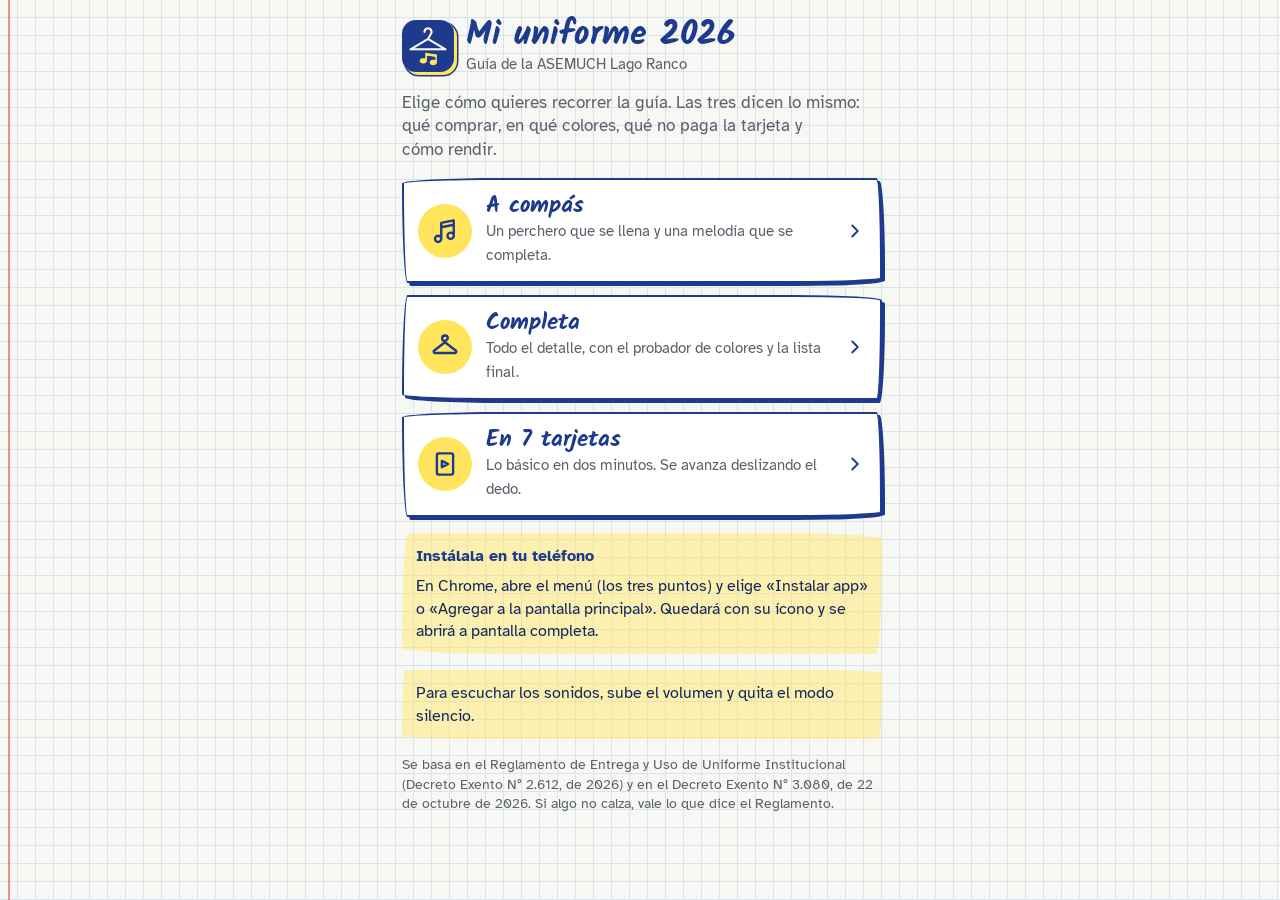
<file: index.html>
<!doctype html>
<html lang="es">
<head>
<meta charset="utf-8">
<meta name="viewport" content="width=device-width, initial-scale=1, viewport-fit=cover">
<title>Mi uniforme 2026</title>
<meta name="description" content="Guía interactiva de la ASEMUCH Lago Ranco para comprar el uniforme institucional 2026.">
<meta name="theme-color" content="#F7F8F3">
<link rel="manifest" href="manifest.webmanifest">
<link rel="icon" type="image/png" href="icons/favicon.png">
<link rel="apple-touch-icon" href="icons/apple-touch-icon.png">
<meta name="mobile-web-app-capable" content="yes">
<meta name="apple-mobile-web-app-capable" content="yes">
<meta name="apple-mobile-web-app-status-bar-style" content="default">
<meta name="apple-mobile-web-app-title" content="Mi uniforme">
<link rel="stylesheet" href="fonts/fonts.css">
<style>
:root { color-scheme: light; --paper: #F7F8F3; --grid: #D9E3EE; --ink: #1E3A8C; --ink2: #13265E; --graphite: #5B606B; --margin: #E0675E; --hl: #FFE45C;
  --sketch: 255px 14px 225px 14px / 14px 225px 14px 255px; --sketch2: 14px 225px 14px 255px / 255px 14px 225px 14px; --ease-out: cubic-bezier(0.23, 1, 0.32, 1); }
[hidden] { display: none !important; }
* { box-sizing: border-box; }
html, body { min-height: 100%; }
body { margin: 0; color: var(--ink2); font-family: "Atkinson Hyperlegible", "Segoe UI", system-ui, sans-serif; font-size: 17px; line-height: 1.4; -webkit-font-smoothing: antialiased;
  background-color: var(--paper); background-image: linear-gradient(var(--grid) 1px, transparent 1px), linear-gradient(90deg, var(--grid) 1px, transparent 1px); background-size: 18px 18px; background-position: -1px -1px; }
body::before { content: ""; position: fixed; top: 0; bottom: 0; left: max(8px, env(safe-area-inset-left, 0px)); width: 1.5px; background: var(--margin); opacity: .7; pointer-events: none; }
main { max-width: 520px; margin: 0 auto; padding: calc(18px + env(safe-area-inset-top, 0px)) max(18px, env(safe-area-inset-right, 0px)) calc(20px + env(safe-area-inset-bottom, 0px)) max(22px, env(safe-area-inset-left, 0px)); display: flex; flex-direction: column; gap: 16px; }
.brand { display: flex; align-items: center; gap: 12px; }
.brand img { width: 52px; height: 52px; border-radius: 14px; box-shadow: 3px 3px 0 var(--hl), 3px 3px 0 1.5px var(--ink); }
.brand small { display: block; color: var(--graphite); font-size: 15px; }
h1 { font-family: "Kalam", cursive; font-weight: 700; font-size: 34px; line-height: 1.05; margin: 0; color: var(--ink); }
p { margin: 0; text-wrap: pretty; }
.lead { color: var(--graphite); }
.pick { display: flex; flex-direction: column; gap: 12px; }
.card { display: flex; align-items: center; gap: 14px; text-decoration: none; color: inherit; background: #fff; border: 2px solid var(--ink); border-radius: var(--sketch); padding: 14px; box-shadow: 3px 3px 0 var(--ink); transition: transform 120ms var(--ease-out), box-shadow 120ms var(--ease-out); -webkit-tap-highlight-color: transparent; }
.card:nth-child(2) { border-radius: var(--sketch2); }
.card:active { transform: translate(2px, 2px); box-shadow: 1px 1px 0 var(--ink); }
.card .art { width: 54px; height: 54px; flex: none; display: grid; place-items: center; border-radius: 50%; background: var(--hl); color: var(--ink); }
.card .art svg { width: 30px; height: 30px; }
.card b { display: block; font-family: "Kalam", cursive; font-size: 23px; line-height: 1.1; color: var(--ink); }
.card span.s { font-size: 15px; color: var(--graphite); }
.card .go { margin-left: auto; color: var(--ink); flex: none; }
.box { border-radius: var(--sketch2); background: rgba(255, 228, 92, .45); padding: 12px 14px; display: flex; flex-direction: column; gap: 8px; font-size: 16px; }
.box b { color: var(--ink); }
.install { align-self: flex-start; min-height: 48px; border: 0; border-radius: var(--sketch); background: var(--ink); color: #fff; font: inherit; font-weight: 700; padding: 0 18px; box-shadow: 3px 3px 0 var(--hl), 3px 3px 0 1.5px var(--ink); cursor: pointer; }
.install:active { transform: translate(2px, 2px); }
footer { color: var(--graphite); font-size: 14px; }
:focus-visible { outline: 3px solid var(--hl); outline-offset: 2px; box-shadow: 0 0 0 5px var(--ink); }
@media (hover: hover) and (pointer: fine) { .card:hover { background: rgba(255, 228, 92, .3); } }
@media (prefers-reduced-motion: reduce) { .card:active, .install:active { transform: none; } }
</style>
</head>
<body>
<main>
  <div class="brand"><img src="icons/icon-192.png" alt=""><div><h1>Mi uniforme 2026</h1><small>Guía de la ASEMUCH Lago Ranco</small></div></div>
  <p class="lead">Elige cómo quieres recorrer la guía. Las tres dicen lo mismo: qué comprar, en qué colores, qué no paga la tarjeta y cómo rendir.</p>
  <div class="pick">
    <a class="card" href="compas.html"><span class="art"><svg viewBox="0 0 24 24" fill="none" stroke="currentColor" stroke-width="1.9" stroke-linecap="round" stroke-linejoin="round" aria-hidden="true"><path d="M9 18.25a2.5 2.5 0 1 1-2.5-2.5A2.5 2.5 0 0 1 9 18.25zM9 18.25V5.5l10-2v12.25M19 15.75a2.5 2.5 0 1 1-2.5-2.5 2.5 2.5 0 0 1 2.5 2.5zM9 9l10-2"/></svg></span><span><b>A compás</b><span class="s">Un perchero que se llena y una melodía que se completa.</span></span><svg class="go" width="22" height="22" viewBox="0 0 24 24" fill="none" stroke="currentColor" stroke-width="2" stroke-linecap="round" stroke-linejoin="round" aria-hidden="true"><path d="M9 6l6 6-6 6"/></svg></a>
    <a class="card" href="completa.html"><span class="art"><svg viewBox="0 0 24 24" fill="none" stroke="currentColor" stroke-width="1.9" stroke-linecap="round" stroke-linejoin="round" aria-hidden="true"><path d="M12 7.25a2.25 2.25 0 1 1 2.25-2.25c0 1.3-2.25 1.6-2.25 3.25M12 8.25l-8.6 6.6c-.8.6-.4 1.9.6 1.9h16c1 0 1.4-1.3.6-1.9z"/></svg></span><span><b>Completa</b><span class="s">Todo el detalle, con el probador de colores y la lista final.</span></span><svg class="go" width="22" height="22" viewBox="0 0 24 24" fill="none" stroke="currentColor" stroke-width="2" stroke-linecap="round" stroke-linejoin="round" aria-hidden="true"><path d="M9 6l6 6-6 6"/></svg></a>
    <a class="card" href="simple.html"><span class="art"><svg viewBox="0 0 24 24" fill="none" stroke="currentColor" stroke-width="1.9" stroke-linecap="round" stroke-linejoin="round" aria-hidden="true"><path d="M7 3.5h10a1.5 1.5 0 0 1 1.5 1.5v14a1.5 1.5 0 0 1-1.5 1.5H7A1.5 1.5 0 0 1 5.5 19V5A1.5 1.5 0 0 1 7 3.5zM9.5 9.5l5 2.5-5 2.5z"/></svg></span><span><b>En 7 tarjetas</b><span class="s">Lo básico en dos minutos. Se avanza deslizando el dedo.</span></span><svg class="go" width="22" height="22" viewBox="0 0 24 24" fill="none" stroke="currentColor" stroke-width="2" stroke-linecap="round" stroke-linejoin="round" aria-hidden="true"><path d="M9 6l6 6-6 6"/></svg></a>
  </div>
  <div class="box" id="howto" hidden>
    <b>Instálala en tu teléfono</b>
    <span id="howto-txt"></span>
    <button type="button" class="install" id="install" hidden>Instalar en este teléfono</button>
  </div>
  <div class="box"><span>Para escuchar los sonidos, sube el volumen y quita el modo silencio.</span></div>
  <footer>Se basa en el Reglamento de Entrega y Uso de Uniforme Institucional (Decreto Exento N° 2.612, de 2026) y en el Decreto Exento N° 3.080, de 22 de octubre de 2026. Si algo no calza, vale lo que dice el Reglamento.</footer>
</main>
<script>
(function () {
  "use strict";
  var standalone = (window.matchMedia && window.matchMedia("(display-mode: standalone)").matches) || window.navigator.standalone === true;
  var ua = navigator.userAgent || "", ios = /iPhone|iPad|iPod/.test(ua) || (navigator.platform === "MacIntel" && navigator.maxTouchPoints > 1);
  var box = document.getElementById("howto"), txt = document.getElementById("howto-txt"), btn = document.getElementById("install"), deferred = null;
  if (!standalone) {
    box.hidden = false;
    txt.textContent = ios
      ? "En Safari, toca el botón Compartir (el cuadrado con la flecha hacia arriba) y elige «Agregar a inicio». Quedará con su ícono y se abrirá a pantalla completa."
      : "En Chrome, abre el menú (los tres puntos) y elige «Instalar app» o «Agregar a la pantalla principal». Quedará con su ícono y se abrirá a pantalla completa.";
  }
  window.addEventListener("beforeinstallprompt", function (e) {
    e.preventDefault(); deferred = e; btn.hidden = false;
    txt.textContent = "Toca el botón y quedará con su ícono, a pantalla completa y funcionando sin internet.";
  });
  btn.addEventListener("click", function () {
    if (!deferred) return;
    deferred.prompt();
    deferred.userChoice.then(function () { deferred = null; btn.hidden = true; });
  });
  window.addEventListener("appinstalled", function () { box.hidden = true; });
  if ("serviceWorker" in navigator) window.addEventListener("load", function () { navigator.serviceWorker.register("sw.js").catch(function () {}); });
})();
</script>
</body>
</html>
</file>
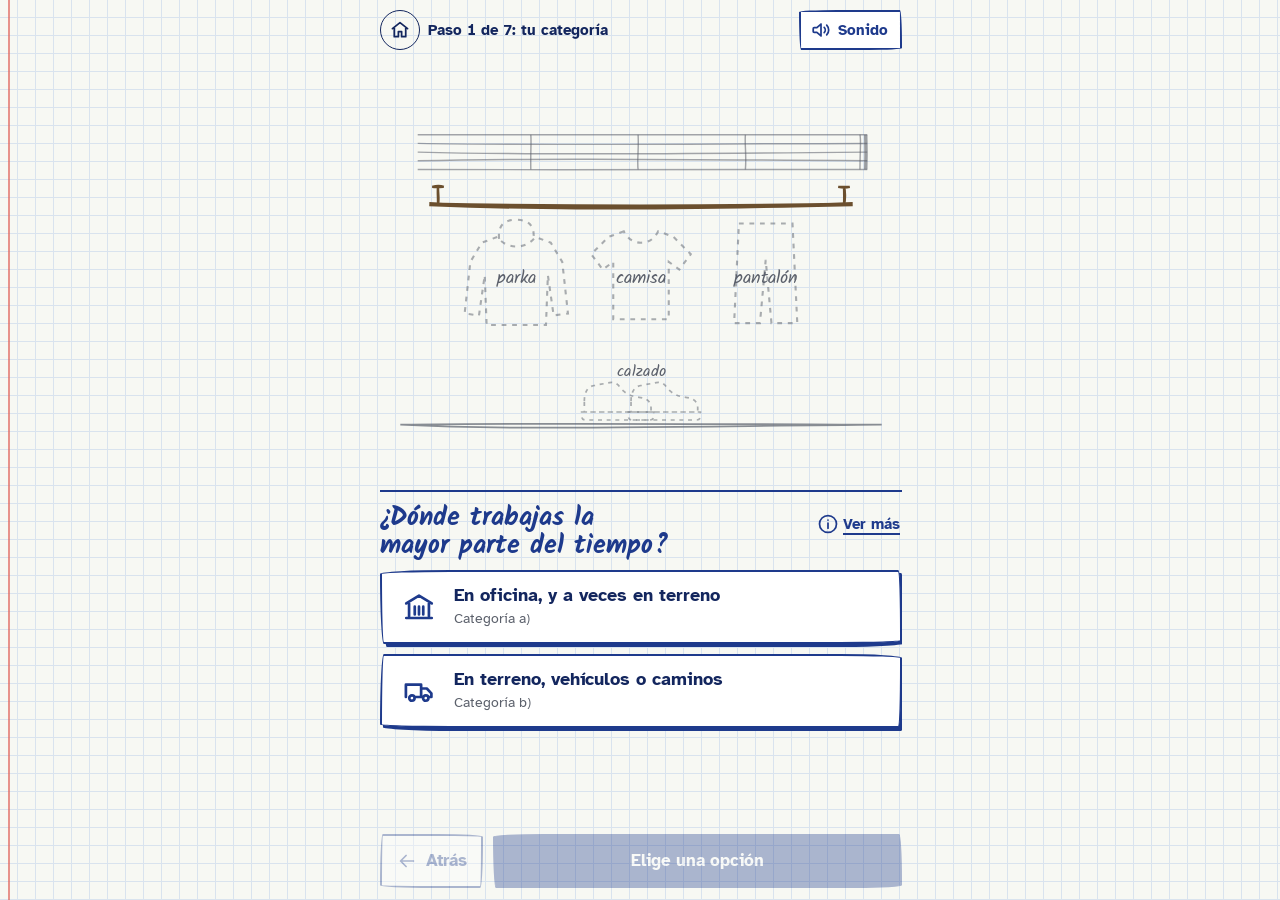
<file: compas.html>
<!doctype html>
<html lang="es">
<head>
<meta charset="utf-8">
<meta name="viewport" content="width=device-width, initial-scale=1, viewport-fit=cover">
<title>Mi uniforme, a compás</title>
<meta name="theme-color" content="#F7F8F3">
<link rel="manifest" href="manifest.webmanifest">
<link rel="icon" type="image/png" href="icons/favicon.png">
<link rel="apple-touch-icon" href="icons/apple-touch-icon.png">
<meta name="mobile-web-app-capable" content="yes">
<meta name="apple-mobile-web-app-capable" content="yes">
<meta name="apple-mobile-web-app-status-bar-style" content="default">
<meta name="apple-mobile-web-app-title" content="Mi uniforme">
<link rel="stylesheet" href="fonts/fonts.css">
<style>.homebtn{width:40px;height:40px;border-radius:50%;border:1.5px solid currentColor;display:grid;place-items:center;color:inherit;flex:none;text-decoration:none;-webkit-tap-highlight-color:transparent;transition:transform 140ms cubic-bezier(0.23,1,0.32,1)}.homebtn:active{transform:scale(.94)}.hwrap{display:flex;align-items:center;gap:8px;min-width:0}</style>
</head>
<body>
<style>
/* "A compás", versión cuaderno de croquis.
   Una sola pantalla: escena arriba (partitura + perchero), panel de altura fija, botones siempre visibles.
   Papel cuadriculado de cuaderno, tinta de lápiz pasta azul, color de lápiz corrido y destacador amarillo para lo marcado.
   Todo cae en el próximo tiempo de un vals (negra = 0,3 s). Una sola apariencia, a propósito. */
:root {
  color-scheme: light;
  --paper: #F7F8F3;
  --grid: #D9E3EE;
  --ink: #1E3A8C;
  --ink2: #13265E;
  --graphite: #5B606B;
  --margin: #E0675E;
  --hl: #FFE45C;
  --kraft: #DCC39A;
  --ok: #237A47; --okBg: #DFF1E5;
  --warn: #9A5B00; --warnBg: #FBE9C2;
  --bad: #B3261E; --badBg: #FADAD6;
  --hand: "Kalam", "Comic Neue", cursive;
  --body: "Atkinson Hyperlegible", "Segoe UI", system-ui, -apple-system, sans-serif;
  --ease-out: cubic-bezier(0.23, 1, 0.32, 1);
  --ease-drawer: cubic-bezier(0.32, 0.72, 0, 1);
  --pendulum: cubic-bezier(0.45, 0, 0.55, 1);
  --sketch: 255px 14px 225px 14px / 14px 225px 14px 255px;
  --sketch2: 14px 225px 14px 255px / 255px 14px 225px 14px;
}
[hidden] { display: none !important; }
* { box-sizing: border-box; }
html, body { height: 100%; }
body {
  margin: 0; overflow: hidden; color: var(--ink2); font-family: var(--body); font-size: 17px; line-height: 1.4; -webkit-font-smoothing: antialiased;
  background-color: var(--paper);
  background-image: linear-gradient(var(--grid) 1px, transparent 1px), linear-gradient(90deg, var(--grid) 1px, transparent 1px);
  background-size: 18px 18px; background-position: -1px -1px;
}
body::before { content: ""; position: fixed; top: 0; bottom: 0; left: max(8px, env(safe-area-inset-left, 0px)); width: 1.5px; background: var(--margin); opacity: .7; pointer-events: none; }
.app {
  height: 100vh; height: 100dvh; height: var(--app-h, 100dvh); max-width: 560px; margin: 0 auto; display: grid;
  grid-template-rows: auto minmax(150px, 1fr) var(--panelH) auto;
  --panelH: clamp(272px, 45dvh, 336px);
  padding: env(safe-area-inset-top, 0px) max(18px, env(safe-area-inset-right, 0px)) 0 max(20px, env(safe-area-inset-left, 0px));
}
h2 { font-family: var(--hand); font-weight: 700; font-size: clamp(21px, 3.5dvh, 26px); line-height: 1.08; margin: 0; color: var(--ink); text-wrap: balance; }
p { margin: 0; text-wrap: pretty; }
button { font: inherit; color: inherit; cursor: pointer; -webkit-tap-highlight-color: transparent; touch-action: manipulation;
  transition: transform 140ms var(--ease-out), background-color 200ms ease, border-color 200ms ease, box-shadow 200ms ease, color 200ms ease, opacity 200ms ease; }
button:active { transform: scale(.97); }
:focus-visible { outline: 3px solid var(--hl); outline-offset: 2px; box-shadow: 0 0 0 5px var(--ink); }
svg { display: block; }
.ico { width: 22px; height: 22px; flex: none; }

/* Encabezado */
.hdr { display: flex; justify-content: space-between; align-items: center; gap: 10px; padding-top: 8px; min-height: 52px; }
.where { font-weight: 700; font-size: 15px; font-variant-numeric: tabular-nums; }
.sound { display: inline-flex; align-items: center; gap: 6px; height: 40px; border-radius: var(--sketch); border: 2px solid var(--ink); background: #fff; padding: 0 12px 0 9px; font-size: 15px; font-weight: 700; color: var(--ink); flex: none; }
.sound[aria-pressed="false"] { color: var(--graphite); border-color: var(--graphite); background: transparent; }

/* Escena */
.scene { position: relative; min-height: 0; }
#scene { position: absolute; inset: 0; width: 100%; height: 100%; overflow: visible; }
.ghost { transition: opacity 220ms ease; }
.slot.on .ghost { opacity: 0; }
.gar { opacity: 0; transition: opacity 180ms ease; transform-box: fill-box; transform-origin: 50% 0%; }
.slot.on .gar { opacity: 1; }
.fill { transition: fill 320ms ease; }
.prop { opacity: 0; transform: translateY(-10px); transform-box: fill-box; transition: opacity 240ms var(--ease-out), transform 420ms cubic-bezier(0.34, 1.3, 0.64, 1); }
.prop.on { opacity: 1; transform: none; }
.rc { clip-path: inset(0 0 100% 0); transition: clip-path 600ms var(--ease-out); }
.rc.on { clip-path: inset(0 0 0 0); }
.stamp { opacity: 0; transform: scale(.5) rotate(-20deg); transform-box: fill-box; transform-origin: center; transition: opacity 140ms ease, transform 260ms cubic-bezier(0.34, 1.4, 0.64, 1); }
.stamp.on { opacity: 1; transform: none; }
#vt { opacity: 0; transition: opacity 180ms ease; }
#vt.on { opacity: 1; }
#vtag { transform-box: fill-box; transform-origin: 50% 0%; transform: rotate(5deg); }
@keyframes drop { 0% { opacity: 0; transform: translateY(-12px) rotate(-14deg); animation-timing-function: var(--ease-out); } 45% { opacity: 1; transform: translateY(0) rotate(11deg); animation-timing-function: var(--pendulum); } 75% { transform: rotate(3deg); animation-timing-function: var(--pendulum); } 100% { transform: rotate(5deg); } }
@keyframes sway { 0% { transform: rotate(-6deg); animation-timing-function: var(--pendulum); } 45% { transform: rotate(10deg); animation-timing-function: var(--pendulum); } 75% { transform: rotate(3.5deg); animation-timing-function: var(--pendulum); } 100% { transform: rotate(5deg); } }
#vtag.drop { animation: drop 560ms both; }
#vtag.sway { animation: sway 460ms both; }
.note { transition: opacity 300ms ease; }
.note.dim { opacity: .22; }
.nh { transform-box: fill-box; transform-origin: center; }
@keyframes noteIn { from { opacity: 0; transform: translateY(4px) scale(.6); } }
.note.new .nh { animation: noteIn 300ms cubic-bezier(0.34, 1.4, 0.64, 1) both; }
#hl { clip-path: inset(0 100% 0 0); transition: clip-path 200ms ease; }
#hl.on { clip-path: inset(0 0 0 0); transition: clip-path 1800ms linear; }

/* Panel de altura fija: cada paso cabe aquí */
.panel { position: relative; min-height: 0; overflow: hidden; border-top: 2px solid var(--ink); }
.panel::before { content: ""; position: absolute; top: -2px; left: 0; right: 0; height: 2px; background: repeating-linear-gradient(90deg, transparent 0 7px, var(--paper) 7px 9px); }
.pv { position: absolute; inset: 0; padding: 12px 0 8px; display: flex; flex-direction: column; gap: 10px; overflow-y: auto; scrollbar-width: thin; }
.ph { display: flex; justify-content: space-between; align-items: flex-start; gap: 10px; }
.more { flex: none; border: 0; background: none; padding: 0 2px; min-height: 40px; display: inline-flex; align-items: center; gap: 4px; font-weight: 700; font-size: 15px; color: var(--ink); text-decoration: underline; text-decoration-thickness: 1.5px; text-underline-offset: 4px; }
.lead { color: var(--graphite); font-size: 16px; }
.beat { animation: rise 300ms var(--ease-out) both; animation-delay: calc(var(--d, 0s) + var(--k, 0) * 300ms); }
@keyframes rise { from { opacity: 0; transform: translateY(6px); } }
.opt { width: 100%; text-align: left; border: 2px solid var(--ink); border-radius: var(--sketch); background: #fff; padding: 12px 14px; display: flex; align-items: center; gap: 12px; box-shadow: 3px 3px 0 var(--ink); transition: transform 120ms var(--ease-out), box-shadow 120ms var(--ease-out), background-color 200ms ease; }
.opt:nth-of-type(2n) { border-radius: var(--sketch2); }
.opt:active { transform: translate(2px, 2px); box-shadow: 1px 1px 0 var(--ink); }
.opt[aria-pressed="true"] { background: var(--hl); }
.opt .art { width: 46px; height: 46px; display: grid; place-items: center; flex: none; color: var(--ink); }
.opt .art .ico { width: 34px; height: 34px; }
.opt b { display: block; font-size: 18px; line-height: 1.15; color: var(--ink2); }
.opt small { font-size: 14px; color: var(--graphite); }
.list { display: flex; flex-direction: column; gap: 6px; }
.li { display: flex; align-items: center; gap: 10px; font-size: 16px; }
.li .sw { width: 26px; height: 26px; border-radius: 50%; flex: none; border: 2px solid var(--ink); }
.li b { font-weight: 700; }
.li span.s { color: var(--graphite); font-size: 14px; display: block; }
.note-box { display: flex; align-items: flex-start; gap: 10px; font-size: 15px; padding: 9px 12px; border-radius: var(--sketch2); background: rgba(255, 228, 92, .45); }
.note-box .ico { color: var(--ink); margin-top: 1px; }
.two { display: grid; grid-template-columns: 1fr 1fr; gap: 10px; }
.big { min-height: 50px; border-radius: var(--sketch); border: 2px solid var(--ink); background: #fff; font-weight: 700; color: var(--ink2); display: flex; align-items: center; justify-content: center; gap: 8px; box-shadow: 2px 2px 0 var(--ink); }
.big:nth-child(2) { border-radius: var(--sketch2); }
.big[aria-pressed="true"] { background: var(--hl); }
.q { font-weight: 700; }
.res { border-left: 4px solid var(--graphite); padding: 8px 12px; display: flex; align-items: flex-start; gap: 8px; font-size: 16px; background: rgba(255,255,255,.75); transition: background-color 240ms ease, border-color 240ms ease; }
.res .ico { margin-top: 1px; }
.res.ok { border-color: var(--ok); background: var(--okBg); } .res.ok .ico { color: var(--ok); }
.res.warn { border-color: var(--warn); background: var(--warnBg); } .res.warn .ico { color: var(--warn); }
.res.bad { border-color: var(--bad); background: var(--badBg); } .res.bad .ico { color: var(--bad); }
.res.hold { border-color: #9C3D10; background: #FBE0CF; } .res.hold .ico { color: #9C3D10; }
.chips { display: grid; grid-template-columns: repeat(5, minmax(0, 1fr)); gap: 5px; }
.chip { border: 2px solid var(--ink); background: #fff; border-radius: var(--sketch); min-height: 42px; padding: 0 2px; font-weight: 700; font-size: 13px; letter-spacing: -0.01em; color: var(--ink2); }
.chip:nth-child(2n) { border-radius: var(--sketch2); }
.chip[aria-pressed="true"] { background: var(--hl); box-shadow: 2px 2px 0 var(--ink); }
.dots { display: grid; grid-template-columns: repeat(5, minmax(0, 1fr)); gap: 4px 4px; }
.dt { border: 0; background: none; display: flex; flex-direction: column; align-items: center; gap: 2px; font-size: 12.5px; padding: 2px 0; color: var(--ink2); min-height: 44px; }
.dt:active { transform: none; }
.dt .c { width: 34px; height: 34px; border-radius: 50%; border: 2px solid var(--ink); transition: transform 220ms var(--ease-out), box-shadow 200ms ease; }
.dt:active .c { transform: scale(.88); }
.dt[aria-pressed="true"] { font-weight: 700; }
.dt[aria-pressed="true"] .c { transform: scale(1.1); box-shadow: 0 0 0 3px var(--paper), 0 0 0 6px var(--hl), 0 0 0 7.5px var(--ink); }
.tiles { display: grid; grid-template-columns: repeat(4, minmax(0, 1fr)); gap: 6px; }
.tile { position: relative; border: 2px solid var(--ink); border-radius: var(--sketch); background: #fff; padding: 8px 2px 6px; display: flex; flex-direction: column; align-items: center; gap: 4px; font-size: 12.5px; font-weight: 700; line-height: 1.1; text-align: center; min-height: 72px; color: var(--ink2); }
.tile:nth-child(2n) { border-radius: var(--sketch2); }
.tile .ico { width: 26px; height: 26px; color: var(--ink); }
.tile[aria-pressed="true"] { background: var(--badBg); border-color: var(--bad); }
.tile[aria-pressed="true"]::after { content: ""; position: absolute; left: 10%; right: 10%; top: 50%; height: 2.5px; background: var(--bad); transform: rotate(-24deg); border-radius: 2px; }
.steps { display: grid; grid-template-columns: 1fr 1fr; gap: 8px; }
.st { display: flex; gap: 8px; align-items: flex-start; font-size: 14.5px; line-height: 1.25; }
.st .n { width: 30px; height: 30px; border-radius: 50%; border: 2px solid var(--ink); display: grid; place-items: center; font-family: var(--hand); font-weight: 700; font-size: 18px; color: var(--ink); flex: none; background: #fff; }
.st b { display: block; font-size: 15.5px; }
.st span.s { color: var(--graphite); }
.checks { display: flex; flex-direction: column; gap: 5px; }
.ck { display: flex; align-items: center; gap: 10px; min-height: 44px; padding: 4px 4px; cursor: pointer; font-size: 16px; -webkit-tap-highlight-color: transparent; touch-action: manipulation; border-radius: 10px; transition: background-color 200ms ease; }
.ck input { position: absolute; opacity: 0; width: 1px; height: 1px; }
.ck .box { width: 30px; height: 30px; border-radius: 7px 9px 6px 10px; border: 2.5px solid var(--ink); display: grid; place-items: center; color: var(--ink); flex: none; background: #fff; transition: transform 140ms var(--ease-out), background-color 200ms ease; }
.ck:active .box { transform: scale(.9); }
.ck .box .ico { width: 26px; height: 26px; }
.ck .box .ico path { stroke-width: 3; stroke-dasharray: 21; stroke-dashoffset: 21; transition: stroke-dashoffset 120ms ease; }
.ck:has(input:checked) .box { background: var(--hl); }
.ck:has(input:checked) .box .ico path { stroke-dashoffset: 0; transition: stroke-dashoffset 240ms var(--ease-out) 40ms; }
.ck:has(input:checked) .t { text-decoration: line-through; text-decoration-color: rgba(30, 58, 140, .45); text-decoration-thickness: 2px; color: var(--graphite); }
.ck:has(input:focus-visible) { outline: 3px solid var(--hl); outline-offset: 1px; }

/* Botones de abajo */
.nav { display: flex; gap: 10px; padding-block: 8px calc(12px + env(safe-area-inset-bottom, 0px)); }
.nb { min-height: 54px; border-radius: var(--sketch2); border: 2px solid var(--ink); background: #fff; padding: 0 14px; font-weight: 700; font-size: 17px; color: var(--ink); display: inline-flex; align-items: center; justify-content: center; gap: 8px; }
.nb.primary { flex: 1; border-radius: var(--sketch); background: var(--ink); color: #fff; box-shadow: 3px 3px 0 var(--hl), 3px 3px 0 1.5px var(--ink); }
.nb.primary:active { transform: translate(2px, 2px); box-shadow: 1px 1px 0 var(--hl), 1px 1px 0 1.5px var(--ink); }
.nb .ico { transition: transform 200ms var(--ease-out); }
.nb:disabled { opacity: .35; cursor: default; box-shadow: none; }
.nb:disabled:active { transform: none; }

/* Hoja de detalle */
.scrim { position: fixed; inset: 0; background: rgba(19, 38, 94, .45); z-index: 20; opacity: 0; transition: opacity 200ms ease; }
.scrim[data-open] { opacity: 1; transition-duration: 300ms; }
.sheet { position: fixed; left: 0; right: 0; bottom: 0; z-index: 21; display: flex; justify-content: center; pointer-events: none; }
.sheet-in { pointer-events: auto; width: 100%; max-width: 580px; max-height: 82vh; overflow-y: auto; overscroll-behavior: contain; background: #fff; border-radius: 24px 24px 0 0; padding: 0 max(22px, env(safe-area-inset-right, 0px)) calc(20px + env(safe-area-inset-bottom, 0px)) max(22px, env(safe-area-inset-left, 0px)); display: flex; flex-direction: column; gap: 12px; font-size: 17px; box-shadow: 0 -12px 40px rgba(19, 38, 94, .25); border-top: 3px solid var(--ink); transform: translateY(100%); transition: transform 420ms var(--ease-drawer); }
.sheet[data-open] .sheet-in { transform: translateY(0); }
.sheet[data-closing] .sheet-in { transition-duration: 240ms; }
.sheet-hd { display: flex; flex-direction: column; gap: 10px; padding-top: 10px; touch-action: none; cursor: grab; user-select: none; -webkit-user-select: none; }
.sheet-in ul { margin: 0; padding-left: 22px; display: flex; flex-direction: column; gap: 6px; }
.sheet-in li::marker { color: var(--ink); }
.grab { width: 44px; height: 5px; border-radius: 5px; background: #CBD5E3; align-self: center; }
.src { font-size: 14px; color: var(--graphite); border-top: 1.5px dashed #CBD5E3; padding-top: 10px; }

/* Teléfonos bajos: todo un poco más compacto para que el paso quepa sin desplazar */
@media (max-height: 700px) {
  .app { --panelH: clamp(272px, 49dvh, 336px); }
  .hdr { min-height: 46px; padding-top: 4px; }
  .pv { gap: 7px; padding-top: 9px; }
  .opt { padding: 8px 12px; } .opt .art { width: 36px; height: 36px; } .opt .art .ico { width: 28px; height: 28px; } .opt b { font-size: 16.5px; }
  .ck { min-height: 38px; font-size: 15.5px; } .ck .box { width: 27px; height: 27px; } .checks { gap: 2px; }
  .tile { min-height: 60px; font-size: 12px; padding-top: 6px; } .tile .ico { width: 23px; height: 23px; }
  .dt .c { width: 30px; height: 30px; } .dt { min-height: 40px; font-size: 12px; }
  .chip, .big { min-height: 40px; } .note-box { font-size: 14px; padding: 6px 10px; }
  .li { font-size: 15px; } .li .sw { width: 22px; height: 22px; } .lead { font-size: 15px; }
  .res { font-size: 15px; padding: 6px 10px; } .st { font-size: 13.5px; } .st b { font-size: 14.5px; }
  .nb { min-height: 50px; } .more { min-height: 36px; }
}
@media (hover: hover) and (pointer: fine) {
  .opt:hover:not([aria-pressed="true"]), .big:hover:not([aria-pressed="true"]), .chip:hover:not([aria-pressed="true"]), .tile:hover:not([aria-pressed="true"]) { background: rgba(255, 228, 92, .35); }
  .dt:hover:not([aria-pressed="true"]) .c { transform: scale(1.06); }
  .nb.primary:not(:disabled):hover .ico { transform: translateX(3px); }
  .ck:hover { background: rgba(255, 255, 255, .7); }
}
@media (prefers-reduced-motion: reduce) {
  @keyframes rise { from { opacity: 0; } }
  @keyframes noteIn { from { opacity: 0; } }
  @keyframes drop { from { opacity: 0; transform: rotate(5deg); } to { opacity: 1; transform: rotate(5deg); } }
  @keyframes sway { from { opacity: .4; transform: rotate(5deg); } to { opacity: 1; transform: rotate(5deg); } }
  .prop { transform: none; }
  .rc { clip-path: none; opacity: 0; transition: opacity 300ms ease; } .rc.on { opacity: 1; }
  #hl, #hl.on { clip-path: none; transition: opacity 400ms ease; } #hl { opacity: 0; } #hl.on { opacity: 1; }
  button:active, .opt:active, .nb.primary:active, .dt:active .c, .ck:active .box { transform: none; }
  .dt[aria-pressed="true"] .c { transform: none; }
  .sheet-in { transform: none; opacity: 0; transition: opacity 200ms ease; }
  .sheet[data-open] .sheet-in { transform: none; opacity: 1; }
}
</style>

<div class="app">
  <div class="hdr"><span class="hwrap"><a class="homebtn" href="./" aria-label="Volver a la portada"><svg viewBox="0 0 24 24" width="22" height="22" fill="none" stroke="currentColor" stroke-width="1.9" stroke-linecap="round" stroke-linejoin="round" aria-hidden="true"><path d="M3.75 10.5L12 4l8.25 6.5M5.75 9v10.25h4.5v-5.5h3.5v5.5h4.5V9"/></svg></a><span class="where" id="where">Paso 1 de 7: tu categoría</span></span><button type="button" class="sound" id="sound" aria-pressed="true"></button></div>
  <div class="scene">
    <svg id="scene" viewBox="0 -12 360 236" preserveAspectRatio="xMidYMid meet" role="img" aria-label="Croquis: una partitura que se escribe y un perchero que se llena a medida que avanzas">
      <defs><clipPath id="half"><rect x="62" y="-20" width="70" height="150"/></clipPath></defs>
      <rect id="hl" x="22" y="7" width="316" height="34" rx="9" fill="#FFE45C" opacity=".75"/>
      <g id="staff"></g>
      <g id="notes"></g>
      <g id="rig"></g>
      <g id="slots"></g>
      <g id="props"></g>
      <g id="vt"><g id="vtag">
        <path d="M0 0V14" stroke="#1E3A8C" stroke-width="1.4"/>
        <path id="vshape" d="M0 10L22 21V56H-22V21Z" fill="#DFF1E5" stroke="#1E3A8C" stroke-width="1.8" stroke-linejoin="round"/>
        <circle cx="0" cy="20" r="2.6" fill="#F7F8F3" stroke="#1E3A8C" stroke-width="1.2"/>
        <text id="vtext" x="0" y="45" font-size="13" font-weight="700" text-anchor="middle" fill="#237A47" font-family="Kalam, cursive">Sirve</text>
      </g></g>
    </svg>
  </div>
  <div class="panel" id="panel"></div>
  <div class="nav">
    <button type="button" class="nb" id="prev">Atrás</button>
    <button type="button" class="nb primary" id="next">Siguiente paso</button>
  </div>
</div>

<div class="scrim" id="scrim" hidden></div>
<div class="sheet" id="sheet" role="dialog" aria-modal="true" aria-labelledby="sh-t" hidden>
  <div class="sheet-in" id="sheet-in">
    <div class="sheet-hd" id="sheet-hd"><div class="grab" aria-hidden="true"></div><h2 id="sh-t"></h2></div>
    <div id="sh-b" style="display:flex;flex-direction:column;gap:10px"></div>
    <p class="src" id="sh-s"></p>
    <button type="button" class="nb primary" id="sh-x">Entendido</button>
  </div>
</div>

<script>
/* Rough.js 4.6.6, (c) Preet Shihn, licencia MIT: https://github.com/rough-stuff/rough */
var rough=function(){"use strict";function t(t,e,s){if(t&&t.length){const[n,o]=e,a=Math.PI/180*s,h=Math.cos(a),r=Math.sin(a);for(const e of t){const[t,s]=e;e[0]=(t-n)*h-(s-o)*r+n,e[1]=(t-n)*r+(s-o)*h+o}}}function e(t,e){return t[0]===e[0]&&t[1]===e[1]}function s(s,n,o,a=1){const h=o,r=Math.max(n,.1),i=s[0]&&s[0][0]&&"number"==typeof s[0][0]?[s]:s,c=[0,0];if(h)for(const e of i)t(e,c,h);const l=function(t,s,n){const o=[];for(const s of t){const t=[...s];e(t[0],t[t.length-1])||t.push([t[0][0],t[0][1]]),t.length>2&&o.push(t)}const a=[];s=Math.max(s,.1);const h=[];for(const t of o)for(let e=0;e<t.length-1;e++){const s=t[e],n=t[e+1];if(s[1]!==n[1]){const t=Math.min(s[1],n[1]);h.push({ymin:t,ymax:Math.max(s[1],n[1]),x:t===s[1]?s[0]:n[0],islope:(n[0]-s[0])/(n[1]-s[1])})}}if(h.sort(((t,e)=>t.ymin<e.ymin?-1:t.ymin>e.ymin?1:t.x<e.x?-1:t.x>e.x?1:t.ymax===e.ymax?0:(t.ymax-e.ymax)/Math.abs(t.ymax-e.ymax))),!h.length)return a;let r=[],i=h[0].ymin,c=0;for(;r.length||h.length;){if(h.length){let t=-1;for(let e=0;e<h.length&&!(h[e].ymin>i);e++)t=e;h.splice(0,t+1).forEach((t=>{r.push({s:i,edge:t})}))}if(r=r.filter((t=>!(t.edge.ymax<=i))),r.sort(((t,e)=>t.edge.x===e.edge.x?0:(t.edge.x-e.edge.x)/Math.abs(t.edge.x-e.edge.x))),(1!==n||c%s==0)&&r.length>1)for(let t=0;t<r.length;t+=2){const e=t+1;if(e>=r.length)break;const s=r[t].edge,n=r[e].edge;a.push([[Math.round(s.x),i],[Math.round(n.x),i]])}i+=n,r.forEach((t=>{t.edge.x=t.edge.x+n*t.edge.islope})),c++}return a}(i,r,a);if(h){for(const e of i)t(e,c,-h);!function(e,s,n){const o=[];e.forEach((t=>o.push(...t))),t(o,s,n)}(l,c,-h)}return l}function n(t,e){var n;const o=e.hachureAngle+90;let a=e.hachureGap;a<0&&(a=4*e.strokeWidth),a=Math.round(Math.max(a,.1));let h=1;return e.roughness>=1&&((null===(n=e.randomizer)||void 0===n?void 0:n.next())||Math.random())>.7&&(h=a),s(t,a,o,h||1)}class o{constructor(t){this.helper=t}fillPolygons(t,e){return this._fillPolygons(t,e)}_fillPolygons(t,e){const s=n(t,e);return{type:"fillSketch",ops:this.renderLines(s,e)}}renderLines(t,e){const s=[];for(const n of t)s.push(...this.helper.doubleLineOps(n[0][0],n[0][1],n[1][0],n[1][1],e));return s}}function a(t){const e=t[0],s=t[1];return Math.sqrt(Math.pow(e[0]-s[0],2)+Math.pow(e[1]-s[1],2))}class h extends o{fillPolygons(t,e){let s=e.hachureGap;s<0&&(s=4*e.strokeWidth),s=Math.max(s,.1);const o=n(t,Object.assign({},e,{hachureGap:s})),h=Math.PI/180*e.hachureAngle,r=[],i=.5*s*Math.cos(h),c=.5*s*Math.sin(h);for(const[t,e]of o)a([t,e])&&r.push([[t[0]-i,t[1]+c],[...e]],[[t[0]+i,t[1]-c],[...e]]);return{type:"fillSketch",ops:this.renderLines(r,e)}}}class r extends o{fillPolygons(t,e){const s=this._fillPolygons(t,e),n=Object.assign({},e,{hachureAngle:e.hachureAngle+90}),o=this._fillPolygons(t,n);return s.ops=s.ops.concat(o.ops),s}}class i{constructor(t){this.helper=t}fillPolygons(t,e){const s=n(t,e=Object.assign({},e,{hachureAngle:0}));return this.dotsOnLines(s,e)}dotsOnLines(t,e){const s=[];let n=e.hachureGap;n<0&&(n=4*e.strokeWidth),n=Math.max(n,.1);let o=e.fillWeight;o<0&&(o=e.strokeWidth/2);const h=n/4;for(const r of t){const t=a(r),i=t/n,c=Math.ceil(i)-1,l=t-c*n,u=(r[0][0]+r[1][0])/2-n/4,p=Math.min(r[0][1],r[1][1]);for(let t=0;t<c;t++){const a=p+l+t*n,r=u-h+2*Math.random()*h,i=a-h+2*Math.random()*h,c=this.helper.ellipse(r,i,o,o,e);s.push(...c.ops)}}return{type:"fillSketch",ops:s}}}class c{constructor(t){this.helper=t}fillPolygons(t,e){const s=n(t,e);return{type:"fillSketch",ops:this.dashedLine(s,e)}}dashedLine(t,e){const s=e.dashOffset<0?e.hachureGap<0?4*e.strokeWidth:e.hachureGap:e.dashOffset,n=e.dashGap<0?e.hachureGap<0?4*e.strokeWidth:e.hachureGap:e.dashGap,o=[];return t.forEach((t=>{const h=a(t),r=Math.floor(h/(s+n)),i=(h+n-r*(s+n))/2;let c=t[0],l=t[1];c[0]>l[0]&&(c=t[1],l=t[0]);const u=Math.atan((l[1]-c[1])/(l[0]-c[0]));for(let t=0;t<r;t++){const a=t*(s+n),h=a+s,r=[c[0]+a*Math.cos(u)+i*Math.cos(u),c[1]+a*Math.sin(u)+i*Math.sin(u)],l=[c[0]+h*Math.cos(u)+i*Math.cos(u),c[1]+h*Math.sin(u)+i*Math.sin(u)];o.push(...this.helper.doubleLineOps(r[0],r[1],l[0],l[1],e))}})),o}}class l{constructor(t){this.helper=t}fillPolygons(t,e){const s=e.hachureGap<0?4*e.strokeWidth:e.hachureGap,o=e.zigzagOffset<0?s:e.zigzagOffset,a=n(t,e=Object.assign({},e,{hachureGap:s+o}));return{type:"fillSketch",ops:this.zigzagLines(a,o,e)}}zigzagLines(t,e,s){const n=[];return t.forEach((t=>{const o=a(t),h=Math.round(o/(2*e));let r=t[0],i=t[1];r[0]>i[0]&&(r=t[1],i=t[0]);const c=Math.atan((i[1]-r[1])/(i[0]-r[0]));for(let t=0;t<h;t++){const o=2*t*e,a=2*(t+1)*e,h=Math.sqrt(2*Math.pow(e,2)),i=[r[0]+o*Math.cos(c),r[1]+o*Math.sin(c)],l=[r[0]+a*Math.cos(c),r[1]+a*Math.sin(c)],u=[i[0]+h*Math.cos(c+Math.PI/4),i[1]+h*Math.sin(c+Math.PI/4)];n.push(...this.helper.doubleLineOps(i[0],i[1],u[0],u[1],s),...this.helper.doubleLineOps(u[0],u[1],l[0],l[1],s))}})),n}}const u={};class p{constructor(t){this.seed=t}next(){return this.seed?(2**31-1&(this.seed=Math.imul(48271,this.seed)))/2**31:Math.random()}}const f=0,d=1,g=2,M={A:7,a:7,C:6,c:6,H:1,h:1,L:2,l:2,M:2,m:2,Q:4,q:4,S:4,s:4,T:2,t:2,V:1,v:1,Z:0,z:0};function k(t,e){return t.type===e}function b(t){const e=[],s=function(t){const e=new Array;for(;""!==t;)if(t.match(/^([ \t\r\n,]+)/))t=t.substr(RegExp.$1.length);else if(t.match(/^([aAcChHlLmMqQsStTvVzZ])/))e[e.length]={type:f,text:RegExp.$1},t=t.substr(RegExp.$1.length);else{if(!t.match(/^(([-+]?[0-9]+(\.[0-9]*)?|[-+]?\.[0-9]+)([eE][-+]?[0-9]+)?)/))return[];e[e.length]={type:d,text:`${parseFloat(RegExp.$1)}`},t=t.substr(RegExp.$1.length)}return e[e.length]={type:g,text:""},e}(t);let n="BOD",o=0,a=s[o];for(;!k(a,g);){let h=0;const r=[];if("BOD"===n){if("M"!==a.text&&"m"!==a.text)return b("M0,0"+t);o++,h=M[a.text],n=a.text}else k(a,d)?h=M[n]:(o++,h=M[a.text],n=a.text);if(!(o+h<s.length))throw new Error("Path data ended short");for(let t=o;t<o+h;t++){const e=s[t];if(!k(e,d))throw new Error("Param not a number: "+n+","+e.text);r[r.length]=+e.text}if("number"!=typeof M[n])throw new Error("Bad segment: "+n);{const t={key:n,data:r};e.push(t),o+=h,a=s[o],"M"===n&&(n="L"),"m"===n&&(n="l")}}return e}function y(t){let e=0,s=0,n=0,o=0;const a=[];for(const{key:h,data:r}of t)switch(h){case"M":a.push({key:"M",data:[...r]}),[e,s]=r,[n,o]=r;break;case"m":e+=r[0],s+=r[1],a.push({key:"M",data:[e,s]}),n=e,o=s;break;case"L":a.push({key:"L",data:[...r]}),[e,s]=r;break;case"l":e+=r[0],s+=r[1],a.push({key:"L",data:[e,s]});break;case"C":a.push({key:"C",data:[...r]}),e=r[4],s=r[5];break;case"c":{const t=r.map(((t,n)=>n%2?t+s:t+e));a.push({key:"C",data:t}),e=t[4],s=t[5];break}case"Q":a.push({key:"Q",data:[...r]}),e=r[2],s=r[3];break;case"q":{const t=r.map(((t,n)=>n%2?t+s:t+e));a.push({key:"Q",data:t}),e=t[2],s=t[3];break}case"A":a.push({key:"A",data:[...r]}),e=r[5],s=r[6];break;case"a":e+=r[5],s+=r[6],a.push({key:"A",data:[r[0],r[1],r[2],r[3],r[4],e,s]});break;case"H":a.push({key:"H",data:[...r]}),e=r[0];break;case"h":e+=r[0],a.push({key:"H",data:[e]});break;case"V":a.push({key:"V",data:[...r]}),s=r[0];break;case"v":s+=r[0],a.push({key:"V",data:[s]});break;case"S":a.push({key:"S",data:[...r]}),e=r[2],s=r[3];break;case"s":{const t=r.map(((t,n)=>n%2?t+s:t+e));a.push({key:"S",data:t}),e=t[2],s=t[3];break}case"T":a.push({key:"T",data:[...r]}),e=r[0],s=r[1];break;case"t":e+=r[0],s+=r[1],a.push({key:"T",data:[e,s]});break;case"Z":case"z":a.push({key:"Z",data:[]}),e=n,s=o}return a}function m(t){const e=[];let s="",n=0,o=0,a=0,h=0,r=0,i=0;for(const{key:c,data:l}of t){switch(c){case"M":e.push({key:"M",data:[...l]}),[n,o]=l,[a,h]=l;break;case"C":e.push({key:"C",data:[...l]}),n=l[4],o=l[5],r=l[2],i=l[3];break;case"L":e.push({key:"L",data:[...l]}),[n,o]=l;break;case"H":n=l[0],e.push({key:"L",data:[n,o]});break;case"V":o=l[0],e.push({key:"L",data:[n,o]});break;case"S":{let t=0,a=0;"C"===s||"S"===s?(t=n+(n-r),a=o+(o-i)):(t=n,a=o),e.push({key:"C",data:[t,a,...l]}),r=l[0],i=l[1],n=l[2],o=l[3];break}case"T":{const[t,a]=l;let h=0,c=0;"Q"===s||"T"===s?(h=n+(n-r),c=o+(o-i)):(h=n,c=o);const u=n+2*(h-n)/3,p=o+2*(c-o)/3,f=t+2*(h-t)/3,d=a+2*(c-a)/3;e.push({key:"C",data:[u,p,f,d,t,a]}),r=h,i=c,n=t,o=a;break}case"Q":{const[t,s,a,h]=l,c=n+2*(t-n)/3,u=o+2*(s-o)/3,p=a+2*(t-a)/3,f=h+2*(s-h)/3;e.push({key:"C",data:[c,u,p,f,a,h]}),r=t,i=s,n=a,o=h;break}case"A":{const t=Math.abs(l[0]),s=Math.abs(l[1]),a=l[2],h=l[3],r=l[4],i=l[5],c=l[6];if(0===t||0===s)e.push({key:"C",data:[n,o,i,c,i,c]}),n=i,o=c;else if(n!==i||o!==c){x(n,o,i,c,t,s,a,h,r).forEach((function(t){e.push({key:"C",data:t})})),n=i,o=c}break}case"Z":e.push({key:"Z",data:[]}),n=a,o=h}s=c}return e}function w(t,e,s){return[t*Math.cos(s)-e*Math.sin(s),t*Math.sin(s)+e*Math.cos(s)]}function x(t,e,s,n,o,a,h,r,i,c){const l=(u=h,Math.PI*u/180);var u;let p=[],f=0,d=0,g=0,M=0;if(c)[f,d,g,M]=c;else{[t,e]=w(t,e,-l),[s,n]=w(s,n,-l);const h=(t-s)/2,c=(e-n)/2;let u=h*h/(o*o)+c*c/(a*a);u>1&&(u=Math.sqrt(u),o*=u,a*=u);const p=o*o,k=a*a,b=p*k-p*c*c-k*h*h,y=p*c*c+k*h*h,m=(r===i?-1:1)*Math.sqrt(Math.abs(b/y));g=m*o*c/a+(t+s)/2,M=m*-a*h/o+(e+n)/2,f=Math.asin(parseFloat(((e-M)/a).toFixed(9))),d=Math.asin(parseFloat(((n-M)/a).toFixed(9))),t<g&&(f=Math.PI-f),s<g&&(d=Math.PI-d),f<0&&(f=2*Math.PI+f),d<0&&(d=2*Math.PI+d),i&&f>d&&(f-=2*Math.PI),!i&&d>f&&(d-=2*Math.PI)}let k=d-f;if(Math.abs(k)>120*Math.PI/180){const t=d,e=s,r=n;d=i&&d>f?f+120*Math.PI/180*1:f+120*Math.PI/180*-1,p=x(s=g+o*Math.cos(d),n=M+a*Math.sin(d),e,r,o,a,h,0,i,[d,t,g,M])}k=d-f;const b=Math.cos(f),y=Math.sin(f),m=Math.cos(d),P=Math.sin(d),v=Math.tan(k/4),S=4/3*o*v,O=4/3*a*v,L=[t,e],T=[t+S*y,e-O*b],D=[s+S*P,n-O*m],A=[s,n];if(T[0]=2*L[0]-T[0],T[1]=2*L[1]-T[1],c)return[T,D,A].concat(p);{p=[T,D,A].concat(p);const t=[];for(let e=0;e<p.length;e+=3){const s=w(p[e][0],p[e][1],l),n=w(p[e+1][0],p[e+1][1],l),o=w(p[e+2][0],p[e+2][1],l);t.push([s[0],s[1],n[0],n[1],o[0],o[1]])}return t}}const P={randOffset:function(t,e){return G(t,e)},randOffsetWithRange:function(t,e,s){return E(t,e,s)},ellipse:function(t,e,s,n,o){const a=T(s,n,o);return D(t,e,o,a).opset},doubleLineOps:function(t,e,s,n,o){return $(t,e,s,n,o,!0)}};function v(t,e,s,n,o){return{type:"path",ops:$(t,e,s,n,o)}}function S(t,e,s){const n=(t||[]).length;if(n>2){const o=[];for(let e=0;e<n-1;e++)o.push(...$(t[e][0],t[e][1],t[e+1][0],t[e+1][1],s));return e&&o.push(...$(t[n-1][0],t[n-1][1],t[0][0],t[0][1],s)),{type:"path",ops:o}}return 2===n?v(t[0][0],t[0][1],t[1][0],t[1][1],s):{type:"path",ops:[]}}function O(t,e,s,n,o){return function(t,e){return S(t,!0,e)}([[t,e],[t+s,e],[t+s,e+n],[t,e+n]],o)}function L(t,e){if(t.length){const s="number"==typeof t[0][0]?[t]:t,n=j(s[0],1*(1+.2*e.roughness),e),o=e.disableMultiStroke?[]:j(s[0],1.5*(1+.22*e.roughness),z(e));for(let t=1;t<s.length;t++){const a=s[t];if(a.length){const t=j(a,1*(1+.2*e.roughness),e),s=e.disableMultiStroke?[]:j(a,1.5*(1+.22*e.roughness),z(e));for(const e of t)"move"!==e.op&&n.push(e);for(const t of s)"move"!==t.op&&o.push(t)}}return{type:"path",ops:n.concat(o)}}return{type:"path",ops:[]}}function T(t,e,s){const n=Math.sqrt(2*Math.PI*Math.sqrt((Math.pow(t/2,2)+Math.pow(e/2,2))/2)),o=Math.ceil(Math.max(s.curveStepCount,s.curveStepCount/Math.sqrt(200)*n)),a=2*Math.PI/o;let h=Math.abs(t/2),r=Math.abs(e/2);const i=1-s.curveFitting;return h+=G(h*i,s),r+=G(r*i,s),{increment:a,rx:h,ry:r}}function D(t,e,s,n){const[o,a]=F(n.increment,t,e,n.rx,n.ry,1,n.increment*E(.1,E(.4,1,s),s),s);let h=q(o,null,s);if(!s.disableMultiStroke&&0!==s.roughness){const[o]=F(n.increment,t,e,n.rx,n.ry,1.5,0,s),a=q(o,null,s);h=h.concat(a)}return{estimatedPoints:a,opset:{type:"path",ops:h}}}function A(t,e,s,n,o,a,h,r,i){const c=t,l=e;let u=Math.abs(s/2),p=Math.abs(n/2);u+=G(.01*u,i),p+=G(.01*p,i);let f=o,d=a;for(;f<0;)f+=2*Math.PI,d+=2*Math.PI;d-f>2*Math.PI&&(f=0,d=2*Math.PI);const g=2*Math.PI/i.curveStepCount,M=Math.min(g/2,(d-f)/2),k=V(M,c,l,u,p,f,d,1,i);if(!i.disableMultiStroke){const t=V(M,c,l,u,p,f,d,1.5,i);k.push(...t)}return h&&(r?k.push(...$(c,l,c+u*Math.cos(f),l+p*Math.sin(f),i),...$(c,l,c+u*Math.cos(d),l+p*Math.sin(d),i)):k.push({op:"lineTo",data:[c,l]},{op:"lineTo",data:[c+u*Math.cos(f),l+p*Math.sin(f)]})),{type:"path",ops:k}}function _(t,e){const s=m(y(b(t))),n=[];let o=[0,0],a=[0,0];for(const{key:t,data:h}of s)switch(t){case"M":a=[h[0],h[1]],o=[h[0],h[1]];break;case"L":n.push(...$(a[0],a[1],h[0],h[1],e)),a=[h[0],h[1]];break;case"C":{const[t,s,o,r,i,c]=h;n.push(...Z(t,s,o,r,i,c,a,e)),a=[i,c];break}case"Z":n.push(...$(a[0],a[1],o[0],o[1],e)),a=[o[0],o[1]]}return{type:"path",ops:n}}function I(t,e){const s=[];for(const n of t)if(n.length){const t=e.maxRandomnessOffset||0,o=n.length;if(o>2){s.push({op:"move",data:[n[0][0]+G(t,e),n[0][1]+G(t,e)]});for(let a=1;a<o;a++)s.push({op:"lineTo",data:[n[a][0]+G(t,e),n[a][1]+G(t,e)]})}}return{type:"fillPath",ops:s}}function C(t,e){return function(t,e){let s=t.fillStyle||"hachure";if(!u[s])switch(s){case"zigzag":u[s]||(u[s]=new h(e));break;case"cross-hatch":u[s]||(u[s]=new r(e));break;case"dots":u[s]||(u[s]=new i(e));break;case"dashed":u[s]||(u[s]=new c(e));break;case"zigzag-line":u[s]||(u[s]=new l(e));break;default:s="hachure",u[s]||(u[s]=new o(e))}return u[s]}(e,P).fillPolygons(t,e)}function z(t){const e=Object.assign({},t);return e.randomizer=void 0,t.seed&&(e.seed=t.seed+1),e}function W(t){return t.randomizer||(t.randomizer=new p(t.seed||0)),t.randomizer.next()}function E(t,e,s,n=1){return s.roughness*n*(W(s)*(e-t)+t)}function G(t,e,s=1){return E(-t,t,e,s)}function $(t,e,s,n,o,a=!1){const h=a?o.disableMultiStrokeFill:o.disableMultiStroke,r=R(t,e,s,n,o,!0,!1);if(h)return r;const i=R(t,e,s,n,o,!0,!0);return r.concat(i)}function R(t,e,s,n,o,a,h){const r=Math.pow(t-s,2)+Math.pow(e-n,2),i=Math.sqrt(r);let c=1;c=i<200?1:i>500?.4:-.0016668*i+1.233334;let l=o.maxRandomnessOffset||0;l*l*100>r&&(l=i/10);const u=l/2,p=.2+.2*W(o);let f=o.bowing*o.maxRandomnessOffset*(n-e)/200,d=o.bowing*o.maxRandomnessOffset*(t-s)/200;f=G(f,o,c),d=G(d,o,c);const g=[],M=()=>G(u,o,c),k=()=>G(l,o,c),b=o.preserveVertices;return a&&(h?g.push({op:"move",data:[t+(b?0:M()),e+(b?0:M())]}):g.push({op:"move",data:[t+(b?0:G(l,o,c)),e+(b?0:G(l,o,c))]})),h?g.push({op:"bcurveTo",data:[f+t+(s-t)*p+M(),d+e+(n-e)*p+M(),f+t+2*(s-t)*p+M(),d+e+2*(n-e)*p+M(),s+(b?0:M()),n+(b?0:M())]}):g.push({op:"bcurveTo",data:[f+t+(s-t)*p+k(),d+e+(n-e)*p+k(),f+t+2*(s-t)*p+k(),d+e+2*(n-e)*p+k(),s+(b?0:k()),n+(b?0:k())]}),g}function j(t,e,s){if(!t.length)return[];const n=[];n.push([t[0][0]+G(e,s),t[0][1]+G(e,s)]),n.push([t[0][0]+G(e,s),t[0][1]+G(e,s)]);for(let o=1;o<t.length;o++)n.push([t[o][0]+G(e,s),t[o][1]+G(e,s)]),o===t.length-1&&n.push([t[o][0]+G(e,s),t[o][1]+G(e,s)]);return q(n,null,s)}function q(t,e,s){const n=t.length,o=[];if(n>3){const a=[],h=1-s.curveTightness;o.push({op:"move",data:[t[1][0],t[1][1]]});for(let e=1;e+2<n;e++){const s=t[e];a[0]=[s[0],s[1]],a[1]=[s[0]+(h*t[e+1][0]-h*t[e-1][0])/6,s[1]+(h*t[e+1][1]-h*t[e-1][1])/6],a[2]=[t[e+1][0]+(h*t[e][0]-h*t[e+2][0])/6,t[e+1][1]+(h*t[e][1]-h*t[e+2][1])/6],a[3]=[t[e+1][0],t[e+1][1]],o.push({op:"bcurveTo",data:[a[1][0],a[1][1],a[2][0],a[2][1],a[3][0],a[3][1]]})}if(e&&2===e.length){const t=s.maxRandomnessOffset;o.push({op:"lineTo",data:[e[0]+G(t,s),e[1]+G(t,s)]})}}else 3===n?(o.push({op:"move",data:[t[1][0],t[1][1]]}),o.push({op:"bcurveTo",data:[t[1][0],t[1][1],t[2][0],t[2][1],t[2][0],t[2][1]]})):2===n&&o.push(...R(t[0][0],t[0][1],t[1][0],t[1][1],s,!0,!0));return o}function F(t,e,s,n,o,a,h,r){const i=[],c=[];if(0===r.roughness){t/=4,c.push([e+n*Math.cos(-t),s+o*Math.sin(-t)]);for(let a=0;a<=2*Math.PI;a+=t){const t=[e+n*Math.cos(a),s+o*Math.sin(a)];i.push(t),c.push(t)}c.push([e+n*Math.cos(0),s+o*Math.sin(0)]),c.push([e+n*Math.cos(t),s+o*Math.sin(t)])}else{const l=G(.5,r)-Math.PI/2;c.push([G(a,r)+e+.9*n*Math.cos(l-t),G(a,r)+s+.9*o*Math.sin(l-t)]);const u=2*Math.PI+l-.01;for(let h=l;h<u;h+=t){const t=[G(a,r)+e+n*Math.cos(h),G(a,r)+s+o*Math.sin(h)];i.push(t),c.push(t)}c.push([G(a,r)+e+n*Math.cos(l+2*Math.PI+.5*h),G(a,r)+s+o*Math.sin(l+2*Math.PI+.5*h)]),c.push([G(a,r)+e+.98*n*Math.cos(l+h),G(a,r)+s+.98*o*Math.sin(l+h)]),c.push([G(a,r)+e+.9*n*Math.cos(l+.5*h),G(a,r)+s+.9*o*Math.sin(l+.5*h)])}return[c,i]}function V(t,e,s,n,o,a,h,r,i){const c=a+G(.1,i),l=[];l.push([G(r,i)+e+.9*n*Math.cos(c-t),G(r,i)+s+.9*o*Math.sin(c-t)]);for(let a=c;a<=h;a+=t)l.push([G(r,i)+e+n*Math.cos(a),G(r,i)+s+o*Math.sin(a)]);return l.push([e+n*Math.cos(h),s+o*Math.sin(h)]),l.push([e+n*Math.cos(h),s+o*Math.sin(h)]),q(l,null,i)}function Z(t,e,s,n,o,a,h,r){const i=[],c=[r.maxRandomnessOffset||1,(r.maxRandomnessOffset||1)+.3];let l=[0,0];const u=r.disableMultiStroke?1:2,p=r.preserveVertices;for(let f=0;f<u;f++)0===f?i.push({op:"move",data:[h[0],h[1]]}):i.push({op:"move",data:[h[0]+(p?0:G(c[0],r)),h[1]+(p?0:G(c[0],r))]}),l=p?[o,a]:[o+G(c[f],r),a+G(c[f],r)],i.push({op:"bcurveTo",data:[t+G(c[f],r),e+G(c[f],r),s+G(c[f],r),n+G(c[f],r),l[0],l[1]]});return i}function Q(t){return[...t]}function H(t,e=0){const s=t.length;if(s<3)throw new Error("A curve must have at least three points.");const n=[];if(3===s)n.push(Q(t[0]),Q(t[1]),Q(t[2]),Q(t[2]));else{const s=[];s.push(t[0],t[0]);for(let e=1;e<t.length;e++)s.push(t[e]),e===t.length-1&&s.push(t[e]);const o=[],a=1-e;n.push(Q(s[0]));for(let t=1;t+2<s.length;t++){const e=s[t];o[0]=[e[0],e[1]],o[1]=[e[0]+(a*s[t+1][0]-a*s[t-1][0])/6,e[1]+(a*s[t+1][1]-a*s[t-1][1])/6],o[2]=[s[t+1][0]+(a*s[t][0]-a*s[t+2][0])/6,s[t+1][1]+(a*s[t][1]-a*s[t+2][1])/6],o[3]=[s[t+1][0],s[t+1][1]],n.push(o[1],o[2],o[3])}}return n}function N(t,e){return Math.pow(t[0]-e[0],2)+Math.pow(t[1]-e[1],2)}function B(t,e,s){const n=N(e,s);if(0===n)return N(t,e);let o=((t[0]-e[0])*(s[0]-e[0])+(t[1]-e[1])*(s[1]-e[1]))/n;return o=Math.max(0,Math.min(1,o)),N(t,J(e,s,o))}function J(t,e,s){return[t[0]+(e[0]-t[0])*s,t[1]+(e[1]-t[1])*s]}function K(t,e,s,n){const o=n||[];if(function(t,e){const s=t[e+0],n=t[e+1],o=t[e+2],a=t[e+3];let h=3*n[0]-2*s[0]-a[0];h*=h;let r=3*n[1]-2*s[1]-a[1];r*=r;let i=3*o[0]-2*a[0]-s[0];i*=i;let c=3*o[1]-2*a[1]-s[1];return c*=c,h<i&&(h=i),r<c&&(r=c),h+r}(t,e)<s){const s=t[e+0];if(o.length){(a=o[o.length-1],h=s,Math.sqrt(N(a,h)))>1&&o.push(s)}else o.push(s);o.push(t[e+3])}else{const n=.5,a=t[e+0],h=t[e+1],r=t[e+2],i=t[e+3],c=J(a,h,n),l=J(h,r,n),u=J(r,i,n),p=J(c,l,n),f=J(l,u,n),d=J(p,f,n);K([a,c,p,d],0,s,o),K([d,f,u,i],0,s,o)}var a,h;return o}function U(t,e){return X(t,0,t.length,e)}function X(t,e,s,n,o){const a=o||[],h=t[e],r=t[s-1];let i=0,c=1;for(let n=e+1;n<s-1;++n){const e=B(t[n],h,r);e>i&&(i=e,c=n)}return Math.sqrt(i)>n?(X(t,e,c+1,n,a),X(t,c,s,n,a)):(a.length||a.push(h),a.push(r)),a}function Y(t,e=.15,s){const n=[],o=(t.length-1)/3;for(let s=0;s<o;s++){K(t,3*s,e,n)}return s&&s>0?X(n,0,n.length,s):n}const tt="none";class et{constructor(t){this.defaultOptions={maxRandomnessOffset:2,roughness:1,bowing:1,stroke:"#000",strokeWidth:1,curveTightness:0,curveFitting:.95,curveStepCount:9,fillStyle:"hachure",fillWeight:-1,hachureAngle:-41,hachureGap:-1,dashOffset:-1,dashGap:-1,zigzagOffset:-1,seed:0,disableMultiStroke:!1,disableMultiStrokeFill:!1,preserveVertices:!1,fillShapeRoughnessGain:.8},this.config=t||{},this.config.options&&(this.defaultOptions=this._o(this.config.options))}static newSeed(){return Math.floor(Math.random()*2**31)}_o(t){return t?Object.assign({},this.defaultOptions,t):this.defaultOptions}_d(t,e,s){return{shape:t,sets:e||[],options:s||this.defaultOptions}}line(t,e,s,n,o){const a=this._o(o);return this._d("line",[v(t,e,s,n,a)],a)}rectangle(t,e,s,n,o){const a=this._o(o),h=[],r=O(t,e,s,n,a);if(a.fill){const o=[[t,e],[t+s,e],[t+s,e+n],[t,e+n]];"solid"===a.fillStyle?h.push(I([o],a)):h.push(C([o],a))}return a.stroke!==tt&&h.push(r),this._d("rectangle",h,a)}ellipse(t,e,s,n,o){const a=this._o(o),h=[],r=T(s,n,a),i=D(t,e,a,r);if(a.fill)if("solid"===a.fillStyle){const s=D(t,e,a,r).opset;s.type="fillPath",h.push(s)}else h.push(C([i.estimatedPoints],a));return a.stroke!==tt&&h.push(i.opset),this._d("ellipse",h,a)}circle(t,e,s,n){const o=this.ellipse(t,e,s,s,n);return o.shape="circle",o}linearPath(t,e){const s=this._o(e);return this._d("linearPath",[S(t,!1,s)],s)}arc(t,e,s,n,o,a,h=!1,r){const i=this._o(r),c=[],l=A(t,e,s,n,o,a,h,!0,i);if(h&&i.fill)if("solid"===i.fillStyle){const h=Object.assign({},i);h.disableMultiStroke=!0;const r=A(t,e,s,n,o,a,!0,!1,h);r.type="fillPath",c.push(r)}else c.push(function(t,e,s,n,o,a,h){const r=t,i=e;let c=Math.abs(s/2),l=Math.abs(n/2);c+=G(.01*c,h),l+=G(.01*l,h);let u=o,p=a;for(;u<0;)u+=2*Math.PI,p+=2*Math.PI;p-u>2*Math.PI&&(u=0,p=2*Math.PI);const f=(p-u)/h.curveStepCount,d=[];for(let t=u;t<=p;t+=f)d.push([r+c*Math.cos(t),i+l*Math.sin(t)]);return d.push([r+c*Math.cos(p),i+l*Math.sin(p)]),d.push([r,i]),C([d],h)}(t,e,s,n,o,a,i));return i.stroke!==tt&&c.push(l),this._d("arc",c,i)}curve(t,e){const s=this._o(e),n=[],o=L(t,s);if(s.fill&&s.fill!==tt)if("solid"===s.fillStyle){const e=L(t,Object.assign(Object.assign({},s),{disableMultiStroke:!0,roughness:s.roughness?s.roughness+s.fillShapeRoughnessGain:0}));n.push({type:"fillPath",ops:this._mergedShape(e.ops)})}else{const e=[],o=t;if(o.length){const t="number"==typeof o[0][0]?[o]:o;for(const n of t)n.length<3?e.push(...n):3===n.length?e.push(...Y(H([n[0],n[0],n[1],n[2]]),10,(1+s.roughness)/2)):e.push(...Y(H(n),10,(1+s.roughness)/2))}e.length&&n.push(C([e],s))}return s.stroke!==tt&&n.push(o),this._d("curve",n,s)}polygon(t,e){const s=this._o(e),n=[],o=S(t,!0,s);return s.fill&&("solid"===s.fillStyle?n.push(I([t],s)):n.push(C([t],s))),s.stroke!==tt&&n.push(o),this._d("polygon",n,s)}path(t,e){const s=this._o(e),n=[];if(!t)return this._d("path",n,s);t=(t||"").replace(/\n/g," ").replace(/(-\s)/g,"-").replace("/(ss)/g"," ");const o=s.fill&&"transparent"!==s.fill&&s.fill!==tt,a=s.stroke!==tt,h=!!(s.simplification&&s.simplification<1),r=function(t,e,s){const n=m(y(b(t))),o=[];let a=[],h=[0,0],r=[];const i=()=>{r.length>=4&&a.push(...Y(r,e)),r=[]},c=()=>{i(),a.length&&(o.push(a),a=[])};for(const{key:t,data:e}of n)switch(t){case"M":c(),h=[e[0],e[1]],a.push(h);break;case"L":i(),a.push([e[0],e[1]]);break;case"C":if(!r.length){const t=a.length?a[a.length-1]:h;r.push([t[0],t[1]])}r.push([e[0],e[1]]),r.push([e[2],e[3]]),r.push([e[4],e[5]]);break;case"Z":i(),a.push([h[0],h[1]])}if(c(),!s)return o;const l=[];for(const t of o){const e=U(t,s);e.length&&l.push(e)}return l}(t,1,h?4-4*(s.simplification||1):(1+s.roughness)/2),i=_(t,s);if(o)if("solid"===s.fillStyle)if(1===r.length){const e=_(t,Object.assign(Object.assign({},s),{disableMultiStroke:!0,roughness:s.roughness?s.roughness+s.fillShapeRoughnessGain:0}));n.push({type:"fillPath",ops:this._mergedShape(e.ops)})}else n.push(I(r,s));else n.push(C(r,s));return a&&(h?r.forEach((t=>{n.push(S(t,!1,s))})):n.push(i)),this._d("path",n,s)}opsToPath(t,e){let s="";for(const n of t.ops){const t="number"==typeof e&&e>=0?n.data.map((t=>+t.toFixed(e))):n.data;switch(n.op){case"move":s+=`M${t[0]} ${t[1]} `;break;case"bcurveTo":s+=`C${t[0]} ${t[1]}, ${t[2]} ${t[3]}, ${t[4]} ${t[5]} `;break;case"lineTo":s+=`L${t[0]} ${t[1]} `}}return s.trim()}toPaths(t){const e=t.sets||[],s=t.options||this.defaultOptions,n=[];for(const t of e){let e=null;switch(t.type){case"path":e={d:this.opsToPath(t),stroke:s.stroke,strokeWidth:s.strokeWidth,fill:tt};break;case"fillPath":e={d:this.opsToPath(t),stroke:tt,strokeWidth:0,fill:s.fill||tt};break;case"fillSketch":e=this.fillSketch(t,s)}e&&n.push(e)}return n}fillSketch(t,e){let s=e.fillWeight;return s<0&&(s=e.strokeWidth/2),{d:this.opsToPath(t),stroke:e.fill||tt,strokeWidth:s,fill:tt}}_mergedShape(t){return t.filter(((t,e)=>0===e||"move"!==t.op))}}class st{constructor(t,e){this.canvas=t,this.ctx=this.canvas.getContext("2d"),this.gen=new et(e)}draw(t){const e=t.sets||[],s=t.options||this.getDefaultOptions(),n=this.ctx,o=t.options.fixedDecimalPlaceDigits;for(const a of e)switch(a.type){case"path":n.save(),n.strokeStyle="none"===s.stroke?"transparent":s.stroke,n.lineWidth=s.strokeWidth,s.strokeLineDash&&n.setLineDash(s.strokeLineDash),s.strokeLineDashOffset&&(n.lineDashOffset=s.strokeLineDashOffset),this._drawToContext(n,a,o),n.restore();break;case"fillPath":{n.save(),n.fillStyle=s.fill||"";const e="curve"===t.shape||"polygon"===t.shape||"path"===t.shape?"evenodd":"nonzero";this._drawToContext(n,a,o,e),n.restore();break}case"fillSketch":this.fillSketch(n,a,s)}}fillSketch(t,e,s){let n=s.fillWeight;n<0&&(n=s.strokeWidth/2),t.save(),s.fillLineDash&&t.setLineDash(s.fillLineDash),s.fillLineDashOffset&&(t.lineDashOffset=s.fillLineDashOffset),t.strokeStyle=s.fill||"",t.lineWidth=n,this._drawToContext(t,e,s.fixedDecimalPlaceDigits),t.restore()}_drawToContext(t,e,s,n="nonzero"){t.beginPath();for(const n of e.ops){const e="number"==typeof s&&s>=0?n.data.map((t=>+t.toFixed(s))):n.data;switch(n.op){case"move":t.moveTo(e[0],e[1]);break;case"bcurveTo":t.bezierCurveTo(e[0],e[1],e[2],e[3],e[4],e[5]);break;case"lineTo":t.lineTo(e[0],e[1])}}"fillPath"===e.type?t.fill(n):t.stroke()}get generator(){return this.gen}getDefaultOptions(){return this.gen.defaultOptions}line(t,e,s,n,o){const a=this.gen.line(t,e,s,n,o);return this.draw(a),a}rectangle(t,e,s,n,o){const a=this.gen.rectangle(t,e,s,n,o);return this.draw(a),a}ellipse(t,e,s,n,o){const a=this.gen.ellipse(t,e,s,n,o);return this.draw(a),a}circle(t,e,s,n){const o=this.gen.circle(t,e,s,n);return this.draw(o),o}linearPath(t,e){const s=this.gen.linearPath(t,e);return this.draw(s),s}polygon(t,e){const s=this.gen.polygon(t,e);return this.draw(s),s}arc(t,e,s,n,o,a,h=!1,r){const i=this.gen.arc(t,e,s,n,o,a,h,r);return this.draw(i),i}curve(t,e){const s=this.gen.curve(t,e);return this.draw(s),s}path(t,e){const s=this.gen.path(t,e);return this.draw(s),s}}const nt="http://www.w3.org/2000/svg";class ot{constructor(t,e){this.svg=t,this.gen=new et(e)}draw(t){const e=t.sets||[],s=t.options||this.getDefaultOptions(),n=this.svg.ownerDocument||window.document,o=n.createElementNS(nt,"g"),a=t.options.fixedDecimalPlaceDigits;for(const h of e){let e=null;switch(h.type){case"path":e=n.createElementNS(nt,"path"),e.setAttribute("d",this.opsToPath(h,a)),e.setAttribute("stroke",s.stroke),e.setAttribute("stroke-width",s.strokeWidth+""),e.setAttribute("fill","none"),s.strokeLineDash&&e.setAttribute("stroke-dasharray",s.strokeLineDash.join(" ").trim()),s.strokeLineDashOffset&&e.setAttribute("stroke-dashoffset",`${s.strokeLineDashOffset}`);break;case"fillPath":e=n.createElementNS(nt,"path"),e.setAttribute("d",this.opsToPath(h,a)),e.setAttribute("stroke","none"),e.setAttribute("stroke-width","0"),e.setAttribute("fill",s.fill||""),"curve"!==t.shape&&"polygon"!==t.shape||e.setAttribute("fill-rule","evenodd");break;case"fillSketch":e=this.fillSketch(n,h,s)}e&&o.appendChild(e)}return o}fillSketch(t,e,s){let n=s.fillWeight;n<0&&(n=s.strokeWidth/2);const o=t.createElementNS(nt,"path");return o.setAttribute("d",this.opsToPath(e,s.fixedDecimalPlaceDigits)),o.setAttribute("stroke",s.fill||""),o.setAttribute("stroke-width",n+""),o.setAttribute("fill","none"),s.fillLineDash&&o.setAttribute("stroke-dasharray",s.fillLineDash.join(" ").trim()),s.fillLineDashOffset&&o.setAttribute("stroke-dashoffset",`${s.fillLineDashOffset}`),o}get generator(){return this.gen}getDefaultOptions(){return this.gen.defaultOptions}opsToPath(t,e){return this.gen.opsToPath(t,e)}line(t,e,s,n,o){const a=this.gen.line(t,e,s,n,o);return this.draw(a)}rectangle(t,e,s,n,o){const a=this.gen.rectangle(t,e,s,n,o);return this.draw(a)}ellipse(t,e,s,n,o){const a=this.gen.ellipse(t,e,s,n,o);return this.draw(a)}circle(t,e,s,n){const o=this.gen.circle(t,e,s,n);return this.draw(o)}linearPath(t,e){const s=this.gen.linearPath(t,e);return this.draw(s)}polygon(t,e){const s=this.gen.polygon(t,e);return this.draw(s)}arc(t,e,s,n,o,a,h=!1,r){const i=this.gen.arc(t,e,s,n,o,a,h,r);return this.draw(i)}curve(t,e){const s=this.gen.curve(t,e);return this.draw(s)}path(t,e){const s=this.gen.path(t,e);return this.draw(s)}}return{canvas:(t,e)=>new st(t,e),svg:(t,e)=>new ot(t,e),generator:t=>new et(t),newSeed:()=>et.newSeed()}}();

</script>
<script>
/* Alto real de la pantalla del teléfono (descuenta las barras del navegador), para que los botones siempre se vean */
(function () { function fit() { document.documentElement.style.setProperty("--app-h", window.innerHeight + "px"); } fit(); window.addEventListener("resize", fit); window.addEventListener("orientationchange", function () { setTimeout(fit, 250); }); })();
</script>
<script>
(function () {
  "use strict";
  function $(id) { return document.getElementById(id); }
  var NS = "http://www.w3.org/2000/svg";
  var INK = "#1E3A8C", GRAPH = "#5B606B";
  var IC = {
    info: "M12 2.75a9.25 9.25 0 1 0 0 18.5a9.25 9.25 0 1 0 0-18.5M12 11v5.5M12 7.75h.01",
    soundOn: "M4.5 9.5h3l4.5-4v13l-4.5-4h-3a1 1 0 0 1-1-1v-3a1 1 0 0 1 1-1zM15.5 9.2a4 4 0 0 1 0 5.6M18.2 6.6a7.8 7.8 0 0 1 0 10.8",
    soundOff: "M4.5 9.5h3l4.5-4v13l-4.5-4h-3a1 1 0 0 1-1-1v-3a1 1 0 0 1 1-1zM16 9.5l5 5M21 9.5l-5 5",
    check: "M5 12.5l4.5 4.5L19 7.5",
    x: "M6.5 6.5l11 11M17.5 6.5l-11 11",
    alert: "M10.3 4.3L2.9 17.2a2 2 0 0 0 1.7 3h14.8a2 2 0 0 0 1.7-3L13.7 4.3a2 2 0 0 0-3.4 0zM12 9.5v4.25M12 16.75h.01",
    arrowR: "M5 12h14M13 6l6 6-6 6",
    arrowL: "M19 12H5M11 6l-6 6 6 6",
    undo: "M9 6.5L4.5 11 9 15.5M4.5 11h10a4.75 4.75 0 0 1 0 9.5H12",
    building: "M3 9.5L12 4l9 5.5M5 9.5v9M19 9.5v9M9 11.75v5.5M12 11.75v5.5M15 11.75v5.5M3 19.75h18",
    truck: "M2.75 16.25V7.5h10.75v8.75M13.5 10.25h4l3.25 3.4v2.6h-2.1M9.1 16.25h4.4M7 15.1a1.9 1.9 0 1 0 0 3.8a1.9 1.9 0 1 0 0-3.8M16.75 15.1a1.9 1.9 0 1 0 0 3.8a1.9 1.9 0 1 0 0-3.8",
    underwear: "M3.5 6.5h17v3.25c-3.9 1.5-6.1 4.7-6.6 8.75h-3.8c-.5-4.05-2.7-7.25-6.6-8.75z",
    swim: "M8 3.5v4.25c2.4 1.9 5.6 1.9 8 0V3.5M8 7.75c-.9 4-.1 6.6 1.4 8.2l-.9 4.55h7l-.9-4.55c1.5-1.6 2.3-4.2 1.4-8.2",
    bowtie: "M3.25 7.75l7 3.5-7 3.5zM20.75 7.75l-7 3.5 7 3.5zM10.25 9.75h3.5v3h-3.5z",
    bag: "M5.25 8.25h13.5l-1.3 11.6a1.5 1.5 0 0 1-1.5 1.4H8.05a1.5 1.5 0 0 1-1.5-1.4zM9 8.25V7a3 3 0 0 1 6 0v1.25",
    perfume: "M8 10h8a2 2 0 0 1 2 2v7.5a1.25 1.25 0 0 1-1.25 1.25H7.25A1.25 1.25 0 0 1 6 19.5V12a2 2 0 0 1 2-2zM10 10V7h4v3M9.25 4.25h5.5",
    sandal: "M3.75 17.25c0-1.6 1.1-2.75 3.1-2.75h10.3c2 0 3.1 1.15 3.1 2.75v1.5H3.75zM8 14.5l2.5-6 3 6M15.75 14.5V9.75",
    sneaker: "M3.25 17.5v-5.75l3.9-4.4 3 2.5 3.6 1.4h4.1c1.6 0 2.9 1.3 2.9 2.9v3.35zM3.25 17.5h17.5M8 13.6c3.1 1 6.1 1 9.1-.9",
    plug: "M9 3.25v4M15 3.25v4M6.5 7.25h11v3.25a5.5 5.5 0 0 1-11 0zM12 16v4.75",
    helmet: "M3.25 16.25h17.5v2.25H3.25zM5 16.25a7 7 0 0 1 14 0M10.5 9.6V7h3v2.6",
    calendar: "M5.25 5h13.5a1.75 1.75 0 0 1 1.75 1.75v12a1.75 1.75 0 0 1-1.75 1.75H5.25A1.75 1.75 0 0 1 3.5 18.75v-12A1.75 1.75 0 0 1 5.25 5zM3.5 9.75h17M8 3v4M16 3v4",
    coin: "M12 3.25a8.75 8.75 0 1 0 0 17.5a8.75 8.75 0 1 0 0-17.5M14.6 9.1c-.5-.9-1.4-1.35-2.6-1.35-1.6 0-2.6.8-2.6 2 0 2.8 5.3 1.6 5.3 4.5 0 1.25-1.1 2.1-2.75 2.1-1.25 0-2.3-.5-2.85-1.5M12 6.25v1.5M12 16.4v1.35",
    music: "M9 18.25a2.5 2.5 0 1 1-2.5-2.5A2.5 2.5 0 0 1 9 18.25zM9 18.25V5.5l10-2v12.25M19 15.75a2.5 2.5 0 1 1-2.5-2.5 2.5 2.5 0 0 1 2.5 2.5zM9 9l10-2"
  };
  function ic(n) { return '<svg class="ico" viewBox="0 0 24 24" fill="none" stroke="currentColor" stroke-width="1.9" stroke-linecap="round" stroke-linejoin="round" aria-hidden="true"><path d="' + IC[n] + '"/></svg>'; }
  function lum(hex) { var n = parseInt(hex.slice(1), 16); return (0.299 * ((n >> 16) & 255) + 0.587 * ((n >> 8) & 255) + 0.114 * (n & 255)) / 255; }
  function detColor(hex) { return lum(hex) < 0.45 ? "rgba(255,255,255,.75)" : INK; }

  var SW = { azulmarino: ["Azul marino", "#1F2B4A"], azul: ["Azul", "#2F5DA8"], celeste: ["Celeste", "#8FC4E8"], blanco: ["Blanco", "#FFFFFF"], negro: ["Negro", "#1B1B1B"], gris: ["Gris", "#9C9FA1"], cafe: ["Café", "#6B4A2B"], beige: ["Beige", "#D9C8A7"], amarillo: ["Amarillo", "#E3B33C"], verde: ["Verde", "#3E7B4E"] };
  var COLORS = ["azulmarino", "azul", "celeste", "blanco", "negro", "gris", "cafe", "beige", "amarillo", "verde"];
  function blue(c) { return c === "azulmarino" || c === "azul" || c === "celeste"; }
  var PROB = [
    { id: "camisa", layer: "shirt", name: "Camisa", rule: function (c) {
      if (blue(c) || c === "blanco" || c === "negro") return ["ok", "La camisa o blusa puede ser de la familia azul, blanca o negra."];
      return ["bad", "En la camisa este color solo va en detalles."]; } },
    { id: "polera", layer: "shirt", name: "Polera", rule: function (c) {
      if (c === "verde") return ["bad", "El verde solo va en detalles pequeños."];
      return ["ok", "La polera piqué y el beatle son prendas secundarias."]; } },
    { id: "pantalon", layer: "pants", name: "Pantalón", rule: function (c) {
      if (blue(c) || c === "negro" || c === "blanco") return ["ok", "La familia azul, el negro y el blanco sirven en el pantalón."];
      if (c === "gris" || c === "cafe" || c === "beige") return ["ok", "La Dirección de Control acepta gris, café y beige en el pantalón."];
      return ["bad", "No sirve como color principal."]; } },
    { id: "jeans", layer: "pants", jeans: true, name: "Jeans", rule: function (c) {
      if (c === "azul" || c === "azulmarino" || c === "negro") return ["ok", "Si es liso y sin rasgaduras."];
            return ["bad", "Los jeans solo pueden ser azul o negro liso."]; } },
    { id: "zapato", layer: "shoes", name: "Calzado", rule: function (c) {
      if (c === "verde" || c === "amarillo") return ["bad", "No sirve para el calzado: este color solo va en detalles."];
      return ["ok", "Si es zapatilla, outdoor y sin logos llamativos."]; } }
  ];
  var VERD = { ok: ["check", "Sirve"], warn: ["alert", "Con condición"], hold: ["alert", "Mejor no"], bad: ["x", "No sirve"] };
  var VCOL = { ok: ["#DFF1E5", "#237A47"], warn: ["#FBE9C2", "#9A5B00"], hold: ["#FBE0CF", "#9C3D10"], bad: ["#FADAD6", "#B3261E"] };

  var INFO = {
    categoria: ["¿Cómo sé mi categoría?", "<p>Cuenta lo que haces de verdad, no tu cargo.</p><ul><li><b>Categoría a)</b>: oficina, atención de público, profesionales y jefaturas que a veces salen a terreno.</li><li><b>Categoría b)</b>: conductores, maquinaria, mantención, aseo, áreas verdes y emergencia.</li></ul><p>La fija la Municipalidad en una nómina. Si tienes dudas, pregunta a tu jefatura o a Recursos Humanos.</p>", "Reglamento, artículos 6° y 7°."],
    obligatorio: ["Las prendas obligatorias", "<ul><li><b>Parka impermeable térmica</b>, azul marino.</li><li><b>Zapato o zapatilla outdoor</b>, en color neutro y sin logos deportivos llamativos.</li><li><b>Pantalón outdoor</b>, solo categoría b).</li></ul><p>Después, con lo que quede, compras otras prendas de la lista: camisas, poleras, pantalones, sweaters, chalecos, polares y más, en colores institucionales.</p><p>La tarjeta es de 6 UTM. Lo que no uses se pierde.</p>", "Reglamento, artículos 6° y 9°."],
    parka: ["La parka en 2026", "<p>Solo este año, la parka puede ser una parka común, una chaqueta, una chaqueta impermeable o un cortaviento.</p><p>Debe ser azul marino. Solo si no hay en azul marino, puede ser negra o café. Si compras negra o café, guarda una foto o el aviso del vendedor.</p><p>Desde 2027 vuelve la parka impermeable térmica azul marino.</p>", "Decreto Exento N° 3.080, de 22 de octubre de 2026."],
    colores: ["Cómo se usan los colores", "<ul><li><b>Celeste, azul y azul marino:</b> en lo que más se ve.</li><li><b>Blanco y negro:</b> libres. También sirven como color principal de la camisa, blusa, polera o chaqueta.</li><li><b>Gris, café y beige:</b> sirven en el pantalón, el calzado y las prendas secundarias.</li><li><b>Amarillo:</b> solo detalles o prendas secundarias.</li><li><b>Prendas secundarias:</b> sweater, chaleco, polar, cortaviento, polera piqué y beatle.</li><li><b>Verde:</b> solo un detalle pequeño.</li></ul><p>Y en todas las prendas: sin marcas ni estampados grandes, y con el logo municipal o el pin.</p>", "Reglamento, artículos 4° y 5°; criterio de la Dirección de Control (2 de noviembre de 2026)."],
    nopaga: ["Lo que no paga la tarjeta", "<p>Ropa interior, trajes de baño, ropa deportiva o de fiesta, carteras, mochilas, joyas, perfumes, sandalias, zapatillas deportivas o de moda, y cosas del hogar.</p><p><b>Los EPP</b> (botas de seguridad, cascos, chalecos reflectantes) los entrega gratis la Municipalidad: pídelos a tu jefatura.</p><p>No puedes prestar, vender ni cambiar por dinero la tarjeta.</p>", "Reglamento, artículos 8° y 15°; Reglamento de EPP."],
    rendicion: ["La rendición", "<ul><li>Pide boleta con el detalle de cada prenda.</li><li>Llena el formulario de la Dirección de Control.</li><li>Tu jefatura lo revisa y firma.</li><li>Control lo certifica o te pide corregir.</li></ul><p>Si te piden corregir, tienes 10 días hábiles. Si no corriges, devuelves el monto.</p><p>La fecha límite para rendir es el <b>30 de noviembre de 2026</b>.</p>", "Reglamento, artículos 18° a 23°; Dirección de Control."],
    lista: ["Antes de pagar", "<ul><li>Compraste las prendas obligatorias de tu categoría.</li><li>En lo que más se ve predomina la familia azul.</li><li>Ninguna prenda tiene marcas o estampados grandes.</li><li>Si es zapatilla: outdoor y sin logos deportivos llamativos. Si son jeans: azul o negro liso.</li><li>No compraste ropa interior, deportiva, de fiesta ni EPP.</li><li>Tienes el pin o una prenda con el logo municipal.</li><li>Pediste boleta con el detalle de cada prenda.</li></ul>", "Reglamento, artículos 4° a 8° y 19°."]
  };

  /* ---------- Sonido: piano y celesta originales, en mi bemol mayor ---------- */
  var store = { get: function (k) { try { return localStorage.getItem(k); } catch (e) { return null; } }, set: function (k, v) { try { localStorage.setItem(k, v); } catch (e) {} } };
  var soundOn = store.get("mu3-sound") !== "off", AU = null;
  function audio() {
    if (!soundOn) return null;
    try {
      if (!AU) {
        var C = window.AudioContext || window.webkitAudioContext; if (!C) return null;
        var ctx = new C(), master = ctx.createGain(), warm = ctx.createBiquadFilter(), comp = ctx.createDynamicsCompressor();
        master.gain.value = 1.4; warm.type = "lowpass"; warm.frequency.value = 4200; warm.Q.value = 0.3; comp.threshold.value = -22; comp.ratio.value = 3;
        master.connect(warm); warm.connect(comp); comp.connect(ctx.destination);
        var len = Math.floor(ctx.sampleRate * 2.4), imp = ctx.createBuffer(2, len, ctx.sampleRate);
        for (var ch = 0; ch < 2; ch++) { var d = imp.getChannelData(ch); for (var i = 0; i < len; i++) d[i] = (Math.random() * 2 - 1) * Math.pow(1 - i / len, 3.4); }
        var verb = ctx.createConvolver(), wet = ctx.createGain(), send = ctx.createGain();
        verb.buffer = imp; wet.gain.value = 0.34; send.gain.value = 0.7;
        send.connect(verb); verb.connect(wet); wet.connect(warm);
        AU = { ctx: ctx, master: master, send: send, ends: [] };
      }
      if (AU.ctx.state === "suspended") AU.ctx.resume();
      return AU;
    } catch (e) { return null; }
  }
  function room(a, t, dur) {
    var now = a.ctx.currentTime;
    a.ends = a.ends.filter(function (e) { return e > now; });
    if (a.ends.length >= 40) return false;
    a.ends.push(t + dur); return true;
  }
  function n2f(m) { return 440 * Math.pow(2, (m - 69) / 12); }
  function piano(m, at, dur, vel, soft) {
    var a = audio(); if (!a) return;
    var ctx = a.ctx, t = ctx.currentTime + 0.02 + at, f = n2f(m);
    if (!room(a, t, dur)) return;
    var out = ctx.createGain(), lp = ctx.createBiquadFilter();
    lp.type = "lowpass"; lp.Q.value = 0.5;
    lp.frequency.setValueAtTime(Math.min(f * 7, 6000), t);
    lp.frequency.exponentialRampToValueAtTime(Math.max(f * 1.6, 220), t + dur * 0.7);
    out.gain.setValueAtTime(0.0001, t);
    out.gain.exponentialRampToValueAtTime(vel, t + (soft ? 0.018 : 0.007));
    out.gain.exponentialRampToValueAtTime(vel * 0.38, t + 0.26);
    out.gain.exponentialRampToValueAtTime(0.0001, t + dur);
    lp.connect(out); out.connect(a.master); out.connect(a.send);
    [[1, 1], [2, 0.42], [3, 0.14], [4, 0.07]].forEach(function (p) {
      var o = ctx.createOscillator(), g = ctx.createGain(), k = p[0];
      o.type = "sine"; o.frequency.value = f * k * (1 + 0.00035 * k * k);
      g.gain.setValueAtTime(p[1], t); g.gain.exponentialRampToValueAtTime(p[1] * 0.02, t + dur / Math.pow(k, 0.7));
      o.connect(g); g.connect(lp); o.start(t); o.stop(t + dur + 0.05);
    });
  }
  function celesta(m, at, dur, vel) {
    var a = audio(); if (!a) return;
    var ctx = a.ctx, t = ctx.currentTime + 0.02 + at, f = n2f(m);
    if (!room(a, t, dur)) return;
    var out = ctx.createGain();
    out.gain.setValueAtTime(0.0001, t); out.gain.exponentialRampToValueAtTime(vel, t + 0.004); out.gain.exponentialRampToValueAtTime(0.0001, t + dur);
    out.connect(a.master); out.connect(a.send);
    [[1, 1], [3.98, 0.2], [8.9, 0.035]].forEach(function (p) {
      var o = ctx.createOscillator(), g = ctx.createGain(), k = p[0];
      o.type = "sine"; o.frequency.value = f * k;
      g.gain.setValueAtTime(p[1], t); g.gain.exponentialRampToValueAtTime(p[1] * 0.01, t + dur / Math.pow(k, 0.8));
      o.connect(g); g.connect(out); o.start(t); o.stop(t + dur + 0.05);
    });
  }
  function pad(m, at, dur, vel) {
    var a = audio(); if (!a) return;
    var ctx = a.ctx, t = ctx.currentTime + 0.02 + at, f = n2f(m);
    if (!room(a, t, dur)) return;
    var out = ctx.createGain();
    out.gain.setValueAtTime(0.0001, t); out.gain.exponentialRampToValueAtTime(vel, t + 0.14); out.gain.exponentialRampToValueAtTime(0.0001, t + dur);
    out.connect(a.master); out.connect(a.send);
    [[1, 1, "sine"], [1.004, 0.5, "triangle"], [0.5, 0.35, "sine"]].forEach(function (p) {
      var o = ctx.createOscillator(), g = ctx.createGain();
      o.type = p[2]; o.frequency.value = f * p[0]; g.gain.value = p[1];
      o.connect(g); g.connect(out); o.start(t); o.stop(t + dur + 0.05);
    });
  }
  function roll(ms, at, gap, dur, vel) { ms.forEach(function (m, i) { piano(m, at + i * gap, dur, vel, true); }); }

  /* ---------- Pulso de vals: todo cae en el próximo tiempo ---------- */
  var BEAT = 0.3, EIGHTH = 0.15, SIXT = 0.075, T0 = performance.now() / 1000;
  function grid(sub) { var now = performance.now() / 1000 - T0; return Math.ceil((now + 0.01) / sub) * sub - now; }
  function at(sec, fn) { if (sec <= 0.01) fn(); else setTimeout(fn, sec * 1000); }
  var RM = !!(window.matchMedia && window.matchMedia("(prefers-reduced-motion: reduce)").matches);
  var EASE = "cubic-bezier(0.23, 1, 0.32, 1)", PEND = "cubic-bezier(0.45, 0, 0.55, 1)";
  function anim(el, frames, ms, opts) { if (!el || !el.animate) return null; try { var o = { duration: ms, easing: EASE }; if (opts) for (var k in opts) o[k] = opts[k]; return el.animate(frames, o); } catch (e) { return null; } }

  var MEL = [63, 65, 67, 70, 72, 74, 75];
  var BASS = [39, 44, 46, 43, 44, 46, 39];
  var CHORD = [[55, 58, 62], [56, 60, 63], [56, 58, 63], [55, 58, 62], [56, 60, 63], [56, 62, 65], [55, 58, 62, 65]];
  var TICKN = [77, 79, 82, 84, 86];
  function stepPhrase(i, d) {
    piano(MEL[i], d, 1.4, 0.085);
    if (i >= 1) piano(BASS[i], d, 1.6, 0.06, true);
    if (i >= 2) { roll(CHORD[i], d + BEAT, 0.012, 0.5, 0.032); roll(CHORD[i], d + 2 * BEAT, 0.012, 0.5, 0.028); }
    if (i >= 3) celesta(MEL[i] + 12, d + EIGHTH, 1.2, 0.03);
    if (i >= 4) pad(BASS[i] + 12, d, 1.8, 0.035);
  }
  function verdictSound(k, d) {
    if (k === "ok") { piano(43, d, 1.6, 0.055, true); roll([55, 58, 62], d, 0.03, 1.4, 0.06); celesta(79, d + 0.12, 1.2, 0.045); }
    else if (k === "warn" || k === "hold") { piano(41, d, 1.6, 0.06, true); roll([51, 56, 58], d + 0.02, 0.03, 1.2, 0.055); piano(60, d + 2 * EIGHTH, 1.2, 0.065, true); }
    else { piano(44, d, 1.6, 0.065, true); roll([55, 60], d + 0.02, 0.04, 1.1, 0.05); piano(63, d + 0.04, 0.7, 0.065, true); piano(60, d + 2 * EIGHTH, 1.2, 0.065, true); }
  }
  function waltz(d) {
    var b = BEAT;
    piano(44, d, 1.2, 0.07, true); roll([60, 63, 67], d + b, 0.012, 0.5, 0.04); roll([60, 63, 67], d + 2 * b, 0.012, 0.5, 0.035);
    piano(75, d, 0.9, 0.08); piano(74, d + 2 * b, 0.55, 0.07);
    piano(46, d + 3 * b, 1.2, 0.07, true); roll([56, 62, 65], d + 4 * b, 0.012, 0.5, 0.04); roll([56, 62, 65], d + 5 * b, 0.012, 0.5, 0.035);
    piano(72, d + 3 * b, 0.55, 0.075); piano(74, d + 4 * b, 0.55, 0.075); piano(77, d + 5 * b, 0.55, 0.075);
    piano(39, d + 6 * b, 3, 0.08, true); roll([55, 58, 62, 65], d + 6 * b + 0.02, 0.05, 2.8, 0.05); piano(79, d + 6 * b + 0.04, 2.6, 0.085);
    celesta(82, d + 6 * b + 0.25, 2, 0.04); celesta(86, d + 6 * b + 0.38, 2, 0.035);
    pad(39, d + 6 * b, 3.2, 0.05);
  }

  /* ---------- Dibujo a mano (se genera una vez) ---------- */
  var scene = $("scene");
  var rc = window.rough ? window.rough.svg(scene) : null;
  var seed = 7;
  function el(tag, attrs, parent) { var e = document.createElementNS(NS, tag); for (var k in attrs) e.setAttribute(k, attrs[k]); if (parent) parent.appendChild(e); return e; }
  /* Trazo de tinta a mano; si la librería no carga, un trazo normal */
  function ink(d, parent, o) {
    o = o || {};
    var g;
    if (rc) { g = rc.path(d, { roughness: o.r == null ? 1.1 : o.r, bowing: 1.1, stroke: o.stroke || INK, strokeWidth: o.w || 1.5, seed: seed++, disableMultiStroke: !!o.single, preserveVertices: true }); }
    else { g = el("g", {}); el("path", { d: d, fill: "none", stroke: o.stroke || INK, "stroke-width": o.w || 1.5, "stroke-linecap": "round", "stroke-linejoin": "round" }, g); }
    if (o.cls) g.setAttribute("class", o.cls);
    parent.appendChild(g); return g;
  }
  function hatch(d, parent, o) {
    if (!rc) return null;
    var g = rc.path(d, { roughness: 1.4, fill: o && o.color || INK, fillStyle: "hachure", hachureAngle: -41, hachureGap: o && o.gap || 7, fillWeight: 1, stroke: "none", seed: seed++ });
    g.setAttribute("opacity", o && o.op || ".2"); parent.appendChild(g); return g;
  }
  /* Prendas (coordenadas locales de 120 × 120) */
  var BODY = {
    jacket: "M40 22 L24 28 L12 48 L6 102 L21 104 L27 62 L29 114 L91 114 L93 62 L99 104 L114 102 L108 48 L96 28 L80 22 Q72 32 60 32 Q48 32 40 22 Z",
    hood: "M42 24 Q40 4 60 4 Q80 4 78 24",
    shirt: "M42 16 L26 22 L8 40 L20 56 L31 48 L31 108 L89 108 L89 48 L100 56 L112 40 L94 22 L78 16 Q72 28 60 28 Q48 28 42 16 Z",
    pants: "M32 8 H88 L93 112 H66 L60 46 L54 112 H27 Z",
    shoe: "M12 78 Q12 56 28 54 L50 50 Q60 48 66 58 Q76 70 94 72 Q112 74 112 88 L112 94 L12 94 Z",
    sole: "M8 94 H116 V100 Q116 106 110 106 H14 Q8 106 8 100 Z"
  };
  var DET = {
    parka: "M46 26 Q60 16 74 26 M60 33 V113 M35 84 H51 M69 84 H85 M8 94 L21 96 M99 96 L112 94 M29 104 H91",
    shirt: "M42 16 L52 32 L60 26 L68 32 L78 16 M60 30 V107 M70 48 H82 V58 H70 Z",
    pants: "M32 18 H88 M60 18 V40 M37 18 Q41 30 49 30 M83 18 Q79 30 71 30 M44 44 L41 110 M76 44 L79 110",
    jeans: "M32 18 H88 M60 18 V42 M36 18 Q40 32 50 32 M84 18 Q80 32 70 32 M64 22 H74 V28 M29 104 H54 M66 104 H92",
    shoe: "M46 56 L54 66 M54 53 L61 62 M30 60 Q36 70 34 92 M70 74 Q90 82 110 82"
  };
  var HANGER = { coat: "M60 10 V0 Q60 -16 52 -16 Q45 -16 45 -9 M60 10 L22 26 M60 10 L98 26", clip: "M60 8 V0 Q60 -16 52 -16 Q45 -16 45 -9 M24 8 H96" };
  var SLOT = {
    parka: { x: 94, y: 68, s: 0.66, label: "parka", hanger: "coat", fills: ["hood", "jacket"], det: ["parka"], tag: [120, 86] },
    shirt: { x: 180, y: 68, s: 0.66, label: "camisa", hanger: "coat", fills: ["shirt"], det: ["shirt"], tag: [206, 86] },
    pants: { x: 266, y: 68, s: 0.66, label: "pantalón", hanger: "clip", fills: ["pants"], det: ["pants", "jeans"], tag: [292, 86] },
    shoes: { x: 163, y: 160, s: 0.46, label: "calzado", tag: [248, 156] }
  };
  function local(sl) { return "translate(" + (sl.x - 60 * sl.s) + " " + sl.y + ") scale(" + sl.s + ")"; }
  function buildScene() {
    /* Partitura */
    var staff = $("staff");
    ink("M26 12H336M26 18H336M26 24H336M26 30H336M26 36H336", staff, { stroke: GRAPH, w: 1, r: 0.6, single: true }).setAttribute("opacity", ".55");
    ink("M104 12V36M178 12V36M252 12V36M331 12V36", staff, { stroke: GRAPH, w: 1, r: 0.5, single: true }).setAttribute("opacity", ".55");
    ink("M335 12V36", staff, { stroke: GRAPH, w: 2.4, r: 0.4, single: true }).setAttribute("opacity", ".6");
    /* Perchero y piso */
    var rig = $("rig");
    ink("M34 60H326", rig, { w: 2.6, stroke: "#6B4F2E" });
    ink("M40 60V48M320 60V48M36 48H44M316 48H324", rig, { w: 1.6, stroke: "#6B4F2E" });
    ink("M14 212H346", rig, { stroke: GRAPH, w: 1.2, r: 1.4 }).setAttribute("opacity", ".7");
    /* Lugares del perchero: silueta punteada + prenda dibujada */
    var slots = $("slots");
    Object.keys(SLOT).forEach(function (k) {
      var sl = SLOT[k];
      var g = el("g", { "class": "slot", id: "slot-" + k, transform: local(sl) }, slots);
      var gh = el("g", { "class": "ghost" }, g);
      var gar = el("g", { "class": "gar" }, g);
      var paths = k === "shoes" ? [] : sl.fills.map(function (f) { return BODY[f]; });
      if (k === "shoes") {
        [[70, 0], [0, 0]].forEach(function (off, i) {
          var t = "translate(" + off[0] + " " + off[1] + ")";
          el("path", { d: BODY.shoe + " " + BODY.sole, transform: t, fill: "none", stroke: GRAPH, "stroke-width": 2.6, "stroke-dasharray": "6 7", opacity: ".5" }, gh);
          var one = el("g", { transform: t }, gar);
          el("path", { "class": "fill", d: BODY.shoe, transform: "translate(4 4)", fill: "#fff", opacity: ".92" }, one);
          el("path", { d: BODY.sole, fill: INK }, one);
          ink(BODY.shoe, one, { w: 2.6 }); ink(BODY.sole, one, { w: 2.2 });
          var dg = el("g", { "class": "gd det-shoe" }, one); ink(DET.shoe, dg, { w: 2.2, r: 0.9 });
        });
        el("text", { x: 97, y: 40, "font-size": 24, "font-family": "Kalam, cursive", "text-anchor": "middle", fill: GRAPH }, gh).textContent = sl.label;
      } else {
        paths.forEach(function (d) { el("path", { d: d, fill: "none", stroke: GRAPH, "stroke-width": 2.2, "stroke-dasharray": "5 6", opacity: ".5" }, gh); });
        el("text", { x: 60, y: 70, "font-size": 19, "font-family": "Kalam, cursive", "text-anchor": "middle", fill: GRAPH }, gh).textContent = sl.label;
        ink(HANGER[sl.hanger], gar, { stroke: GRAPH, w: 2.4, r: 0.8 });
        var pg = el("g", { transform: "translate(4 4)" }, gar);
        paths.forEach(function (d) { el("path", { "class": "fill", d: d + (d.slice(-1) === "Z" ? "" : " Z"), fill: "#fff", opacity: ".92" }, pg); });
        paths.forEach(function (d) { ink(d, gar, { w: 2.4 }); });
        var sh = el("g", { "clip-path": "url(#half)" }, gar); paths.forEach(function (d) { hatch(d + (d.slice(-1) === "Z" ? "" : " Z"), sh, { op: ".16" }); });
        sl.det.forEach(function (dk) { var dg = el("g", { "class": "gd det-" + dk }, gar); ink(DET[dk], dg, { w: 2, r: 0.9 }); if (dk === "jeans") dg.style.display = "none"; });
      }
    });
    /* Etiqueta de categoría, tarjeta y boleta */
    var props = $("props");
    var cat = el("g", { "class": "prop", id: "cattag" }, props);
    el("path", { d: "M26 172H104V206H26L14 189Z", fill: "#DCC39A" }, cat); ink("M26 172H104V206H26L14 189Z", cat, { w: 1.4 });
    el("circle", { cx: 24, cy: 189, r: 3, fill: "#F7F8F3", stroke: INK, "stroke-width": 1.2 }, cat);
    el("text", { id: "cattxt", x: 66, y: 187, "font-size": 13, "font-weight": 700, "font-family": "Kalam, cursive", "text-anchor": "middle", fill: INK }, cat).textContent = "Categoría";
    el("text", { x: 66, y: 201, "font-size": 11.5, "font-family": "Kalam, cursive", "text-anchor": "middle", fill: INK }, cat).textContent = "Tarjeta: 6 UTM";
    var card = el("g", { "class": "prop", id: "card" }, props), ci = el("g", { id: "cardin" }, card);
    ci.style.transformBox = "fill-box"; ci.style.transformOrigin = "center";
    el("rect", { x: 246, y: 182, width: 48, height: 30, rx: 4, fill: "#8FB3E8", transform: "translate(2 2)" }, ci);
    ink("M250 182H290Q294 182 294 186V208Q294 212 290 212H250Q246 212 246 208V186Q246 182 250 182Z", ci, { w: 1.5 });
    el("rect", { x: 247, y: 188, width: 46, height: 5, fill: INK, opacity: ".8" }, ci);
    el("rect", { x: 252, y: 199, width: 9, height: 6, rx: 1.5, fill: "#E9B949" }, ci);
    el("circle", { cx: 292, cy: 183, r: 8, fill: "#B3261E" }, ci);
    el("path", { d: "M288.8 179.8l6.4 6.4M295.2 179.8l-6.4 6.4", stroke: "#fff", "stroke-width": 2, "stroke-linecap": "round" }, ci);
    var rc2 = el("g", { "class": "rc", id: "rcpt" }, props);
    el("path", { d: "M304 146H346V212L341 208L336 212L331 208L326 212L321 208L316 212L311 208L306 212L304 210Z", fill: "#FFFFFF" }, rc2);
    ink("M304 146H346V212L341 208L336 212L331 208L326 212L321 208L316 212L311 208L306 212L304 210Z", rc2, { w: 1.3 });
    el("text", { x: 309, y: 158, "font-size": 9.5, "font-weight": 700, "font-family": "Kalam, cursive", fill: INK }, rc2).textContent = "Boleta";
    [168, 180, 192, 204].forEach(function (y, i) {
      ink("M309 " + y + "H" + (329 - (i % 2) * 4), rc2, { stroke: GRAPH, w: 1.2, r: 0.8, single: true });
      var s = el("g", { "class": "stamp", "data-s": i + 1 }, rc2);
      ink("M334 " + (y - 1) + "l3 3 6 -7", s, { stroke: "#237A47", w: 2, r: 0.6 });
    });
    /* Destacador detrás de la partitura */
    $("hl").setAttribute("clip-path", "");
  }

  /* ---------- Estado ---------- */
  var STEPS = ["tu categoría", "lo obligatorio", "la parka 2026", "prueba un color", "lo que no paga", "la rendición", "antes de pagar"];
  var CHECKS = [["obl", "Compré las prendas obligatorias"], ["azul", "Lo que más se ve es de la familia azul"], ["marcas", "Sin marcas ni estampados grandes"], ["nada", "Nada deportivo, de fiesta ni EPP"], ["boleta", "Pedí boleta con el detalle"]];
  function fresh() { return { i: 0, cat: null, built: false, parka: null, pg: "camisa", pc: null, preview: null, stamps: 0, nos: {}, checks: {}, fit: { parka: null, shoes: null, pants: null, jeans: false, shirt: null } }; }
  var S = fresh(), busy = false;
  var panel = $("panel");

  /* ---------- Escena ---------- */
  function setOn(id, on) { $(id).classList.toggle("on", !!on); }
  function hangIn(k) {
    var gar = $("slot-" + k).querySelector(".gar");
    if (RM) return;
    if (k === "shoes") anim(gar, [{ transform: "translateY(-30px)", opacity: 0 }, { transform: "translateY(0) scaleY(.9)", opacity: 1, offset: 0.6 }, { transform: "none", opacity: 1 }], 420);
    else anim(gar, [{ transform: "translateY(-22px) rotate(10deg)", opacity: 0, easing: EASE }, { transform: "rotate(-6deg)", opacity: 1, offset: 0.4, easing: PEND }, { transform: "rotate(3deg)", offset: 0.7, easing: PEND }, { transform: "none" }], 600);
  }
  function wiggle(k) { if (RM) return; var gar = $("slot-" + k).querySelector(".gar"); anim(gar, [{ transform: "rotate(-4deg)", easing: PEND }, { transform: "rotate(2.5deg)", offset: 0.5, easing: PEND }, { transform: "none" }], 420); }
  function paint() {
    var f = S.fit, p = S.preview;
    function col(L) { return p && p.layer === L ? p.color : f[L]; }
    ["parka", "shirt", "pants", "shoes"].forEach(function (L) {
      var c = col(L), slot = $("slot-" + L), was = slot.classList.contains("on");
      slot.classList.toggle("on", !!c);
      if (c) {
        slot.querySelectorAll(".fill").forEach(function (e) { e.setAttribute("fill", c); });
        slot.querySelectorAll(".gd path").forEach(function (e) { e.style.stroke = detColor(c); });
        if (!was) hangIn(L);
      }
    });
    var jeans = p && p.layer === "pants" ? p.jeans : f.jeans;
    $("slot-pants").querySelector(".det-jeans").style.display = jeans ? "" : "none";
    $("slot-pants").querySelector(".det-pants").style.display = jeans ? "none" : "";
    setOn("cattag", S.cat && S.i >= 1 || (S.cat && S.built));
    $("cattxt").textContent = S.cat ? "Categoría " + S.cat + ")" : "Categoría";
    setOn("card", S.reached4); setOn("rcpt", S.reached5);
    scene.querySelectorAll(".stamp").forEach(function (g) { g.classList.toggle("on", Number(g.getAttribute("data-s")) <= S.stamps); });
  }
  var tagKind = null, tagAt = null;
  function showTag(kind, where, text) {
    var vt = $("vt"), g = $("vtag"), c = VCOL[kind], pos = where === "done" ? [180, 74] : SLOT[where].tag;
    var moved = tagAt !== where, first = !vt.classList.contains("on") || moved;
    vt.setAttribute("transform", "translate(" + pos[0] + " " + pos[1] + ")");
    $("vshape").setAttribute("fill", c[0]); $("vtext").setAttribute("fill", c[1]);
    $("vtext").textContent = text || VERD[kind][1];
    vt.classList.add("on");
    if (first || tagKind !== kind) { g.classList.remove("drop", "sway"); void g.getBoundingClientRect(); g.classList.add(first ? "drop" : "sway"); }
    tagKind = kind; tagAt = where;
  }
  function hideTag() { $("vt").classList.remove("on"); tagKind = null; tagAt = null; }
  /* Partitura */
  var IDX = { 63: 0, 65: 1, 67: 2, 70: 4, 72: 5, 74: 6, 75: 7, 77: 8, 79: 9, 82: 11, 84: 12, 86: 13 };
  function slotX(s) { return 44 + s * 24.6; }
  function noteEl(slot) { return $("notes").querySelector('[data-slot="' + slot + '"]'); }
  function placeNote(slot, midi) {
    var ex = noteEl(slot); if (ex) { ex.classList.remove("dim"); return; }
    var idx = IDX[midi], x = slotX(slot), y = 36 - idx * 3, up = idx < 6;
    var g = el("g", { "class": "note new", "data-slot": slot, "data-m": midi, transform: "translate(" + x + " " + y + ")" }, $("notes"));
    var h = el("g", { "class": "nh" }, g);
    if (idx >= 10) el("path", { d: "M-7 " + (6 - y) + "H7", stroke: INK, "stroke-width": 1.2 }, h);
    if (idx >= 12) el("path", { d: "M-7 " + (0 - y) + "H7", stroke: INK, "stroke-width": 1.2 }, h);
    el("ellipse", { rx: 4.3, ry: 3.1, transform: "rotate(-22)", fill: INK }, h);
    el("path", { d: up ? "M3.9 -1.2V-17" : "M-3.9 1.2V17", stroke: INK, "stroke-width": 1.3, "stroke-linecap": "round" }, h);
    setTimeout(function () { g.classList.remove("new"); }, 400);
  }
  function dimNotes() {
    $("notes").querySelectorAll(".note").forEach(function (n) { var s = Number(n.getAttribute("data-slot")); n.classList.toggle("dim", s <= 6 ? s > S.i : S.i < 6); });
  }
  function highlight(d) {
    var hl = $("hl"); hl.classList.remove("on"); void hl.getBoundingClientRect();
    at(d, function () { hl.classList.add("on"); });
    for (var s = 0; s < 12; s++) (function (s) {
      at(d + (slotX(s) - 22) / 316 * 1.8, function () { var n = noteEl(s); if (n && !RM) anim(n.firstChild, [{ transform: "scale(1)" }, { transform: "scale(1.45)" }, { transform: "scale(1)" }], 320); });
    })(s);
  }

  /* ---------- Paneles ---------- */
  function more(k) { return '<button type="button" class="more" data-info="' + k + '">' + ic("info") + "Ver más</button>"; }
  function head(t, k) { return '<div class="ph"><h2>' + t + "</h2>" + (k ? more(k) : "") + "</div>"; }
  function p0() {
    function opt(k, icon, t, s) { return '<button type="button" class="opt" data-cat="' + k + '" aria-pressed="' + (S.cat === k) + '"><span class="art">' + ic(icon) + "</span><span><b>" + t + "</b><small>" + s + "</small></span></button>"; }
    return head("¿Dónde trabajas la mayor parte del tiempo?", "categoria") +
      opt("a", "building", "En oficina, y a veces en terreno", "Categoría a)") + opt("b", "truck", "En terreno, vehículos o caminos", "Categoría b)");
  }
  function obl() { var r = [["parka", SW.azulmarino[1], "Parka impermeable térmica", "Azul marino"], ["shoes", SW.cafe[1], "Zapato o zapatilla outdoor", "Color neutro, sin logos llamativos"]]; if (S.cat === "b") r.push(["pants", SW.azulmarino[1], "Pantalón outdoor", "Azul o negro"]); return r; }
  function p1() {
    return head("Primero, compra estas " + (S.cat === "b" ? "3" : "2") + " prendas", "obligatorio") +
      '<div class="list">' + obl().map(function (x, k) { return '<div class="li beat" style="--k:' + (k + 1) + '"><span class="sw" style="background:' + x[1] + '"></span><span><b>' + x[2] + '</b><span class="s">' + x[3] + "</span></span></div>"; }).join("") + "</div>" +
      '<div class="note-box">' + ic("coin") + "<span>Tu tarjeta es de 6 UTM. Con lo que quede compras otras prendas de la lista. Lo que no uses se pierde.</span></div>";
  }
  function parkaRes() {
    if (S.parka === "si") return '<div class="res ok">' + ic("check") + "<span><b>Compra azul marino.</b> Es el color que pide el Reglamento.</span></div>";
    if (S.parka === "negro" || S.parka === "cafe") return '<div class="res warn">' + ic("alert") + "<span><b>Sirve solo en 2026.</b> Guarda una foto o el aviso del vendedor de que no había azul marino.</span></div>";
    return "";
  }
  function p2() {
    var no = S.parka && S.parka !== "si";
    return head("La parka, solo en 2026", "parka") + '<p class="lead">Puede ser parka común, chaqueta, chaqueta impermeable o cortaviento.</p>' +
      '<p class="q" id="pq">' + (no ? "¿De qué color la encontraste?" : "¿Encontraste en azul marino?") + "</p>" +
      '<div class="two" id="pbtns">' + (no ? '<button type="button" class="big" data-pc="negro" aria-pressed="' + (S.parka === "negro") + '">Negra</button><button type="button" class="big" data-pc="cafe" aria-pressed="' + (S.parka === "cafe") + '">Café</button>'
        : '<button type="button" class="big" data-parka="si" aria-pressed="' + (S.parka === "si") + '">' + ic("check") + 'Sí, hay</button><button type="button" class="big" data-parka="no">' + ic("x") + "No encontré</button>") + "</div>" +
      '<div id="parkares" aria-live="polite">' + parkaRes() + "</div>";
  }
  function curP() { return PROB.filter(function (x) { return x.id === S.pg; })[0]; }
  function verdictHtml() {
    if (!S.pc) return '<div class="res" id="verdict">' + ic("music") + "<span>Toca un color y mira el perchero.</span></div>";
    var r = curP().rule(S.pc), v = VERD[r[0]];
    return '<div class="res ' + r[0] + '" id="verdict">' + ic(v[0]) + "<span><b>" + v[1] + ".</b> " + r[1] + "</span></div>";
  }
  function p3() {
    return head("Prueba un color", "colores") +
      '<div class="chips">' + PROB.map(function (x) { return '<button type="button" class="chip" data-pg="' + x.id + '" aria-pressed="' + (x.id === S.pg) + '">' + x.name + "</button>"; }).join("") + "</div>" +
      '<div class="dots">' + COLORS.map(function (k) { return '<button type="button" class="dt" data-c="' + k + '" aria-pressed="' + (S.pc === k) + '"><span class="c" style="background:' + SW[k][1] + '"></span>' + SW[k][0] + "</button>"; }).join("") + "</div>" +
      '<div aria-live="polite">' + verdictHtml() + "</div>";
  }
  var NO = [["underwear", "Ropa interior"], ["swim", "Traje de baño"], ["bowtie", "Ropa de fiesta"], ["bag", "Carteras"], ["perfume", "Joyas y perfumes"], ["sandal", "Sandalias"], ["sneaker", "Zapatillas deportivas"], ["plug", "Cosas del hogar"]];
  function p4() {
    return head("Con la tarjeta no se compra esto", "nopaga") +
      '<div class="tiles">' + NO.map(function (x, k) { return '<button type="button" class="tile" data-no="' + k + '" aria-pressed="' + !!S.nos[k] + '">' + ic(x[0]) + "<span>" + x[1] + "</span></button>"; }).join("") + "</div>" +
      '<div class="note-box">' + ic("helmet") + "<span>Botas de seguridad, cascos y chalecos reflectantes son EPP: los da la Municipalidad.</span></div>";
  }
  function p5() {
    var s = [["Compra con boleta", "Que diga cada prenda"], ["Llena el formulario", "Lo da Control"], ["Tu jefatura firma", "Revisa tu categoría"], ["Control revisa", "Si hay que corregir: 10 días hábiles"]];
    return head("Después de comprar, rinde", "rendicion") +
      '<div class="steps">' + s.map(function (x, k) { return '<div class="st beat" style="--k:' + (k + 1) + '"><span class="n">' + (k + 1) + "</span><span><b>" + x[0] + '</b><span class="s">' + x[1] + "</span></span></div>"; }).join("") + "</div>" +
      '<div class="note-box">' + ic("calendar") + "<span><b>Plazo para rendir: hasta el 30 de noviembre de 2026.</b> Lo informó la Dirección de Control.</span></div>";
  }
  function count() { return CHECKS.filter(function (x) { return S.checks[x[0]]; }).length; }
  function p6() {
    return head("Antes de pagar", "lista") +
      '<div class="checks">' + CHECKS.map(function (x) { return '<label class="ck" for="k-' + x[0] + '"><input type="checkbox" id="k-' + x[0] + '" data-k="' + x[0] + '"' + (S.checks[x[0]] ? " checked" : "") + '><span class="box">' + ic("check") + '</span><span class="t">' + x[1] + "</span></label>"; }).join("") + "</div>";
  }
  var VIEWS = [p0, p1, p2, p3, p4, p5, p6];

  /* El panel cambia hacia el lado en que avanzas, en el próximo tiempo */
  /* El panel cambia hacia el lado en que avanzas. Si se toca rápido, la pantalla anterior se quita al instante:
     nunca quedan dos pantallas encimadas. */
  var lastSwap = 0;
  function dropPanel(o) { if (o.getAnimations) o.getAnimations().forEach(function (x) { x.cancel(); }); o.remove(); }
  function swapPanel(dir, d) {
    var olds = Array.prototype.slice.call(panel.children);
    var nv = document.createElement("section"); nv.className = "pv"; nv.innerHTML = VIEWS[S.i]();
    nv.querySelectorAll(".beat").forEach(function (c) { c.style.setProperty("--d", (d === null ? 0 : d).toFixed(3) + "s"); if (d === null) c.classList.remove("beat"); });
    var now = performance.now(), quick = now - lastSwap < 450; lastSwap = now;
    var shift = RM ? 0 : 18 * dir;
    if (d === null || !olds.length || quick || olds.length > 1) {
      olds.forEach(dropPanel);
      panel.appendChild(nv);
      if (d !== null) anim(nv, [{ opacity: 0, transform: "translateX(" + (shift / 2) + "px)" }, { opacity: 1, transform: "none" }], 180);
      return;
    }
    var old = olds[0];
    old.style.pointerEvents = "none";
    panel.appendChild(nv);
    var a = anim(old, [{ opacity: 1, transform: "none" }, { opacity: 0, transform: "translateX(" + (-shift) + "px)" }], 120, { fill: "forwards" });
    if (a) a.onfinish = function () { if (old.parentNode) old.remove(); }; else old.remove();
    anim(nv, [{ opacity: 0, transform: "translateX(" + shift + "px)" }, { opacity: 1, transform: "none" }], 260, { delay: Math.max(120, Math.min(180, d * 1000)), fill: "backwards" });
  }
  function renderSound() { var b = $("sound"); b.setAttribute("aria-pressed", String(soundOn)); b.innerHTML = ic(soundOn ? "soundOn" : "soundOff") + (soundOn ? "Sonido" : "Sin sonido"); }
  function renderChrome() {
    $("where").textContent = "Paso " + (S.i + 1) + " de 7: " + STEPS[S.i];
    var prev = $("prev"), next = $("next");
    prev.disabled = S.i === 0 || busy; prev.innerHTML = ic("arrowL") + "Atrás";
    next.disabled = busy;
    if (S.i === 0) { next.disabled = busy || !S.cat; next.innerHTML = S.cat ? "Siguiente paso" + ic("arrowR") : "Elige una opción"; }
    else if (S.i === 6) next.innerHTML = ic("undo") + "Empezar de nuevo";
    else next.innerHTML = "Siguiente paso" + ic("arrowR");
  }

  function enterScene(n, d) {
    if (n === 4) S.reached4 = true;
    if (n === 5) S.reached5 = true;
    if (n === 2 && S.parka && S.parka !== "no") showTag(S.parka === "si" ? "ok" : "warn", "parka", S.parka === "si" ? "Sirve" : "Solo 2026");
    else if (n === 3 && S.pc) { var r = curP().rule(S.pc); showTag(r[0], curP().layer); }
    else if (n === 6 && count() === CHECKS.length) showTag("ok", "done", "¡Listo!");
    else hideTag();
    if (n === 1 && !S.built) {
      S.built = true;
      obl().forEach(function (x, k) {
        var t = d + (k + 1) * BEAT;
        piano([60, 63, 67][k], t, 0.9, 0.06, true);
        at(t, function () { if (!S.built) return; S.fit[x[0]] = S.fit[x[0]] || x[1]; paint(); });
      });
    }
    if (n === 5 && S.stamps < 4) {
      [70, 72, 74, 75].forEach(function (m, k) {
        var t = d + (k + 1) * BEAT;
        celesta(m, t, 1, 0.04);
        at(t, function () { if (!S.reached5) return; S.stamps = Math.max(S.stamps, k + 1); paint(); });
      });
    }
    at(d, paint);
  }
  function go(n) {
    if (busy || n < 0 || n > 6 || n === S.i) return;
    if (n > 0 && !S.cat) return;
    var fwd = n > S.i;
    if (S.i === 3 && S.preview) { S.preview = null; at(0, paint); }
    S.i = n;
    var d = grid(EIGHTH);
    if (fwd) stepPhrase(n, d); else piano(MEL[n], d, 0.9, 0.06, true);
    renderChrome(); swapPanel(fwd ? 1 : -1, d);
    at(d, function () { placeNote(n, MEL[n]); dimNotes(); });
    enterScene(n, d);
  }
  /* Empezar de nuevo: se borran las notas de derecha a izquierda, se descuelgan las prendas y se vuelve al paso 1 */
  function rewind() {
    if (busy) return; busy = true; renderChrome();
    var d = grid(EIGHTH);
    var notes = Array.prototype.slice.call($("notes").children).sort(function (a, b) { return b.getAttribute("data-slot") - a.getAttribute("data-slot"); });
    hideTag(); $("hl").classList.remove("on");
    notes.forEach(function (n, k) {
      var t = d + k * SIXT;
      piano(Number(n.getAttribute("data-m")) - 12, t, 0.5, 0.045, true);
      at(t, function () { var a = anim(n, [{ opacity: n.classList.contains("dim") ? 0.22 : 1, transform: n.getAttribute("transform") }, { opacity: 0, transform: n.getAttribute("transform") + " translate(0 -6)" }], 160, { fill: "forwards" }); var rm = function () { n.remove(); }; if (a) a.onfinish = rm; else rm(); });
    });
    var t2 = d + notes.length * SIXT;
    ["pants", "shirt", "shoes", "parka"].forEach(function (L, k) {
      at(t2 + k * EIGHTH, function () { S.fit[L] = null; S.preview = null; paint(); });
    });
    var t3 = t2 + 4 * EIGHTH;
    at(t3, function () {
      S = fresh(); store.set("mu3-cat", ""); busy = false; paint();
      renderChrome(); swapPanel(-1, 0.02); piano(63, 0.02, 1.2, 0.07);
    });
  }

  /* ---------- Hoja de detalle ---------- */
  var sheet = $("sheet"), inner = $("sheet-in"), scrim = $("scrim"), hd = $("sheet-hd");
  var lastFocus = null, sheetOpen = false, hideT = null;
  function openInfo(k) {
    var d = INFO[k]; if (!d) return; lastFocus = document.activeElement;
    $("sh-t").textContent = d[0]; $("sh-b").innerHTML = d[1]; $("sh-s").textContent = "Fuente: " + d[2];
    clearTimeout(hideT); sheet.removeAttribute("data-closing");
    inner.style.transform = ""; inner.style.transition = ""; scrim.style.opacity = ""; scrim.style.transition = "";
    scrim.hidden = false; sheet.hidden = false; inner.scrollTop = 0; void inner.offsetWidth;
    sheet.setAttribute("data-open", ""); scrim.setAttribute("data-open", ""); sheetOpen = true;
    try { $("sh-x").focus({ preventScroll: true }); } catch (e) {}
    celesta(70, grid(SIXT), 1.2, 0.045);
  }
  function closeInfo() {
    if (!sheetOpen) return; sheetOpen = false;
    sheet.setAttribute("data-closing", "");
    inner.style.transition = ""; inner.style.transform = ""; scrim.style.transition = ""; scrim.style.opacity = "";
    sheet.removeAttribute("data-open"); scrim.removeAttribute("data-open");
    hideT = setTimeout(function () { sheet.hidden = true; scrim.hidden = true; sheet.removeAttribute("data-closing"); if (lastFocus && lastFocus.focus) { try { lastFocus.focus({ preventScroll: true }); } catch (e) {} } }, 260);
  }
  var sd = null;
  hd.addEventListener("pointerdown", function (e) {
    if (sd || !sheetOpen || !e.isPrimary || (e.pointerType === "mouse" && e.button !== 0)) return;
    sd = { id: e.pointerId, y: e.clientY, t: performance.now(), dy: 0, h: inner.offsetHeight };
    try { hd.setPointerCapture(e.pointerId); } catch (x) {}
    inner.style.transition = "none"; scrim.style.transition = "none";
  });
  hd.addEventListener("pointermove", function (e) {
    if (!sd || e.pointerId !== sd.id) return;
    var dy = e.clientY - sd.y; sd.dy = dy;
    inner.style.transform = "translateY(" + (dy >= 0 ? dy : -Math.pow(-dy, 0.6)).toFixed(1) + "px)";
    scrim.style.opacity = String(Math.max(0, 1 - Math.max(0, dy) / sd.h));
  });
  function endSheetDrag(e) {
    if (!sd || e.pointerId !== sd.id) return;
    var d = sd; sd = null; var v = d.dy / Math.max(1, performance.now() - d.t);
    inner.style.transition = ""; scrim.style.transition = "";
    if (e.type !== "pointercancel" && (d.dy > d.h * 0.25 || (v > 0.11 && d.dy > 12))) closeInfo();
    else { inner.style.transform = ""; scrim.style.opacity = ""; }
  }
  hd.addEventListener("pointerup", endSheetDrag); hd.addEventListener("pointercancel", endSheetDrag);

  /* ---------- Eventos ---------- */
  var autoT = null;
  function morph(e) { anim(e, [{ opacity: 0.55, filter: "blur(2px)" }, { opacity: 1, filter: "blur(0px)" }], 220); }
  document.addEventListener("touchstart", function () {}, { passive: true });
  document.addEventListener("click", function (ev) {
    if (ev.target.id === "scrim") { closeInfo(); return; }
    var t = ev.target.closest("button"); if (!t || busy) return;
    if (t.id === "sh-x") { closeInfo(); return; }
    if (t.id === "sound") { soundOn = !soundOn; store.set("mu3-sound", soundOn ? "on" : "off"); renderSound(); if (soundOn) { var d0 = grid(SIXT); piano(63, d0, 0.8, 0.08, true); piano(67, d0 + EIGHTH, 1, 0.08, true); } return; }
    if (t.id === "prev") { go(S.i - 1); return; }
    if (t.id === "next") { if (S.i === 6) rewind(); else go(S.i + 1); return; }
    if (t.dataset.info) { openInfo(t.dataset.info); return; }
    if (t.dataset.cat) {
      if (S.cat && S.cat !== t.dataset.cat) { var keepNotes = noteEl(0); S = fresh(); $("notes").innerHTML = ""; hideTag(); paint(); void keepNotes; }
      S.cat = t.dataset.cat; store.set("mu3-cat", S.cat);
      panel.querySelectorAll(".opt").forEach(function (b) { b.setAttribute("aria-pressed", String(b.dataset.cat === S.cat)); });
      renderChrome();
      var d = grid(EIGHTH);
      roll([39, 46, 50, 55, 65], d, 0.065, 2.2, 0.06); celesta(82, d + 0.38, 1.4, 0.045);
      at(d, function () { placeNote(0, MEL[0]); });
      clearTimeout(autoT); autoT = setTimeout(function () { if (S.i === 0 && S.cat) go(1); }, (d + 2 * BEAT) * 1000);
      return;
    }
    if (t.dataset.parka) {
      var d1 = grid(SIXT);
      if (t.dataset.parka === "si") {
        if (S.parka === "si") return;
        S.parka = "si"; t.setAttribute("aria-pressed", "true");
        var box = $("parkares"); box.innerHTML = parkaRes(); morph(box);
        verdictSound("ok", d1); at(d1, function () { S.fit.parka = SW.azulmarino[1]; paint(); wiggle("parka"); showTag("ok", "parka", "Sirve"); });
      } else {
        S.parka = "no"; $("pq").textContent = "¿De qué color la encontraste?";
        $("pbtns").innerHTML = '<button type="button" class="big" data-pc="negro" aria-pressed="false">Negra</button><button type="button" class="big" data-pc="cafe" aria-pressed="false">Café</button>';
        morph($("pbtns")); $("parkares").innerHTML = ""; piano(58, d1, 0.8, 0.07, true); at(d1, hideTag);
      }
      return;
    }
    if (t.dataset.pc) {
      if (S.parka === t.dataset.pc) return;
      S.parka = t.dataset.pc; var d2 = grid(SIXT);
      panel.querySelectorAll("[data-pc]").forEach(function (b) { b.setAttribute("aria-pressed", String(b.dataset.pc === S.parka)); });
      var box2 = $("parkares"); box2.innerHTML = parkaRes(); morph(box2);
      verdictSound("warn", d2);
      at(d2, function () { S.fit.parka = SW[S.parka][1]; paint(); wiggle("parka"); showTag("warn", "parka", "Solo 2026"); });
      return;
    }
    if (t.dataset.pg || t.dataset.c) {
      if (t.dataset.pg) { if (S.pg === t.dataset.pg) return; if (S.preview) { S.preview = null; paint(); } S.pg = t.dataset.pg; panel.querySelectorAll(".chip").forEach(function (b) { b.setAttribute("aria-pressed", String(b.dataset.pg === S.pg)); }); }
      else { if (S.pc === t.dataset.c) return; S.pc = t.dataset.c; panel.querySelectorAll(".dt").forEach(function (b) { b.setAttribute("aria-pressed", String(b.dataset.c === S.pc)); }); }
      if (!S.pc) { piano(58, grid(SIXT), 0.7, 0.07, true); return; }
      var g = curP(), r = g.rule(S.pc), d3 = grid(SIXT);
      verdictSound(r[0], d3);
      at(d3, function () {
        var hex = SW[S.pc][1], had = !!S.fit[g.layer];
        if (r[0] === "bad" || r[0] === "hold") S.preview = { layer: g.layer, color: hex, jeans: !!g.jeans };
        else { S.preview = null; S.fit[g.layer] = hex; if (g.layer === "pants") S.fit.jeans = !!g.jeans; }
        paint(); if (had) wiggle(g.layer); showTag(r[0], g.layer);
        var vd = $("verdict"); if (vd) { vd.outerHTML = verdictHtml(); morph($("verdict")); }
      });
      return;
    }
    if (t.dataset.no) {
      var k = Number(t.dataset.no); if (S.nos[k]) return; S.nos[k] = true; t.setAttribute("aria-pressed", "true");
      var d4 = grid(SIXT);
      piano(56, d4, 0.8, 0.06, true); piano(51, d4 + 0.02, 0.9, 0.05, true);
      at(d4, function () { if (!RM) anim($("cardin"), [{ transform: "scale(1)" }, { transform: "scale(1.15) rotate(-5deg)" }, { transform: "scale(1)" }], 300); });
      return;
    }
  });
  document.addEventListener("change", function (ev) {
    var t = ev.target; if (!t.dataset || !t.dataset.k) return;
    var before = count();
    S.checks[t.dataset.k] = t.checked;
    var c = count(), all = c === CHECKS.length, d = grid(SIXT);
    if (t.checked) {
      var m = TICKN[c - 1];
      piano(m, d, 1.1, 0.085, true); celesta(m + 12 > 96 ? m : m + 12, d + 0.01, 0.8, 0.025);
      at(d, function () { placeNote(6 + c, m); });
      if (!RM) anim(t.parentNode.querySelector(".box"), [{ transform: "scale(.82)" }, { transform: "scale(1.08)", offset: 0.6 }, { transform: "scale(1)" }], 300);
      if (all) {
        var dw = d + 2 * EIGHTH;
        waltz(dw); highlight(dw);
        at(dw + 6 * BEAT, function () { if (count() === CHECKS.length) showTag("ok", "done", "¡Listo!"); });
      }
    } else {
      piano(56, d, 0.6, 0.06, true);
      at(d, function () { var n = noteEl(6 + before); if (n) n.remove(); $("hl").classList.remove("on"); hideTag(); });
    }
  });
  document.addEventListener("keydown", function (ev) { if (ev.key === "Escape") closeInfo(); });

  buildScene(); renderSound(); renderChrome(); swapPanel(1, null); paint();
})();
</script>

<script>if ("serviceWorker" in navigator) window.addEventListener("load", function () { navigator.serviceWorker.register("sw.js").catch(function () {}); });</script>
</body>
</html>
</file>
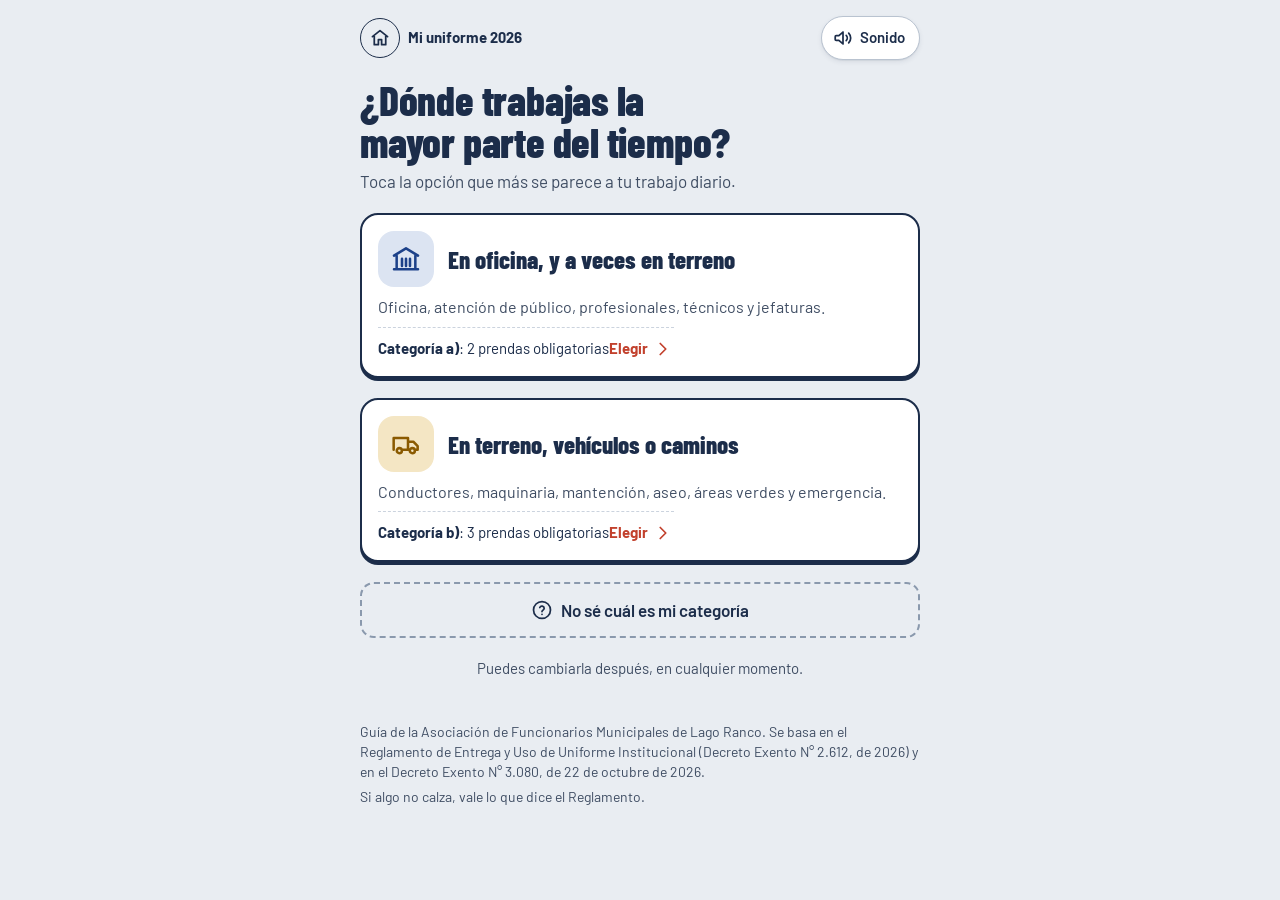
<file: completa.html>
<!doctype html>
<html lang="es">
<head>
<meta charset="utf-8">
<meta name="viewport" content="width=device-width, initial-scale=1, viewport-fit=cover">
<title>Mi uniforme 2026</title>
<meta name="theme-color" content="#F2C230">
<link rel="manifest" href="manifest.webmanifest">
<link rel="icon" type="image/png" href="icons/favicon.png">
<link rel="apple-touch-icon" href="icons/apple-touch-icon.png">
<meta name="mobile-web-app-capable" content="yes">
<meta name="apple-mobile-web-app-capable" content="yes">
<meta name="apple-mobile-web-app-status-bar-style" content="default">
<meta name="apple-mobile-web-app-title" content="Mi uniforme">
<link rel="stylesheet" href="fonts/fonts.css">
<style>.homebtn{width:40px;height:40px;border-radius:50%;border:1.5px solid currentColor;display:grid;place-items:center;color:inherit;flex:none;text-decoration:none;-webkit-tap-highlight-color:transparent;transition:transform 140ms cubic-bezier(0.23,1,0.32,1)}.homebtn:active{transform:scale(.94)}.hwrap{display:flex;align-items:center;gap:8px;min-width:0}</style>
</head>
<body>
<style>
/* Estilo "taller de costura", fácil de seguir. Una sola apariencia clara, a propósito (papel, huincha, carretes).
   Gesto propio: la huincha de medir marca el paso; las etiquetas de ropa dan el veredicto.
   Movimiento: solo transform y opacity; curvas fuertes; lo que entra usa ease-out, lo que se desplaza en pantalla ease-in-out. */
:root {
  color-scheme: light;
  --ground: #E9EDF2;   /* lino frío */
  --paper: #FFFFFF;
  --ink: #1C2D4A;      /* azul marino tela */
  --muted: #3F4D63;
  --line: #B9C3D0;
  --tape: #F2C230;     /* huincha */
  --tapeDone: #E0AE1C;
  --kraft: #D9BE92;    /* etiqueta */
  --thread: #C2412D;   /* hilo rojo: la única señal de acento */
  --wood: #8A6A43;
  --okFg: #1E6B3F; --okBg: #DDF0E4;
  --warnFg: #7A4200; --warnBg: #F7E2B5;
  --badFg: #A3241C; --badBg: #F8D9D5;
  --holdFg: #9C3D10; --holdBg: #FBE0CF;
  --cond: "Barlow Condensed", "Arial Narrow", system-ui, sans-serif;
  --body: "Barlow", "Segoe UI", system-ui, -apple-system, sans-serif;
  --ease-out: cubic-bezier(0.23, 1, 0.32, 1);
  --ease-in-out: cubic-bezier(0.77, 0, 0.175, 1);
  --ease-drawer: cubic-bezier(0.32, 0.72, 0, 1);
  --pendulum: cubic-bezier(0.45, 0, 0.55, 1);
  --lift: 0 1px 0 rgba(28, 45, 74, .05), 0 2px 6px -2px rgba(28, 45, 74, .16);
}
[hidden] { display: none !important; }
* { box-sizing: border-box; }
body {
  background: var(--ground); color: var(--ink);
  font-family: var(--body); font-size: 17px; line-height: 1.45;
  -webkit-font-smoothing: antialiased;
  padding-left: max(16px, env(safe-area-inset-left, 0px));
  padding-right: max(16px, env(safe-area-inset-right, 0px));
  padding-block: 0;
}
body::before { content: ""; position: fixed; inset: 0 0 auto; height: env(safe-area-inset-top, 0px); z-index: 10; background: var(--tape); }
.wrap { max-width: 560px; margin: 0 auto; }
h1, h2, h3 { font-family: var(--cond); font-weight: 800; margin: 0; line-height: 1.02; text-wrap: balance; }
h1 { font-size: clamp(2.1rem, 9vw, 2.6rem); letter-spacing: -0.005em; }
h2 { font-size: 1.65rem; }
h3 { font-size: 1.35rem; }
p { margin: 0; text-wrap: pretty; }
.muted { color: var(--muted); }
button {
  font: inherit; color: inherit; cursor: pointer; -webkit-tap-highlight-color: transparent; touch-action: manipulation;
  transition: transform 140ms var(--ease-out), background-color 200ms ease, border-color 200ms ease, box-shadow 200ms ease, color 200ms ease;
}
button:active { transform: scale(.97); }
.cat:active, .dunno:active, .btn:active, .nt:active { transform: scale(.985); }
:focus-visible { outline: 3px solid var(--thread); outline-offset: 3px; }
svg { display: block; }
.ico { width: 22px; height: 22px; flex: none; }

/* Huincha de medir: marca el paso y sirve para saltar entre pasos */
.tape { position: sticky; top: env(safe-area-inset-top, 0px); z-index: 6; margin-inline: calc(-1 * max(16px, env(safe-area-inset-left, 0px))) calc(-1 * max(16px, env(safe-area-inset-right, 0px))); background: var(--ground); }
.tape-in { max-width: 592px; margin: 0 auto; position: relative; height: 58px; overflow: hidden; }
.tape-bar { position: absolute; inset: 0 0 auto; height: 36px; background: var(--tape); overflow: hidden; box-shadow: 0 1px 0 rgba(28, 45, 74, .12); }
.tape-bar::before { content: ""; position: absolute; inset: 0 0 auto; height: 7px; background: repeating-linear-gradient(90deg, var(--ink) 0 1.2px, transparent 1.2px 12px); opacity: .85; z-index: 1; }
.tape-done { position: absolute; left: 0; top: 0; width: 100%; height: 36px; background: var(--tapeDone); transform-origin: left center; transition: transform 460ms var(--ease-in-out); }
.tape-nums { position: absolute; inset: 0 0 auto; height: 36px; display: grid; grid-template-columns: repeat(7, 1fr); z-index: 2; }
.tape-nums button { border: 0; background: transparent; position: relative; font-weight: 700; font-size: 13px; padding-top: 12px; color: var(--ink); font-variant-numeric: tabular-nums; }
.tape-nums button:active { transform: none; background: rgba(28, 45, 74, .1); }
.tape-nums button::before { content: ""; position: absolute; top: 0; left: 50%; width: 1.6px; height: 13px; background: var(--ink); }
.pin-track { position: absolute; inset: 0; pointer-events: none; z-index: 3; transition: transform 460ms var(--ease-in-out); }
.pin { position: absolute; left: 0; top: 3px; width: 28px; margin-left: -14px; display: flex; flex-direction: column; align-items: center; }
.pin b { width: 26px; height: 26px; border-radius: 50%; background: var(--thread); color: #fff; display: grid; place-items: center; font-size: 14px; font-weight: 800; box-shadow: 0 2px 0 rgba(0,0,0,.15); font-variant-numeric: tabular-nums; }
.pin i { width: 2px; height: 12px; background: var(--thread); }
.pin i::after { content: ""; display: block; width: 6px; height: 6px; border-radius: 50%; background: var(--thread); margin: 10px 0 0 -2px; }

/* Cabecera */
.top { display: flex; flex-direction: column; gap: 10px; padding-top: 8px; }
.toprow { display: flex; justify-content: space-between; align-items: center; gap: 10px; }
.stepname { font-weight: 700; font-size: 15px; font-variant-numeric: tabular-nums; }
.sound { display: inline-flex; align-items: center; gap: 6px; height: 44px; border-radius: 999px; border: 1.5px solid var(--line); background: var(--paper); padding: 0 14px 0 10px; font-size: 15px; font-weight: 600; flex: none; box-shadow: var(--lift); }
.sound[aria-pressed="false"] { color: var(--muted); box-shadow: none; background: transparent; }
.catrow { display: flex; flex-wrap: wrap; align-items: center; justify-content: space-between; gap: 8px; }
.kraft { position: relative; display: inline-flex; align-items: center; background: var(--kraft); padding: 5px 14px 5px 24px; font-weight: 700; font-size: 14px; border-radius: 0 8px 8px 0; clip-path: polygon(11px 0, 100% 0, 100% 100%, 11px 100%, 0 50%); }
.kraft::before { content: ""; position: absolute; left: 10px; top: 50%; width: 7px; height: 7px; margin-top: -3.5px; border-radius: 50%; background: var(--ground); }
.textbtn { border: 0; background: none; padding: 0 2px; min-height: 44px; font-weight: 700; font-size: 15px; text-decoration: underline; text-decoration-thickness: 1.5px; text-underline-offset: 4px; display: inline-flex; align-items: center; gap: 6px; }

main { padding: 18px 0 24px; }
main:focus { outline: none; }
.panel { display: flex; flex-direction: column; gap: 20px; }
@keyframes enter { from { opacity: 0; transform: translateY(8px); } }
.panel.enter > * { animation: enter 340ms var(--ease-out) both; }
.panel.enter > *:nth-child(2) { animation-delay: 40ms; } .panel.enter > *:nth-child(3) { animation-delay: 80ms; }
.panel.enter > *:nth-child(4) { animation-delay: 120ms; } .panel.enter > *:nth-child(5) { animation-delay: 160ms; }
.panel.enter > *:nth-child(n+6) { animation-delay: 200ms; }
.intro { display: flex; flex-direction: column; gap: 6px; }
.sec { display: flex; align-items: center; gap: 10px; }
.num { width: 34px; height: 34px; border-radius: 50%; background: var(--ink); color: #fff; display: grid; place-items: center; font-family: var(--cond); font-weight: 800; font-size: 20px; flex: none; }
.card { background: var(--paper); border-radius: 16px; padding: 16px; box-shadow: var(--lift); }
.more { border: 0; background: none; padding: 0; min-height: 44px; display: inline-flex; align-items: center; gap: 6px; font-weight: 700; font-size: 16px; text-decoration: underline; text-decoration-thickness: 1.5px; text-underline-offset: 4px; align-self: flex-start; }
.more:active { transform: scale(.98); }

/* Categorías */
.cat { width: 100%; text-align: left; border: 2px solid var(--ink); border-radius: 18px; background: var(--paper); padding: 16px; display: flex; flex-direction: column; gap: 8px; box-shadow: 0 3px 0 var(--ink); }
.cat:active { box-shadow: 0 1px 0 var(--ink); }
.cat .hd { display: flex; align-items: center; gap: 14px; }
.cat .art { width: 56px; height: 56px; border-radius: 16px; display: grid; place-items: center; flex: none; }
.cat .art .ico { width: 32px; height: 32px; }
.cat.a .art { background: #DCE4F2; color: #1D4189; } .cat.b .art { background: #F4E6C4; color: #8A5A00; }
.cat .where { font-family: var(--cond); font-weight: 800; font-size: 1.55rem; line-height: 1.05; }
.cat .ex { color: var(--muted); font-size: 16px; }
.cat .ft { display: flex; justify-content: space-between; align-items: center; border-top: 1.5px dashed #CBD3DE; padding-top: 10px; font-size: 15px; }
.cat .go { display: inline-flex; align-items: center; gap: 4px; font-weight: 700; color: var(--thread); }
.cat .go .ico { transition: transform 200ms var(--ease-out); }
.dunno { height: 56px; border-radius: 14px; border: 2px dashed #8A99AD; background: transparent; display: flex; align-items: center; justify-content: center; gap: 8px; font-weight: 600; }

/* Prendas */
.g { display: block; }
.dye { transition: fill 320ms ease; }
.det { transition: stroke 320ms ease; }
.must { display: flex; flex-direction: column; gap: 10px; }
.mrow { display: flex; align-items: center; gap: 14px; background: var(--paper); border-radius: 16px; padding: 12px 14px; box-shadow: var(--lift); }
.mrow .g { width: 72px; height: 72px; flex: none; }
.mrow .txt { flex: 1; min-width: 0; display: flex; flex-direction: column; gap: 4px; }
.mrow .nm { font-family: var(--cond); font-weight: 800; font-size: 1.35rem; line-height: 1.05; }
.qty { font-family: var(--cond); font-weight: 800; font-size: 1rem; background: var(--ink); color: #fff; border-radius: 999px; padding: 1px 10px; align-self: flex-start; }
.dots { display: flex; gap: 4px; align-items: center; }
.dot { width: 18px; height: 18px; border-radius: 50%; border: 1.5px solid #C7D0DB; }
.saldo { display: grid; grid-template-columns: repeat(3, minmax(0, 1fr)); gap: 8px; }
.st { background: var(--paper); border-radius: 14px; padding: 10px 6px; display: flex; flex-direction: column; align-items: center; gap: 4px; text-align: center; font-size: 14px; line-height: 1.15; box-shadow: var(--lift); }
.st .g { width: 44px; height: 44px; }
.strip { display: flex; align-items: center; gap: 12px; border-radius: 14px; padding: 12px 14px; background: var(--paper); box-shadow: var(--lift); }
.strip .bx { width: 42px; height: 42px; border-radius: 12px; display: grid; place-items: center; flex: none; background: #DCE4F2; color: #1D4189; }
.strip > div { flex: 1; min-width: 0; font-size: 16px; display: flex; flex-direction: column; gap: 2px; }
.strip.warn, .strip.ok, .strip.bad { box-shadow: none; }
.strip.warn { background: var(--warnBg); } .strip.warn .bx { background: var(--warnFg); color: #fff; }
.strip.ok { background: var(--okBg); } .strip.ok .bx { background: var(--okFg); color: #fff; }
.strip.bad { background: var(--badBg); } .strip.bad .bx { background: var(--badFg); color: #fff; }

/* Parka */
.four { display: grid; grid-template-columns: repeat(2, minmax(0, 1fr)); gap: 8px; }
.ladder { display: flex; flex-direction: column; gap: 8px; }
.rung { display: flex; align-items: center; gap: 12px; border-radius: 14px; padding: 10px 14px; }
.rung .pos { font-family: var(--cond); font-weight: 800; font-size: 1.6rem; width: 34px; text-align: center; flex: none; }
.rung.ok { background: var(--okBg); } .rung.ok .pos { color: var(--okFg); }
.rung.warn { background: var(--warnBg); } .rung.warn .pos { color: var(--warnFg); }
.rung.bad { background: var(--badBg); } .rung.bad .pos { color: var(--badFg); }
.rung .spools { display: flex; gap: 2px; flex: none; }
.yesno { display: grid; grid-template-columns: 1fr 1fr; gap: 10px; }
.big { min-height: 58px; border-radius: 14px; border: 2px solid var(--line); background: var(--paper); font-weight: 700; display: flex; align-items: center; justify-content: center; gap: 8px; box-shadow: var(--lift); }
.big[aria-pressed="true"] { background: var(--ink); border-color: var(--ink); color: #fff; }

/* Etiqueta colgante (veredicto): cae la primera vez; si cambia, se balancea como péndulo */
.hang { display: flex; flex-direction: column; align-items: center; transform: rotate(7deg); transform-origin: top center; }
@keyframes drop {
  0% { opacity: 0; transform: translateY(-18px) rotate(-14deg); animation-timing-function: var(--ease-out); }
  45% { opacity: 1; transform: translateY(0) rotate(11deg); animation-timing-function: var(--pendulum); }
  75% { transform: rotate(5deg); animation-timing-function: var(--pendulum); }
  100% { transform: rotate(7deg); }
}
@keyframes sway {
  0% { transform: rotate(-5deg); animation-timing-function: var(--pendulum); }
  45% { transform: rotate(11deg); animation-timing-function: var(--pendulum); }
  75% { transform: rotate(5.5deg); animation-timing-function: var(--pendulum); }
  100% { transform: rotate(7deg); }
}
.hang.drop { animation: drop 560ms both; }
.hang.sway { animation: sway 460ms both; }
.hang .str { width: 2px; height: 26px; background: var(--ink); }
.tag { position: relative; padding: 18px 14px 12px; display: flex; flex-direction: column; align-items: center; gap: 4px; border: 2px solid currentColor; clip-path: polygon(50% 0, 100% 16px, 100% 100%, 0 100%, 0 16px); font-family: var(--cond); font-weight: 800; font-size: 21px; line-height: 1; }
.tag::before { content: ""; position: absolute; top: 8px; left: 50%; width: 7px; height: 7px; margin-left: -3.5px; border-radius: 50%; background: #fff; box-shadow: 0 0 0 1.5px currentColor; }
.tag.ok { background: var(--okBg); color: var(--okFg); } .tag.warn { background: var(--warnBg); color: var(--warnFg); } .tag.bad { background: var(--badBg); color: var(--badFg); } .tag.hold { background: var(--holdBg); color: var(--holdFg); }
/* Resultado: con una costura punteada, como una etiqueta cosida */
.res { display: flex; flex-direction: column; gap: 6px; border-radius: 14px; padding: 16px 18px; outline: 1.5px dashed rgba(28, 45, 74, .2); outline-offset: -7px; transition: background-color 240ms ease, outline-color 240ms ease; }
.res.ok { background: var(--okBg); outline-color: rgba(30, 107, 63, .4); }
.res.warn { background: var(--warnBg); outline-color: rgba(122, 66, 0, .35); }
.res.hold { background: var(--holdBg); outline-color: rgba(156, 61, 16, .35); } .res.hold h3 { color: var(--holdFg); }
.res.bad { background: var(--badBg); outline-color: rgba(163, 36, 28, .35); }
.res .what { font-size: 15px; font-weight: 600; }
.res h3 { font-size: 1.6rem; transition: color 240ms ease; }
.res.ok h3 { color: var(--okFg); } .res.warn h3 { color: var(--warnFg); } .res.bad h3 { color: var(--badFg); }

/* Probador */
.gpick { display: grid; grid-template-columns: repeat(2, minmax(0, 1fr)); gap: 8px; }
.gb { min-height: 62px; border: 2px solid var(--line); border-radius: 14px; background: var(--paper); display: flex; align-items: center; gap: 10px; padding: 8px 10px; font-size: 16px; font-weight: 600; text-align: left; line-height: 1.15; box-shadow: var(--lift); }
.gb .gi { width: 38px; height: 38px; flex: none; }
.gb .gi path { fill: #fff; stroke: var(--ink); stroke-width: 3; stroke-linejoin: round; transition: stroke 200ms ease; }
.gb[aria-pressed="true"] { background: var(--ink); border-color: var(--ink); color: #fff; }
.gb[aria-pressed="true"] .gi path { stroke: #fff; }
.spoolgrid { display: grid; grid-template-columns: repeat(5, minmax(0, 1fr)); gap: 6px 4px; }
.sp { border: 0; background: none; border-radius: 14px; padding: 6px 0 8px; display: flex; flex-direction: column; align-items: center; gap: 4px; font-size: 14px; color: var(--muted); transition: transform 220ms var(--ease-out), background-color 200ms ease, box-shadow 200ms ease, color 200ms ease; }
.sp:active { transform: scale(.94); }
.sp[aria-pressed="true"] { background: var(--paper); color: var(--ink); font-weight: 700; box-shadow: 0 0 0 2.5px var(--thread), var(--lift); transform: translateY(-3px); }
.stage { position: relative; background: var(--paper); border-radius: 16px; height: 236px; display: flex; justify-content: center; align-items: flex-end; padding: 0 104px 10px 0; box-shadow: var(--lift); background-image: radial-gradient(120% 70% at 40% 100%, #F3F5F8 0, transparent 70%); }
.stage .rail { position: absolute; top: 14px; left: 16px; right: 16px; height: 6px; border-radius: 3px; background: var(--wood); box-shadow: 0 1px 0 rgba(0,0,0,.18); }
.stage .hanger { display: flex; flex-direction: column; align-items: center; }
.stage .g { width: 170px; height: 170px; margin-top: -16px; filter: drop-shadow(0 6px 6px rgba(28, 45, 74, .12)); }
.stage .hang { position: absolute; right: 18px; top: 20px; }
.stage .hint { position: absolute; right: 14px; top: 46px; width: 92px; text-align: center; font-size: 14px; color: var(--muted); }

/* No paga */
.nogrid { display: grid; grid-template-columns: repeat(2, minmax(0, 1fr)); gap: 8px; }
.nt { position: relative; border: 0; background: var(--paper); border-radius: 14px; padding: 12px; display: flex; align-items: center; gap: 10px; text-align: left; font-size: 15px; font-weight: 600; line-height: 1.15; min-height: 62px; box-shadow: var(--lift); }
.nt .ico { width: 30px; height: 30px; color: var(--muted); }
.nt .ban { position: absolute; top: 6px; left: 30px; width: 18px; height: 18px; border-radius: 50%; background: var(--badFg); display: grid; place-items: center; box-shadow: 0 0 0 2px var(--paper); }
.nt .ban .ico { width: 11px; height: 11px; color: #fff; }
.nt .ban .ico path { stroke-width: 3.2; }

/* Rendición */
.tl { display: flex; flex-direction: column; }
.tli { display: flex; gap: 12px; align-items: flex-start; position: relative; padding-bottom: 14px; }
.tli::before { content: ""; position: absolute; left: 21px; top: 44px; bottom: 0; width: 0; border-left: 2px dashed var(--line); }
.tli:last-child::before { display: none; }
.tli .n { width: 44px; height: 44px; border-radius: 50%; background: var(--ink); color: #fff; display: grid; place-items: center; font-family: var(--cond); font-weight: 800; font-size: 22px; flex: none; position: relative; z-index: 1; }
.tli .t { flex: 1; display: flex; flex-direction: column; gap: 2px; padding-top: 2px; }
.tli .t b { font-size: 18px; }

/* Checklist: el visto se dibuja con un trazo; desmarcar es más rápido que marcar */
.checks { display: flex; flex-direction: column; gap: 8px; }
.ck { display: flex; align-items: center; gap: 12px; background: var(--paper); border: 2px solid transparent; border-radius: 14px; padding: 12px 14px; cursor: pointer; font-size: 16px; box-shadow: var(--lift); -webkit-tap-highlight-color: transparent; touch-action: manipulation; transition: background-color 200ms ease, border-color 200ms ease; }
.ck input { position: absolute; opacity: 0; width: 1px; height: 1px; }
.ck .box { width: 32px; height: 32px; border-radius: 9px; border: 2.5px solid var(--line); display: grid; place-items: center; color: #fff; flex: none; background: #fff; transition: transform 140ms var(--ease-out), background-color 200ms ease, border-color 200ms ease; }
.ck:active .box { transform: scale(.9); }
.ck .box .ico path { stroke-width: 2.8; stroke-dasharray: 21; stroke-dashoffset: 21; transition: stroke-dashoffset 120ms ease; }
.ck:has(input:checked) { border-color: var(--okFg); background: var(--okBg); }
.ck:has(input:checked) .box { background: var(--okFg); border-color: var(--okFg); }
.ck:has(input:checked) .box .ico path { stroke-dashoffset: 0; transition: stroke-dashoffset 240ms var(--ease-out) 40ms; }
.ck:has(input:focus-visible) { outline: 3px solid var(--thread); outline-offset: 2px; }
.meter { display: flex; align-items: center; gap: 12px; }
.meter .trk { flex: 1; height: 14px; border-radius: 14px; background: var(--paper); overflow: hidden; box-shadow: inset 0 1px 2px rgba(28, 45, 74, .14); }
.meter .fill { width: 100%; height: 100%; background: var(--okFg); border-radius: 14px; transition: transform 420ms var(--ease-out); }
.meter b { font-family: var(--cond); font-size: 1.3rem; font-variant-numeric: tabular-nums; }
.done { display: flex; align-items: flex-start; gap: 16px; }

/* Navegación */
.nav { position: sticky; bottom: 0; z-index: 4; background: var(--ground); padding-block: 12px calc(14px + env(safe-area-inset-bottom, 0px)); display: flex; gap: 10px; border-top: 1px solid var(--line); box-shadow: 0 -12px 20px -16px rgba(28, 45, 74, .4); }
.btn { min-height: 58px; border-radius: 12px; border: 2px solid var(--ink); background: transparent; padding: 0 16px; font-weight: 700; font-size: 17px; display: inline-flex; align-items: center; justify-content: center; gap: 8px; }
.btn.primary { background: var(--ink); color: #fff; flex: 1; box-shadow: 0 2px 0 #0E1A30; }
.btn .ico { transition: transform 200ms var(--ease-out); }
footer { padding-block: 18px 28px; color: var(--muted); font-size: 14px; display: flex; flex-direction: column; gap: 4px; }

/* Hoja de detalle: entra con curva de cajón; sale más rápido; se puede bajar con el dedo */
.scrim { position: fixed; inset: 0; background: rgba(28, 45, 74, .45); z-index: 20; opacity: 0; transition: opacity 200ms ease; }
.scrim[data-open] { opacity: 1; transition-duration: 300ms; }
.sheet { position: fixed; left: 0; right: 0; bottom: 0; z-index: 21; display: flex; justify-content: center; pointer-events: none; }
.sheet-in { pointer-events: auto; width: 100%; max-width: 600px; max-height: 84vh; overflow-y: auto; overscroll-behavior: contain; background: var(--paper); border-radius: 22px 22px 0 0; padding: 0 max(22px, env(safe-area-inset-right, 0px)) calc(22px + env(safe-area-inset-bottom, 0px)) max(22px, env(safe-area-inset-left, 0px)); display: flex; flex-direction: column; gap: 14px; box-shadow: 0 -12px 40px rgba(28, 45, 74, .2); border-top: 6px solid var(--tape); transform: translateY(100%); transition: transform 420ms var(--ease-drawer); }
.sheet[data-open] .sheet-in { transform: translateY(0); }
.sheet[data-closing] .sheet-in { transition-duration: 240ms; }
.sheet-hd { display: flex; flex-direction: column; gap: 12px; padding-top: 10px; touch-action: none; cursor: grab; user-select: none; -webkit-user-select: none; }
.sheet-hd:active { cursor: grabbing; }
.grab { width: 44px; height: 5px; border-radius: 5px; background: var(--line); align-self: center; }
.sheet-b { display: flex; flex-direction: column; gap: 10px; }
.sheet-b ul { margin: 0; padding-left: 22px; display: flex; flex-direction: column; gap: 6px; }
.sheet-b li::marker { color: var(--thread); }
.src { font-size: 14px; color: var(--muted); border-top: 1px dashed #CBD3DE; padding-top: 10px; }

/* Hover solo con mouse: en el teléfono el toque no deja estados "pegados" */
@media (hover: hover) and (pointer: fine) {
  .cat:hover { box-shadow: 0 3px 0 var(--ink), 0 0 0 3px rgba(194, 65, 45, .35); }
  .cat:hover .go .ico { transform: translateX(3px); }
  .gb:hover:not([aria-pressed="true"]), .big:hover:not([aria-pressed="true"]) { border-color: var(--ink); }
  .nt:hover { box-shadow: 0 0 0 2px var(--line), var(--lift); }
  .sp:hover:not([aria-pressed="true"]) { background: rgba(255, 255, 255, .7); color: var(--ink); }
  .more:hover, .textbtn:hover { color: var(--thread); }
  .dunno:hover { border-color: var(--ink); background: rgba(255, 255, 255, .5); }
  .btn:not(.primary):hover { background: rgba(28, 45, 74, .06); }
  .btn.primary:hover { background: #26395C; }
  .btn.primary:hover .ico { transform: translateX(3px); }
  .sound:hover { border-color: var(--ink); }
  .ck:hover:not(:has(input:checked)) { border-color: var(--line); }
  .tape-nums button:hover { background: rgba(28, 45, 74, .08); }
}

/* Menos movimiento: se quitan desplazamientos y se dejan fundidos y colores, que ayudan a entender */
@media (prefers-reduced-motion: reduce) {
  @keyframes enter { from { opacity: 0; } }
  @keyframes drop { from { opacity: 0; transform: rotate(7deg); } to { opacity: 1; transform: rotate(7deg); } }
  @keyframes sway { from { opacity: .4; transform: rotate(7deg); } to { opacity: 1; transform: rotate(7deg); } }
  button:active, .cat:active, .btn:active, .nt:active, .sp:active, .ck:active .box { transform: none; }
  .sp[aria-pressed="true"] { transform: none; }
  .tape-done, .pin-track, .meter .fill { transition: none; }
  .sheet-in { transform: none; opacity: 0; transition: opacity 200ms ease; }
  .sheet[data-open] .sheet-in { transform: none; opacity: 1; }
}
</style>

<div class="wrap">
  <div class="tape" id="tape" hidden>
    <div class="tape-in">
      <div class="tape-bar"><div class="tape-done" id="tapedone" style="transform:scaleX(.0714)"></div></div>
      <div class="tape-nums" id="tapenums"></div>
      <div class="pin-track" id="pintrack" style="transform:translateX(7.14%)"><div class="pin"><b id="pinnum">1</b><i></i></div></div>
    </div>
  </div>
  <header class="top" id="top">
    <div class="toprow">
      <span class="hwrap"><a class="homebtn" href="./" aria-label="Volver a la portada"><svg viewBox="0 0 24 24" width="22" height="22" fill="none" stroke="currentColor" stroke-width="1.9" stroke-linecap="round" stroke-linejoin="round" aria-hidden="true"><path d="M3.75 10.5L12 4l8.25 6.5M5.75 9v10.25h4.5v-5.5h3.5v5.5h4.5V9"/></svg></a><span class="stepname" id="stepname">Mi uniforme 2026</span></span>
      <button type="button" class="sound" id="sound" aria-pressed="true"></button>
    </div>
    <div class="catrow" id="catrow" hidden></div>
  </header>

  <main id="main" tabindex="-1"></main>
  <div class="nav" id="nav" hidden></div>

  <footer>
    <p>Guía de la Asociación de Funcionarios Municipales de Lago Ranco. Se basa en el Reglamento de Entrega y Uso de Uniforme Institucional (Decreto Exento N° 2.612, de 2026) y en el Decreto Exento N° 3.080, de 22 de octubre de 2026.</p>
    <p>Si algo no calza, vale lo que dice el Reglamento.</p>
  </footer>
</div>

<div class="scrim" id="scrim" hidden></div>
<div class="sheet" id="sheet" role="dialog" aria-modal="true" aria-labelledby="sheet-t" hidden>
  <div class="sheet-in" id="sheet-in" tabindex="-1">
    <div class="sheet-hd" id="sheet-hd">
      <div class="grab" aria-hidden="true"></div>
      <h2 id="sheet-t"></h2>
    </div>
    <div class="sheet-b" id="sheet-b"></div>
    <p class="src" id="sheet-s"></p>
    <button type="button" class="btn primary" id="sheet-x">Entendido</button>
  </div>
</div>

<script>
(function () {
  "use strict";

  /* ---------- Íconos ---------- */
  var IC = {
    info: "M12 2.75a9.25 9.25 0 1 0 0 18.5a9.25 9.25 0 1 0 0-18.5M12 11v5.5M12 7.75h.01",
    help: "M12 2.75a9.25 9.25 0 1 0 0 18.5a9.25 9.25 0 1 0 0-18.5M9.6 9.3a2.5 2.5 0 0 1 4.8.9c0 1.7-2.4 2-2.4 3.5M12 16.75h.01",
    soundOn: "M4.5 9.5h3l4.5-4v13l-4.5-4h-3a1 1 0 0 1-1-1v-3a1 1 0 0 1 1-1zM15.5 9.2a4 4 0 0 1 0 5.6M18.2 6.6a7.8 7.8 0 0 1 0 10.8",
    soundOff: "M4.5 9.5h3l4.5-4v13l-4.5-4h-3a1 1 0 0 1-1-1v-3a1 1 0 0 1 1-1zM16 9.5l5 5M21 9.5l-5 5",
    check: "M5 12.5l4.5 4.5L19 7.5",
    x: "M6.5 6.5l11 11M17.5 6.5l-11 11",
    alert: "M10.3 4.3L2.9 17.2a2 2 0 0 0 1.7 3h14.8a2 2 0 0 0 1.7-3L13.7 4.3a2 2 0 0 0-3.4 0zM12 9.5v4.25M12 16.75h.01",
    arrowR: "M5 12h14M13 6l6 6-6 6",
    arrowL: "M19 12H5M11 6l-6 6 6 6",
    chev: "M9 6l6 6-6 6",
    undo: "M9 6.5L4.5 11 9 15.5M4.5 11h10a4.75 4.75 0 0 1 0 9.5H12",
    coin: "M12 3.25a8.75 8.75 0 1 0 0 17.5a8.75 8.75 0 1 0 0-17.5M14.6 9.1c-.5-.9-1.4-1.35-2.6-1.35-1.6 0-2.6.8-2.6 2 0 2.8 5.3 1.6 5.3 4.5 0 1.25-1.1 2.1-2.75 2.1-1.25 0-2.3-.5-2.85-1.5M12 6.25v1.5M12 16.4v1.35",
    calendar: "M5.25 5h13.5a1.75 1.75 0 0 1 1.75 1.75v12a1.75 1.75 0 0 1-1.75 1.75H5.25A1.75 1.75 0 0 1 3.5 18.75v-12A1.75 1.75 0 0 1 5.25 5zM3.5 9.75h17M8 3v4M16 3v4M8 13.5h.01M12 13.5h.01M16 13.5h.01M8 17h.01M12 17h.01",
    hanger: "M12 7.25a2.25 2.25 0 1 1 2.25-2.25c0 1.3-2.25 1.6-2.25 3.25M12 8.25l-8.6 6.6c-.8.6-.4 1.9.6 1.9h16c1 0 1.4-1.3.6-1.9z",
    helmet: "M3.25 16.25h17.5v2.25H3.25zM5 16.25a7 7 0 0 1 14 0M10.5 9.6V7h3v2.6",
    cardX: "M4.5 5.75h15a1.75 1.75 0 0 1 1.75 1.75v9a1.75 1.75 0 0 1-1.75 1.75h-15A1.75 1.75 0 0 1 2.75 16.5v-9A1.75 1.75 0 0 1 4.5 5.75zM2.75 9.75h18.5M14.5 13.25l3 3M17.5 13.25l-3 3",
    lost: "M4.5 5.75h15a1.75 1.75 0 0 1 1.75 1.75v9a1.75 1.75 0 0 1-1.75 1.75h-15A1.75 1.75 0 0 1 2.75 16.5v-9A1.75 1.75 0 0 1 4.5 5.75zM2.75 9.75h18.5M6.5 14.5h4",
    clock: "M12 3.25a8.75 8.75 0 1 0 0 17.5a8.75 8.75 0 1 0 0-17.5M12 7.5V12l3 2",
    tagX: "M3.5 11.6V4.75A1.25 1.25 0 0 1 4.75 3.5h6.85l8.9 8.9-8.1 8.1zM8 6.75a1.25 1.25 0 1 0 0 2.5a1.25 1.25 0 1 0 0-2.5M12.25 12.75l3.5 3.5M15.75 12.75l-3.5 3.5",
    star: "M12 3.5l2.45 5 5.5.7-4 3.75 1.05 5.45L12 15.75 7 18.4l1.05-5.45-4-3.75 5.5-.7z",
    badge: "M12 3.25a6.25 6.25 0 1 0 0 12.5a6.25 6.25 0 1 0 0-12.5M12 6.75l.9 1.85 2 .3-1.45 1.4.35 2-1.8-.95-1.8.95.35-2-1.45-1.4 2-.3zM8.75 14.75l-1.25 6 4.5-2.25 4.5 2.25-1.25-6",
    underwear: "M3.5 6.5h17v3.25c-3.9 1.5-6.1 4.7-6.6 8.75h-3.8c-.5-4.05-2.7-7.25-6.6-8.75z",
    swim: "M8 3.5v4.25c2.4 1.9 5.6 1.9 8 0V3.5M8 7.75c-.9 4-.1 6.6 1.4 8.2l-.9 4.55h7l-.9-4.55c1.5-1.6 2.3-4.2 1.4-8.2",
    bowtie: "M3.25 7.75l7 3.5-7 3.5zM20.75 7.75l-7 3.5 7 3.5zM10.25 9.75h3.5v3h-3.5z",
    bag: "M5.25 8.25h13.5l-1.3 11.6a1.5 1.5 0 0 1-1.5 1.4H8.05a1.5 1.5 0 0 1-1.5-1.4zM9 8.25V7a3 3 0 0 1 6 0v1.25",
    perfume: "M8 10h8a2 2 0 0 1 2 2v7.5a1.25 1.25 0 0 1-1.25 1.25H7.25A1.25 1.25 0 0 1 6 19.5V12a2 2 0 0 1 2-2zM10 10V7h4v3M9.25 4.25h5.5",
    sandal: "M3.75 17.25c0-1.6 1.1-2.75 3.1-2.75h10.3c2 0 3.1 1.15 3.1 2.75v1.5H3.75zM8 14.5l2.5-6 3 6M15.75 14.5V9.75",
    sneaker: "M3.25 17.5v-5.75l3.9-4.4 3 2.5 3.6 1.4h4.1c1.6 0 2.9 1.3 2.9 2.9v3.35zM3.25 17.5h17.5M8 13.6c3.1 1 6.1 1 9.1-.9",
    plug: "M9 3.25v4M15 3.25v4M6.5 7.25h11v3.25a5.5 5.5 0 0 1-11 0zM12 16v4.75",
    building: "M3 9.5L12 4l9 5.5M5 9.5v9M19 9.5v9M9 11.75v5.5M12 11.75v5.5M15 11.75v5.5M3 19.75h18",
    truck: "M2.75 16.25V7.5h10.75v8.75M13.5 10.25h4l3.25 3.4v2.6h-2.1M9.1 16.25h4.4M7 15.1a1.9 1.9 0 1 0 0 3.8a1.9 1.9 0 1 0 0-3.8M16.75 15.1a1.9 1.9 0 1 0 0 3.8a1.9 1.9 0 1 0 0-3.8"
  };
  function ic(n, cls) { return '<svg class="ico' + (cls ? " " + cls : "") + '" viewBox="0 0 24 24" fill="none" stroke="currentColor" stroke-width="1.9" stroke-linecap="round" stroke-linejoin="round" aria-hidden="true"><path d="' + IC[n] + '"/></svg>'; }

  /* ---------- Prendas ---------- */
  function lum(hex) { var n = parseInt(hex.slice(1), 16); return (0.299 * ((n >> 16) & 255) + 0.587 * ((n >> 8) & 255) + 0.114 * (n & 255)) / 255; }
  var BODY = {
    jacket: "M40 22 L24 28 L12 48 L6 102 L21 104 L27 62 L29 114 L91 114 L93 62 L99 104 L114 102 L108 48 L96 28 L80 22 Q72 32 60 32 Q48 32 40 22 Z",
    shirt: "M42 16 L26 22 L8 40 L20 56 L31 48 L31 108 L89 108 L89 48 L100 56 L112 40 L94 22 L78 16 Q72 28 60 28 Q48 28 42 16 Z",
    sweater: "M42 16 L26 22 L14 44 L8 98 L22 100 L28 58 L30 108 L90 108 L92 58 L98 100 L112 98 L106 44 L94 22 L78 16 Q72 26 60 26 Q48 26 42 16 Z",
    pants: "M32 8 H88 L93 112 H66 L60 46 L54 112 H27 Z",
    skirt: "M38 14 H82 L100 106 H20 Z",
    shoe: "M12 78 Q12 56 28 54 L50 50 Q60 48 66 58 Q76 70 94 72 Q112 74 112 88 L112 94 L12 94 Z"
  };
  var DET = {
    parka: "M46 26 Q60 16 74 26 M60 33 V113 M35 84 H51 M69 84 H85 M8 94 L21 96 M99 96 L112 94 M29 104 H91",
    jacket: "M40 22 L52 46 L60 34 L68 46 L80 22 M60 34 V113 M36 80 L50 76 M70 76 L84 80",
    shirt: "M42 16 L52 32 L60 26 L68 32 L78 16 M60 30 V107 M70 48 H82 V58 H70 Z",
    sweater: "M44 18 Q60 34 76 18 M31 100 H89 M10 90 L23 92 M97 92 L110 90",
    pants: "M32 18 H88 M60 18 V40 M37 18 Q41 30 49 30 M83 18 Q79 30 71 30 M44 44 L41 110 M76 44 L79 110",
    jeans: "M32 18 H88 M60 18 V42 M36 18 Q40 32 50 32 M84 18 Q80 32 70 32 M64 22 H74 V28 M29 104 H54 M66 104 H92",
    skirt: "M38 24 H82 M52 26 L44 104 M68 26 L76 104",
    shoe: "M46 56 L54 66 M54 53 L61 62 M30 60 Q36 70 34 92 M70 74 Q90 82 110 82"
  };
  function key(k) { return k === "parka" ? "jacket" : k === "jeans" ? "pants" : k; }
  function garment(kind, hex) {
    var fill = hex || "#FFFFFF", ol = 'stroke="#1C2D4A" stroke-width="2.6" stroke-linejoin="round"';
    var dk = hex ? (lum(hex) < 0.5 ? "rgba(255,255,255,.5)" : "rgba(28,45,74,.32)") : "#C9D4DC";
    var s = "";
    if (kind === "parka") s += '<path class="dye" d="M42 24 Q40 4 60 4 Q80 4 78 24" fill="' + fill + '" ' + ol + '/>';
    s += '<path class="dye" d="' + BODY[key(kind)] + '" fill="' + fill + '" ' + ol + '/>';
    if (kind === "shoe") s += '<path d="M8 94 H116 V100 Q116 106 110 106 H14 Q8 106 8 100 Z" fill="#1C2D4A" ' + ol + '/>';
    s += '<path class="det" d="' + DET[kind] + '" fill="none" stroke="' + dk + '" stroke-width="2.2" stroke-linecap="round"/>';
    return '<svg class="g" viewBox="0 0 120 120" aria-hidden="true">' + s + "</svg>";
  }
  function silhouette(kind) {
    var s = (kind === "parka" ? '<path d="M42 24 Q40 4 60 4 Q80 4 78 24"/>' : "") + '<path d="' + BODY[key(kind)] + '"/>' + (kind === "shoe" ? '<path d="M8 94 H116 V100 Q116 106 110 106 H14 Q8 106 8 100 Z"/>' : "");
    return '<svg class="gi" viewBox="0 0 120 120" aria-hidden="true">' + s + "</svg>";
  }
  function spool(hex, w) {
    w = w || 44; var h = Math.round(w * 56 / 44);
    return '<svg viewBox="0 0 44 56" width="' + w + '" height="' + h + '" aria-hidden="true"><rect x="2" y="2" width="40" height="7" rx="2.5" fill="#B88B55"/><rect x="7" y="9" width="30" height="38" fill="' + hex + '" stroke="#C7D0DB" stroke-width=".8"/><path d="M7 16h30M7 23h30M7 30h30M7 37h30" stroke="' + (lum(hex) < 0.5 ? "rgba(255,255,255,.16)" : "rgba(0,0,0,.1)") + '" stroke-width="1.2"/><rect x="2" y="47" width="40" height="7" rx="2.5" fill="#B88B55"/></svg>';
  }

  var SW = { azulmarino: ["Azul marino", "#1F2B4A"], azul: ["Azul", "#2F5DA8"], celeste: ["Celeste", "#8FC4E8"], blanco: ["Blanco", "#FFFFFF"], negro: ["Negro", "#1B1B1B"], gris: ["Gris", "#9C9FA1"], cafe: ["Café", "#6B4A2B"], beige: ["Beige", "#D9C8A7"], amarillo: ["Amarillo", "#E3B33C"], verde: ["Verde", "#3E7B4E"] };
  var COLORS = ["azulmarino", "azul", "celeste", "blanco", "negro", "gris", "cafe", "beige", "amarillo", "verde"];
  function dot(k) { return '<span class="dot" style="background:' + SW[k][1] + '" title="' + SW[k][0] + '"></span>'; }

  var CAT = {
    a: { short: "Categoría a)", long: "Oficina y terreno", where: "En oficina, y a veces en terreno", ex: "Oficina, atención de público, profesionales, técnicos y jefaturas.", icon: "building", min: 2,
      saldo: [["pants", "Pantalón formal"], ["jeans", "Jeans"], ["skirt", "Falda"], ["skirt", "Vestido formal"], ["shirt", "Blusa"], ["shirt", "Camisa"], ["shirt", "Polera piqué"], ["sweater", "Beatle"], ["jacket", "Blazer"], ["jacket", "Chaqueta"], ["parka", "Abrigo"], ["jacket", "Cortaviento"], ["sweater", "Sweater"], ["sweater", "Chaleco"], ["sweater", "Polar"], ["shoe", "Calzado formal"]] },
    b: { short: "Categoría b)", long: "Operativo de terreno", where: "En terreno, vehículos o caminos", ex: "Conductores, maquinaria, mantención, aseo, áreas verdes y emergencia.", icon: "truck", min: 3,
      saldo: [["pants", "Pantalón formal"], ["jeans", "Jeans"], ["shirt", "Camisa"], ["shirt", "Polera piqué"], ["sweater", "Beatle"], ["jacket", "Chaqueta"], ["jacket", "Cortaviento"], ["sweater", "Sweater"], ["sweater", "Chaleco"], ["sweater", "Polar"], ["parka", "Abrigo o impermeable"], ["shoe", "Calzado de trabajo"]] }
  };
  var STEPS = ["tu categoría", "lo obligatorio", "la parka 2026", "probador de colores", "lo que no paga", "la rendición", "antes de pagar"];

  function blue(c) { return c === "azulmarino" || c === "azul" || c === "celeste"; }
  var GARMENTS = [
    { id: "parka", art: "parka", name: function () { return "Parka obligatoria"; }, detail: "La parka es azul marino. Solo en 2026 puede ser negra o café si no encuentras azul marino (Decreto Exento N° 3.080).", rule: function (c) {
      if (c === "azulmarino") return ["ok", "Es el color que pide el Reglamento. Puedes comprarla."];
      if (c === "negro" || c === "cafe") return ["warn", "Sirve solo en 2026 y solo si no encontraste azul marino. Guarda una foto o el aviso del vendedor."];
      if (c === "azul" || c === "celeste") return ["bad", "El decreto pide azul marino y, solo si no hay, negra o café. Otro tono de azul no está previsto."];
      return ["bad", "La parka solo puede ser azul marino o, si no hay, negra o café."]; } },
    { id: "exterior", art: "jacket", name: function () { return "Chaqueta"; }, detail: "Prenda base: familia azul, blanco o negro. Los colores secundarios solo van en detalles (artículo 5° y criterio de la Dirección de Control).", rule: function (c) {
      if (blue(c)) return ["ok", "La familia azul es la que corresponde a la chaqueta."];
      if (c === "blanco" || c === "negro") return ["ok", "Sirve: el blanco y el negro también pueden ser el color principal de la chaqueta."];
      if (c === "verde") return ["bad", "El verde solo se permite como detalle pequeño."];
      return ["bad", "La chaqueta es prenda base: el gris, café, beige y amarillo solo van en detalles."]; } },
    { id: "superior", art: "shirt", name: function (k) { return k === "a" ? "Camisa o blusa" : "Camisa"; }, detail: "Prenda base, de uso diario: familia azul, blanco o negro (artículo 5° y criterio de la Dirección de Control). La polera piqué y el beatle son prendas secundarias.", rule: function (c) {
      if (blue(c)) return ["ok", "La familia azul es la recomendada para la prenda de todos los días."];
      if (c === "blanco" || c === "negro") return ["ok", "Sirve: el blanco y el negro también pueden ser el color principal."];
      return ["bad", "En la camisa o blusa este color solo va en detalles. Si es polera piqué o beatle, revísala como prenda secundaria."]; } },
    { id: "inferior", art: "pants", name: function (k) { return k === "a" ? "Pantalón, falda o vestido" : "Pantalón"; }, detail: "Familia azul, negro, blanco, gris, café o beige (artículo 5° y criterio de la Dirección de Control).", rule: function (c) {
      if (blue(c) || c === "negro" || c === "blanco") return ["ok", "La familia azul o un color básico como el negro sirven aquí."];
      if (c === "gris" || c === "cafe" || c === "beige") return ["ok", "Sirve: la Dirección de Control acepta el gris, café y beige en el pantalón."];
      return ["bad", "Este color no puede ser el principal de una prenda."]; } },
    { id: "jeans", art: "jeans", name: function () { return "Jeans"; }, detail: "Solo azul o negro liso, sin decoloración, rasgaduras, tachas, bordados ni desgaste (artículo 6°).", rule: function (c) {
      if (c === "azul" || c === "azulmarino" || c === "negro") return ["ok", "Sirve si es liso: sin rasgaduras, decoloración ni tachas."];
      return ["bad", "Los jeans solo pueden ser azul o negro liso."]; } },
    { id: "calzado", art: "shoe", name: function () { return "Zapato o zapatilla"; }, detail: "Colores neutros o institucionales: negro, azul, blanco, gris, café o beige. Si es zapatilla, outdoor y sin logos deportivos llamativos (artículo 5°, Decreto Exento N° 3.080 y criterio de la Dirección de Control).", rule: function (c) {
      if (c === "verde" || c === "amarillo") return ["bad", "El calzado no puede ser de este color: solo va en detalles."];
      return ["ok", "Color neutro o institucional. Si es zapatilla, que sea outdoor y sin logos deportivos llamativos."]; } },
    { id: "secundaria", art: "sweater", name: function () { return "Sweater, chaleco, polar, polera piqué o beatle"; }, detail: "Prenda secundaria: admite azul, blanco o negro, y también gris, café, beige o amarillo (artículo 5° y criterio de la Dirección de Control).", rule: function (c) {
      if (c === "verde") return ["bad", "El verde solo se permite como detalle pequeño."];
      return ["ok", "Sirve como prenda secundaria."]; } }
  ];
  var VERD = { ok: ["check", "Sirve", "Sí, sirve"], warn: ["alert", "Solo 2026", "Sí, con condición"], hold: ["alert", "Mejor no", "Mejor no, por ahora"], bad: ["x", "No sirve", "No sirve para esta prenda"] };

  /* ---------- Fichas de detalle ---------- */
  var INFO = {
    categoria: ["¿Cómo sé mi categoría?", "<p>Se define por lo que haces de verdad en tu trabajo, no por tu cargo ni por si eres de planta o a contrata.</p><ul><li>La fija la Municipalidad en una nómina, con Recursos Humanos y tu jefatura.</li><li>Manejar de vez en cuando un vehículo menor no te pasa a la categoría b).</li><li>El Alcalde queda en la categoría a).</li><li>Los inspectores de seguridad municipal quedan en la b), por ahora.</li></ul><p><b>Si no sabes en cuál quedaste, pregunta a tu jefatura o a Recursos Humanos antes de comprar.</b></p>", "Reglamento, artículos 6°, 7°, 11° y 30°."],
    parka: ["Parka impermeable térmica", "<p>Es obligatoria para las dos categorías: 1 parka azul marino.</p><p>Solo en 2026 puede ser otra prenda exterior y, si no hay azul marino, negra o café. Lo ves en el paso 3.</p><p>Desde 2027 se vuelve a exigir la parka impermeable térmica azul marino.</p>", "Reglamento, artículos 6° y 31° (Decreto Exento N° 3.080)."],
    zapato: ["Zapato o zapatilla outdoor", "<p>Es obligatorio para las dos categorías. Desde el Decreto Exento N° 3.080 también sirve la zapatilla outdoor.</p><ul><li>Colores neutros o institucionales.</li><li>Sin logos de marcas deportivas llamativos.</li><li>Control puede pedirte una foto.</li><li>Las zapatillas de running, fútbol o de moda no sirven.</li></ul>", "Reglamento, artículos 5°, 6° y 8° letra d)."],
    pantalon: ["Pantalón outdoor", "<p>Obligatorio solo para la categoría b). Resistente y apto para terreno, en la familia azul o un color básico.</p><p>No puede tener protección técnica: si tu tarea la necesita, eso es EPP y lo entrega la Municipalidad.</p>", "Reglamento, artículos 5° y 6° letra b)."],
    saldo: ["Lo que compras con el saldo", "<p>Después de las prendas obligatorias, compras lo que quieras de la lista, dentro del saldo y en colores institucionales.</p><ul><li>Jeans: azul o negro liso, sin rasgaduras, decoloración ni tachas.</li><li>En la categoría b) la lista no incluye falda, vestido, blusa, blazer ni abrigo. Si los necesitas, pregunta a tu jefatura.</li></ul>", "Reglamento, artículo 6°."],
    monto: ["La tarjeta", "<ul><li>Monto: 6 UTM por funcionario, igual para las dos categorías.</li><li>Es personal y solo sirve para el uniforme.</li><li>No se cambia por dinero.</li><li>El saldo que no uses se pierde: no se acumula ni se devuelve.</li></ul>", "Reglamento, artículos 9° y 24°."],
    parka26: ["La excepción de 2026", "<p>Solo para la compra de 2026, la parka impermeable térmica se puede reemplazar por:</p><ul><li>una parka común (no necesita ser impermeable ni térmica),</li><li>una chaqueta,</li><li>una chaqueta impermeable, o</li><li>un cortaviento.</li></ul><p>Debe ser azul marino. Solo si no hay en azul marino, puede ser negra o café.</p><p>Debe llevar el logo municipal o el pin, igual que el resto del uniforme.</p>", "Decreto Exento N° 3.080, de 22 de octubre de 2026."],
    respaldo: ["Guarda un respaldo", "<p>Si compras negro o café, saca una foto de la tienda sin azul marino o guarda el aviso del vendedor.</p><p>El decreto no lo exige, pero te ayuda si te hacen observaciones en la rendición.</p>", "Recomendación de la Asociación."],
    colores: ["Cómo se usan los colores", "<ul><li><b>Celeste, azul y azul marino:</b> el color principal, sobre todo en la prenda de afuera y en la de todos los días.</li><li><b>Blanco y negro:</b> libres. También sirven como color principal de la camisa, blusa, polera o chaqueta.</li><li><b>Gris, café y beige:</b> sirven en el pantalón, el calzado y las prendas secundarias.</li><li><b>Amarillo:</b> solo detalles o prendas secundarias.</li><li><b>Prendas secundarias:</b> sweater, chaleco, polar, cortaviento, polera piqué y beatle.</li><li><b>Verde:</b> solo un detalle pequeño.</li></ul><p>En terreno se pueden usar otros colores por seguridad, si la jefatura lo autoriza.</p>", "Reglamento, artículo 5°; criterio de la Dirección de Control (2 de noviembre de 2026)."],
    reglas: ["En todas las prendas", "<ul><li>Sin marcas, logos ni estampados grandes que no sean de la Municipalidad.</li><li>Que no se parezcan al uniforme de Carabineros, Fuerzas Armadas, bomberos o seguridad.</li><li>Durante la jornada llevas el logo municipal en una prenda o el pin oficial.</li></ul>", "Reglamento, artículos 4° y 5°."],
    interior: ["Ropa interior", "<p>No se puede comprar con la tarjeta: no es parte del uniforme.</p>", "Reglamento, artículo 8° letra a)."],
    bano: ["Traje de baño y ropa deportiva", "<p>No se pueden comprar con la tarjeta.</p>", "Reglamento, artículo 8° letra b)."],
    fiesta: ["Ropa de fiesta", "<p>No se puede comprar con la tarjeta, como tampoco ropa para fuera del trabajo.</p>", "Reglamento, artículo 8° letra b)."],
    bolso: ["Carteras y mochilas", "<p>No se pueden comprar con la tarjeta, como tampoco accesorios ni artículos de moda.</p>", "Reglamento, artículo 8° letra c)."],
    perfume: ["Joyas y perfumes", "<p>No se pueden comprar con la tarjeta, como tampoco cosméticos.</p>", "Reglamento, artículo 8° letra c)."],
    sandalia: ["Sandalias", "<p>No se pueden comprar con la tarjeta.</p>", "Reglamento, artículo 8° letra d)."],
    deportiva: ["Zapatillas deportivas o de moda", "<p>No sirven las de running, fútbol u otro deporte, ni las de moda.</p><p>Sí sirve la zapatilla outdoor de color neutro y sin logos deportivos llamativos.</p>", "Reglamento, artículo 8° letra d)."],
    hogar: ["Cosas del hogar", "<p>No se pueden comprar electrodomésticos, artículos del hogar ni aparatos electrónicos.</p>", "Reglamento, artículo 8° letra e)."],
    epp: ["Elementos de protección personal (EPP)", "<p>Botas de seguridad, cascos, chalecos reflectantes y ropa de agua para faena <b>no</b> se compran con la tarjeta.</p><ul><li>Los entrega gratis la Municipalidad.</li><li>Se entregan según el riesgo real de tu tarea.</li><li>Pídelos a tu jefatura o a Prevención de Riesgos.</li></ul>", "Reglamento Específico de EPP (Decreto Exento N° 2.611, de 2026)."],
    prohibido: ["La tarjeta no se presta", "<p>No puedes vender, prestar ni cambiar por dinero la tarjeta o las prendas.</p><p>Las prendas son de la Municipalidad y se devuelven al dejar el cargo.</p>", "Reglamento, artículos 2°, 15° y 16°."],
    boleta: ["Compra con boleta detallada", "<p>Pide boleta o factura con el detalle de cada prenda. Si no lo trae, anota tú qué compraste.</p>", "Reglamento, artículo 19°."],
    formulario: ["El formulario", "<p>Lo entrega la Dirección de Control. Anotas cada prenda con su color, cantidad y valor, y firmas que corresponden a tu categoría.</p>", "Reglamento, artículo 19°."],
    visacion: ["Tu jefatura lo visa", "<p>Tu jefatura revisa que las prendas sean de tu categoría, tengan los colores correctos y que tengas logo o pin. Si algo no calza, te pide corregirlo.</p>", "Reglamento, artículo 20°."],
    control: ["Control lo revisa", "<p>La Dirección de Control compara el formulario con la boleta y certifica la rendición o te hace observaciones.</p>", "Reglamento, artículo 21°."],
    plazo: ["Plazo para rendir en 2026", "<p>Tienes plazo hasta el <b>30 de noviembre de 2026</b> para entregar la rendición a la Dirección de Control.</p><p>No lo dejes para el último día: si falta algo, tu jefatura y Control necesitan tiempo para revisarlo.</p>", "Dirección de Control, informado el 2 de noviembre de 2026; Reglamento, artículo 18°."],
    observaciones: ["Si te hacen observaciones", "<p>Tienes 10 días hábiles para corregir o aclarar.</p><p>Si no corriges, o no rindes a tiempo, debes devolver el monto en Tesorería en 10 días hábiles. Si no lo haces, te pueden pedir autorización para descontarlo del sueldo (hasta un 15%), y puede haber sumario.</p>", "Reglamento, artículos 22° y 23°."],
    robo: ["Si pierdes la tarjeta", "<p>Avisa de inmediato a Recursos Humanos para bloquearla. Lo comprado antes de tu aviso no lo cubre la Municipalidad.</p>", "Reglamento, artículo 25°."]
  };

  /* ---------- Sonido: suave y profundo (tonos graves, ataque lento, sala cálida) ---------- */
  var store = {
    get: function (k) { try { return window.localStorage.getItem(k); } catch (e) { return null; } },
    set: function (k, v) { try { window.localStorage.setItem(k, v); } catch (e) {} }
  };
  var soundOn = store.get("mu26-sound") !== "off";
  var AU = null;
  function audio() {
    if (!soundOn) return null;
    try {
      if (!AU) {
        var C = window.AudioContext || window.webkitAudioContext; if (!C) return null;
        var ctx = new C();
        var master = ctx.createGain(); master.gain.value = 1.4;
        var warm = ctx.createBiquadFilter(); warm.type = "lowpass"; warm.frequency.value = 4200; warm.Q.value = 0.3;
        var comp = ctx.createDynamicsCompressor(); comp.threshold.value = -22; comp.ratio.value = 3;
        master.connect(warm); warm.connect(comp); comp.connect(ctx.destination);
        var len = Math.floor(ctx.sampleRate * 2.4), imp = ctx.createBuffer(2, len, ctx.sampleRate);
        for (var ch = 0; ch < 2; ch++) { var d = imp.getChannelData(ch); for (var i = 0; i < len; i++) d[i] = (Math.random() * 2 - 1) * Math.pow(1 - i / len, 3.4); }
        var verb = ctx.createConvolver(); verb.buffer = imp;
        var wet = ctx.createGain(); wet.gain.value = 0.34;
        var send = ctx.createGain(); send.gain.value = 0.7;
        send.connect(verb); verb.connect(wet); wet.connect(warm);
        AU = { ctx: ctx, master: master, send: send };
      }
      if (AU.ctx.state === "suspended") AU.ctx.resume();
      return AU;
    } catch (e) { return null; }
  }
  /* Sonidos originales: piano cálido y celesta, en mi bemol mayor, con aire de vals nocturno.
     Cada situación tiene su propia frase; nada se toma de canciones existentes. */
  function n2f(m) { return 440 * Math.pow(2, (m - 69) / 12); }
  function piano(m, at, dur, vel, soft) {
    var a = audio(); if (!a) return;
    var ctx = a.ctx, t = ctx.currentTime + 0.02 + at, f = n2f(m);
    var out = ctx.createGain(), lp = ctx.createBiquadFilter();
    lp.type = "lowpass"; lp.Q.value = 0.5;
    lp.frequency.setValueAtTime(Math.min(f * 7, 6000), t);
    lp.frequency.exponentialRampToValueAtTime(Math.max(f * 1.6, 220), t + dur * 0.7);
    out.gain.setValueAtTime(0.0001, t);
    out.gain.exponentialRampToValueAtTime(vel, t + (soft ? 0.018 : 0.007));
    out.gain.exponentialRampToValueAtTime(vel * 0.38, t + 0.26);
    out.gain.exponentialRampToValueAtTime(0.0001, t + dur);
    lp.connect(out); out.connect(a.master); out.connect(a.send);
    [[1, 1], [2, 0.42], [3, 0.14], [4, 0.07], [5, 0.03]].forEach(function (p) {
      var o = ctx.createOscillator(), g = ctx.createGain(), k = p[0];
      o.type = "sine"; o.frequency.value = f * k * (1 + 0.00035 * k * k);
      g.gain.setValueAtTime(p[1], t); g.gain.exponentialRampToValueAtTime(p[1] * 0.02, t + dur / Math.pow(k, 0.7));
      o.connect(g); g.connect(lp); o.start(t); o.stop(t + dur + 0.05);
    });
  }
  function celesta(m, at, dur, vel) {
    var a = audio(); if (!a) return;
    var ctx = a.ctx, t = ctx.currentTime + 0.02 + at, f = n2f(m);
    var out = ctx.createGain();
    out.gain.setValueAtTime(0.0001, t);
    out.gain.exponentialRampToValueAtTime(vel, t + 0.004);
    out.gain.exponentialRampToValueAtTime(0.0001, t + dur);
    out.connect(a.master); out.connect(a.send);
    [[1, 1], [3.98, 0.2], [8.9, 0.035]].forEach(function (p) {
      var o = ctx.createOscillator(), g = ctx.createGain(), k = p[0];
      o.type = "sine"; o.frequency.value = f * k;
      g.gain.setValueAtTime(p[1], t); g.gain.exponentialRampToValueAtTime(p[1] * 0.01, t + dur / Math.pow(k, 0.8));
      o.connect(g); g.connect(out); o.start(t); o.stop(t + dur + 0.05);
    });
  }
  function pad(m, at, dur, vel) {
    var a = audio(); if (!a) return;
    var ctx = a.ctx, t = ctx.currentTime + 0.02 + at, f = n2f(m);
    var out = ctx.createGain();
    out.gain.setValueAtTime(0.0001, t);
    out.gain.exponentialRampToValueAtTime(vel, t + 0.14);
    out.gain.exponentialRampToValueAtTime(0.0001, t + dur);
    out.connect(a.master); out.connect(a.send);
    [[1, 1, "sine"], [1.004, 0.5, "triangle"], [0.5, 0.35, "sine"]].forEach(function (p) {
      var o = ctx.createOscillator(), g = ctx.createGain();
      o.type = p[2]; o.frequency.value = f * p[0]; g.gain.value = p[1];
      o.connect(g); g.connect(out); o.start(t); o.stop(t + dur + 0.05);
    });
  }
  function roll(ms, at, gap, dur, vel) { ms.forEach(function (m, i) { piano(m, at + i * gap, dur, vel, true); }); }
  /* Cierre: tres compases de vals (bajo en el 1, acorde en el 2 y el 3) que terminan en mi bemol */
  function waltz() {
    var b = 0.3;
    piano(44, 0, 1.2, 0.07, true); roll([60, 63, 67], b, 0.012, 0.5, 0.04); roll([60, 63, 67], 2 * b, 0.012, 0.5, 0.035);
    piano(75, 0, 0.9, 0.08); piano(74, 2 * b, 0.55, 0.07);
    piano(46, 3 * b, 1.2, 0.07, true); roll([56, 62, 65], 4 * b, 0.012, 0.5, 0.04); roll([56, 62, 65], 5 * b, 0.012, 0.5, 0.035);
    piano(72, 3 * b, 0.55, 0.075); piano(74, 4 * b, 0.55, 0.075); piano(77, 5 * b, 0.55, 0.075);
    piano(39, 6 * b, 3, 0.08, true); roll([55, 58, 62, 65], 6 * b + 0.02, 0.05, 2.8, 0.05); piano(79, 6 * b + 0.04, 2.6, 0.085);
    celesta(82, 6 * b + 0.25, 2, 0.04); celesta(86, 6 * b + 0.38, 2, 0.035);
    pad(39, 6 * b, 3.2, 0.05);
  }
  var TICK = [63, 65, 67, 70, 72, 75, 77, 79, 82]; /* cada punto marcado sube un peldaño */
  function play(n, k) {
    switch (n) {
      case "tap": piano(58, 0, 0.7, 0.09, true); break;
      case "next": piano(58, 0, 0.6, 0.08, true); piano(63, 0.085, 0.9, 0.09, true); break;
      case "back": piano(63, 0, 0.6, 0.08, true); piano(58, 0.085, 0.9, 0.08, true); break;
      case "category": roll([39, 46, 50, 55, 65], 0, 0.065, 2.4, 0.07); celesta(82, 0.38, 1.6, 0.05); pad(39, 0, 2.6, 0.05); break;
      case "ok": piano(43, 0, 1.8, 0.06, true); roll([55, 58, 62], 0, 0.03, 1.6, 0.065); celesta(79, 0.12, 1.4, 0.05); celesta(82, 0.24, 1.6, 0.045); break;
      case "hold":
      case "warn": piano(41, 0, 1.8, 0.065, true); roll([51, 56, 58], 0.02, 0.03, 1.4, 0.06); piano(60, 0.3, 1.4, 0.07, true); break;
      case "bad": piano(44, 0, 1.8, 0.07, true); roll([55, 60], 0.02, 0.04, 1.2, 0.055); piano(63, 0.04, 0.8, 0.07, true); piano(60, 0.3, 1.4, 0.07, true); break;
      case "open": celesta(70, 0, 1.2, 0.05); celesta(77, 0.09, 1.4, 0.045); break;
      case "close": piano(62, 0, 0.6, 0.06, true); break;
      case "tick": var m = TICK[Math.max(0, Math.min(TICK.length - 1, (k || 1) - 1))]; piano(m, 0, 1.1, 0.085, true); celesta(m + 12, 0.01, 0.8, 0.025); break;
      case "untick": piano(56, 0, 0.6, 0.06, true); break;
      case "pop": piano(k || 63, 0, 0.9, 0.08, true); break;
      case "done": waltz(); break;
      case "on": piano(63, 0, 0.8, 0.08, true); piano(67, 0.1, 1, 0.08, true); celesta(82, 0.2, 1.2, 0.04); break;
    }
  }

  /* ---------- Estado ---------- */
  var state = { cat: store.get("mu26-cat"), step: 0, parka: null, garment: "parka", color: null, checks: {} };
  if (state.cat !== "a" && state.cat !== "b") state.cat = null;
  try { state.checks = JSON.parse(store.get("mu26-checks") || "{}") || {}; } catch (e) { state.checks = {}; }
  var main = document.getElementById("main");
  var RM = !!(window.matchMedia && window.matchMedia("(prefers-reduced-motion: reduce)").matches);
  var EASE_OUT = "cubic-bezier(0.23, 1, 0.32, 1)";
  function $(id) { return document.getElementById(id); }
  function anim(el, frames, ms, opts) {
    if (!el || !el.animate) return null;
    try { var o = { duration: ms, easing: EASE_OUT }; if (opts) for (var k in opts) o[k] = opts[k]; return el.animate(frames, o); } catch (e) { return null; }
  }
  /* Cuando cambia un texto, un desenfoque breve une el estado anterior con el nuevo */
  function morph(el) { anim(el, [{ opacity: 0.55, filter: "blur(2px)" }, { opacity: 1, filter: "blur(0px)" }], 220); }
  function rise(el) { anim(el, RM ? [{ opacity: 0 }, { opacity: 1 }] : [{ opacity: 0, transform: "translateY(6px)" }, { opacity: 1, transform: "none" }], 280); }
  function fadeOut(el, done) { var a = anim(el, [{ opacity: 1 }, { opacity: 0 }], 150, { fill: "forwards" }); if (a) a.onfinish = done; else done(); }
  function setPressed(sel, attr, val) { main.querySelectorAll(sel).forEach(function (b) { b.setAttribute("aria-pressed", String(b.dataset[attr] === val)); }); }
  function detColor(hex) { return hex ? (lum(hex) < 0.5 ? "rgba(255,255,255,.5)" : "rgba(28,45,74,.32)") : "#C9D4DC"; }

  function more(key, label) { return '<button type="button" class="more" data-info="' + key + '">' + ic("info") + (label || "Ver el detalle") + "</button>"; }
  function intro(title, sub) { return '<div class="intro"><h1>' + title + "</h1>" + (sub ? '<p class="muted">' + sub + "</p>" : "") + "</div>"; }
  function sec(n, t) { return '<div class="sec"><span class="num">' + n + "</span><h2>" + t + "</h2></div>"; }
  function tagHtml(kind, label) { var v = VERD[kind]; return '<span class="str"></span><span class="tag ' + kind + '">' + ic(v[0]) + (label || v[1]) + "</span>"; }

  /* ---------- Pantallas ---------- */
  function v0() {
    function card(k) {
      var c = CAT[k];
      return '<button type="button" class="cat ' + k + '" data-cat="' + k + '"><span class="hd"><span class="art">' + ic(c.icon) + '</span><span class="where">' + c.where + '</span></span><span class="ex">' + c.ex + '</span><span class="ft"><span><b>' + c.short + "</b>: " + c.min + ' prendas obligatorias</span><span class="go">Elegir' + ic("chev") + "</span></span></button>";
    }
    return '<section class="panel">' + intro("¿Dónde trabajas la mayor parte del tiempo?", "Toca la opción que más se parece a tu trabajo diario.") +
      card("a") + card("b") +
      '<button type="button" class="dunno" data-info="categoria">' + ic("help") + "No sé cuál es mi categoría</button>" +
      '<p class="muted" style="text-align:center;font-size:15px">Puedes cambiarla después, en cualquier momento.</p></section>';
  }
  function v1() {
    var c = CAT[state.cat];
    function row(art, hex, name, dots, info) { return '<div class="mrow">' + garment(art, hex) + '<div class="txt"><span class="qty">1 unidad</span><span class="nm">' + name + '</span><span class="dots">' + dots + "</span>" + more(info) + "</div></div>"; }
    var rows = row("parka", SW.azulmarino[1], "Parka impermeable térmica", dot("azulmarino") + '<span style="font-size:14px">Azul marino</span>', "parka") +
      row("shoe", SW.cafe[1], "Zapato o zapatilla outdoor", dot("negro") + dot("cafe") + dot("gris") + dot("azulmarino") + '<span style="font-size:14px">Colores neutros</span>', "zapato") +
      (state.cat === "b" ? row("pants", SW.azulmarino[1], "Pantalón outdoor", dot("azulmarino") + dot("azul") + dot("negro") + '<span style="font-size:14px">Azul o negro</span>', "pantalon") : "");
    var saldo = c.saldo.map(function (s) { return '<div class="st">' + garment(s[0], null) + "<span>" + s[1] + "</span></div>"; }).join("");
    return '<section class="panel">' + intro("Primero, compra estas " + c.min + " prendas", "Son obligatorias para tu categoría. Cómpralas antes que todo.") +
      '<div class="must">' + rows + "</div>" +
      sec("+", "Después, con lo que te quede") + '<p class="muted" style="margin-top:-10px">Puedes comprar cualquiera de estas, en colores institucionales.</p>' +
      '<div class="saldo">' + saldo + "</div>" + more("saldo", "Ver las reglas del saldo") +
      (state.cat === "b" ? '<div class="strip warn"><span class="bx">' + ic("helmet") + '</span><div><b>Nada con protección técnica</b><span>Eso es EPP y lo entrega gratis la Municipalidad.</span></div></div>' : "") +
      '<div class="strip"><span class="bx">' + ic("coin") + '</span><div><b>Tu tarjeta: 6 UTM</b><span>Lo que no uses se pierde.</span>' + more("monto") + "</div></div></section>";
  }
  function parkaRes() {
    if (!state.parka) return '<p class="muted">Toca una respuesta.</p>';
    var k = state.parka === "si" ? "ok" : "warn";
    return '<div class="res ' + k + '"><h3>' + (k === "ok" ? "Compra azul marino" : "Puedes comprar negra o café") + "</h3><p>" + (k === "ok" ? "Es el color que pide el Reglamento." : "Guarda una foto o el aviso del vendedor de que no había azul marino.") + "</p>" + (k === "warn" ? more("respaldo", "¿Por qué guardar un respaldo?") : "") + "</div>";
  }
  function v2() {
    return '<section class="panel">' + intro("La parka en 2026", "Solo este año, la parka puede ser otra prenda de abrigo.") +
      sec(1, "Sirve cualquiera de estas") +
      '<div class="four">' +
      '<div class="st">' + garment("parka", SW.azulmarino[1]) + "<span>Parka común</span></div>" +
      '<div class="st">' + garment("jacket", SW.azulmarino[1]) + "<span>Chaqueta</span></div>" +
      '<div class="st">' + garment("parka", SW.azulmarino[1]) + "<span>Chaqueta impermeable</span></div>" +
      '<div class="st">' + garment("jacket", SW.azulmarino[1]) + "<span>Cortaviento</span></div></div>" +
      sec(2, "El color, en este orden") +
      '<div class="ladder">' +
      '<div class="rung ok"><span class="pos">1°</span><span class="spools">' + spool(SW.azulmarino[1], 30) + '</span><div><b>Azul marino</b><br><span class="muted" style="font-size:15px">Siempre la primera opción</span></div></div>' +
      '<div class="rung warn"><span class="pos">2°</span><span class="spools">' + spool(SW.negro[1], 30) + spool(SW.cafe[1], 30) + '</span><div><b>Negro o café</b><br><span class="muted" style="font-size:15px">Solo si no hay azul marino</span></div></div>' +
      '<div class="rung bad"><span class="pos">' + ic("x") + '</span><div><b>Otros colores</b><br><span class="muted" style="font-size:15px">No sirven para esta prenda</span></div></div></div>' +
      sec(3, "¿Encontraste azul marino?") +
      '<div class="yesno"><button type="button" class="big" data-parka="si" aria-pressed="' + (state.parka === "si") + '">' + ic("check") + 'Sí, hay</button><button type="button" class="big" data-parka="no" aria-pressed="' + (state.parka === "no") + '">' + ic("x") + "No encontré</button></div>" +
      '<div id="parka-res" aria-live="polite">' + parkaRes() + "</div>" + more("parka26", "Ver el detalle de la excepción") + "</section>";
  }
  function curG() { return GARMENTS.filter(function (x) { return x.id === state.garment; })[0]; }
  function verdict() { return state.color ? curG().rule(state.color) : null; }
  function tryInner(g, r) { return '<span class="what">' + g.name(state.cat) + " en " + SW[state.color][0].toLowerCase() + "</span><h3>" + VERD[r[0]][2] + "</h3><p>" + r[1] + '</p><p class="muted" style="font-size:15px">Regla: ' + g.detail + "</p>"; }
  function v3() {
    var g = curG(), hex = state.color ? SW[state.color][1] : null, r = verdict();
    var gb = GARMENTS.map(function (x) { return '<button type="button" class="gb" data-garment="' + x.id + '" aria-pressed="' + (x.id === g.id) + '">' + silhouette(x.art) + "<span>" + x.name(state.cat) + "</span></button>"; }).join("");
    var sp = COLORS.map(function (k) { return '<button type="button" class="sp" data-color="' + k + '" aria-pressed="' + (state.color === k) + '">' + spool(SW[k][1]) + "<span>" + SW[k][0] + "</span></button>"; }).join("");
    var res = r ? '<div class="res ' + r[0] + '">' + tryInner(g, r) + "</div>" : '<div class="card muted">Elige un color en el paso 2 y aquí verás si sirve.</div>';
    return '<section class="panel">' + intro("Probador de colores", "Revisa si una prenda y un color sirven, antes de comprar. Son 3 pasos.") +
      sec(1, "¿Qué prenda vas a comprar?") + '<div class="gpick">' + gb + "</div>" +
      sec(2, "¿De qué color es?") + '<div class="spoolgrid">' + sp + "</div>" +
      sec(3, "Así queda") +
      '<div class="stage"><span class="rail"></span><div class="hanger"><svg viewBox="0 0 60 30" width="60" height="30" aria-hidden="true"><path d="M30 2 q7 0 7 6 q0 5 -7 7 v6 M30 21 L4 29 h52 Z" fill="none" stroke="#1C2D4A" stroke-width="2.4" stroke-linecap="round" stroke-linejoin="round"/></svg><span id="gar">' + garment(g.art, hex) + "</span></div>" +
      '<div class="hang" id="hang"' + (r ? ' data-kind="' + r[0] + '">' + tagHtml(r[0]) : " hidden>") + "</div>" +
      '<span class="hint" id="hint"' + (r ? " hidden" : "") + ">Falta el color</span></div>" +
      '<div id="try-res" aria-live="polite">' + res + "</div>" +
      more("colores", "Ver cómo se usan los colores") + more("reglas", "Ver las reglas para todas las prendas") + "</section>";
  }
  /* El probador se actualiza en su lugar: así las transiciones (color, carrete, etiqueta) se pueden interrumpir sin saltos */
  function updateTry(changed) {
    var g = curG(), hex = state.color ? SW[state.color][1] : null, r = verdict(), kind = r ? r[0] : null;
    setPressed(".gb", "garment", state.garment);
    setPressed(".sp", "color", state.color);
    var gar = $("gar");
    if (changed === "garment") {
      gar.innerHTML = garment(g.art, hex);
      anim(gar.firstElementChild, RM ? [{ opacity: 0 }, { opacity: 1 }] : [{ opacity: 0, transform: "translateY(6px) scale(.96)" }, { opacity: 1, transform: "none" }], 280);
    } else {
      gar.querySelectorAll(".dye").forEach(function (p) { p.setAttribute("fill", hex || "#FFFFFF"); });
      gar.querySelectorAll(".det").forEach(function (p) { p.setAttribute("stroke", detColor(hex)); });
    }
    var hang = $("hang"), hint = $("hint");
    if (!kind) { hang.hidden = true; hint.hidden = false; }
    else if (hang.hidden || hang.dataset.kind !== kind) {
      var first = hang.hidden;
      hang.innerHTML = tagHtml(kind); hang.dataset.kind = kind; hang.hidden = false; hint.hidden = true;
      hang.classList.remove("drop", "sway"); void hang.offsetWidth; hang.classList.add(first ? "drop" : "sway");
    }
    var box = $("try-res"), el = box.querySelector(".res");
    if (!kind) return;
    if (el) { el.className = "res " + kind; el.innerHTML = tryInner(g, r); morph(el); }
    else { box.innerHTML = '<div class="res ' + kind + '">' + tryInner(g, r) + "</div>"; rise(box.firstElementChild); }
  }
  function v4() {
    var items = [["interior", "underwear", "Ropa interior"], ["bano", "swim", "Traje de baño y ropa deportiva"], ["fiesta", "bowtie", "Ropa de fiesta"], ["bolso", "bag", "Carteras y mochilas"], ["perfume", "perfume", "Joyas y perfumes"], ["sandalia", "sandal", "Sandalias"], ["deportiva", "sneaker", "Zapatillas deportivas"], ["hogar", "plug", "Cosas del hogar"]];
    var tiles = items.map(function (i) { return '<button type="button" class="nt" data-no="' + i[0] + '" aria-label="' + i[2] + ': no se compra con la tarjeta. Ver detalle">' + ic(i[1]) + '<span class="ban">' + ic("x") + "</span><span>" + i[2] + "</span></button>"; }).join("");
    return '<section class="panel">' + intro("Lo que la tarjeta no paga", "Toca cada cosa para saber por qué.") +
      '<div class="nogrid">' + tiles + "</div>" +
      '<div class="strip ok"><span class="bx">' + ic("hanger") + '</span><div><b>Sí paga</b><span>Las prendas de tu lista, en colores institucionales y con boleta.</span></div></div>' +
      '<div class="strip"><span class="bx">' + ic("helmet") + '</span><div><b>Botas de seguridad, cascos y chalecos reflectantes</b><span>Son EPP: los entrega gratis la Municipalidad. Pídelos a tu jefatura.</span>' + more("epp") + "</div></div>" +
      '<div class="strip bad"><span class="bx">' + ic("cardX") + '</span><div><b>No la prestes ni la vendas</b><span>La tarjeta y las prendas son de la Municipalidad.</span>' + more("prohibido") + "</div></div></section>";
  }
  function v5() {
    var steps = [["boleta", "Compra con boleta", "Que diga qué prenda compraste."], ["formulario", "Llena el formulario", "Anotas cada prenda, su color y su valor."], ["visacion", "Tu jefatura lo visa", "Revisa que todo sea de tu categoría."], ["control", "Control lo revisa", "Te dice si quedó bien o si hay que corregir."]];
    var tl = steps.map(function (s, i) { return '<div class="tli"><span class="n">' + (i + 1) + '</span><div class="t"><b>' + s[1] + '</b><span class="muted">' + s[2] + "</span>" + more(s[0]) + "</div></div>"; }).join("");
    return '<section class="panel">' + intro("Después de comprar: la rendición", "Son 4 pasos, en este orden.") +
      '<div class="strip warn"><span class="bx">' + ic("calendar") + '</span><div><b>Plazo: hasta el 30 de noviembre de 2026</b><span>Fecha informada por la Dirección de Control.</span>' + more("plazo") + "</div></div>" +
      '<div class="tl">' + tl + "</div>" +
      sec("?", "Si algo queda mal") +
      '<div class="strip warn"><span class="bx">' + ic("clock") + '</span><div><b>Tienes 10 días hábiles para corregir</b><span>Si no corriges, devuelves el monto.</span>' + more("observaciones") + "</div></div>" +
      '<div class="strip"><span class="bx">' + ic("lost") + '</span><div><b>¿Perdiste la tarjeta?</b><span>Avisa de inmediato a Recursos Humanos.</span>' + more("robo") + "</div></div></section>";
  }
  function checkItems() {
    var c = state.cat;
    return [
      ["min", c === "a" ? "Compré la parka y el zapato o zapatilla" : "Compré la parka, el zapato o zapatilla y el pantalón outdoor"],
      ["parka", "La parka es azul marino, o negra o café porque no había"],
      ["sup", "La camisa o blusa es azul, celeste, blanca o negra"],
      ["logos", "Ninguna prenda tiene marcas o estampados grandes"],
      ["zap", "Si es zapatilla: outdoor y sin logos deportivos llamativos"],
      ["jeans", "Si son jeans: azul o negro liso, sin rasgaduras"],
      ["excl", "No compré ropa interior, deportiva, de fiesta ni EPP"],
      ["dist", "Tengo el pin o una prenda con el logo municipal"],
      ["boleta", "Pedí boleta con el detalle de cada prenda"]
    ];
  }
  function countDone() { var items = checkItems(); return [items.filter(function (i) { return state.checks[state.cat + i[0]]; }).length, items.length]; }
  function doneHtml(animate) { return '<div class="done"><div class="hang' + (animate ? " drop" : "") + '">' + tagHtml("ok", "Listo") + '</div><div class="res ok" style="flex:1"><h3>Listo para pagar</h3><p>Guarda la boleta para la rendición.</p></div></div>'; }
  function meterX(d, n) { return "translateX(" + (d / n * 100 - 100).toFixed(2) + "%)"; }
  function v6() {
    var items = checkItems(), c = countDone();
    return '<section class="panel">' + intro("Antes de pagar en la caja", "Marca cada punto. Queda guardado en este teléfono.") +
      '<div class="meter"><div class="trk"><div class="fill" id="mfill" style="transform:' + meterX(c[0], c[1]) + '"></div></div><b id="mcount" aria-live="polite">' + c[0] + " de " + c[1] + "</b></div>" +
      '<div class="checks">' + items.map(function (i) {
        var id = "ck-" + state.cat + "-" + i[0];
        return '<label class="ck" for="' + id + '"><input type="checkbox" id="' + id + '" data-check="' + i[0] + '"' + (state.checks[state.cat + i[0]] ? " checked" : "") + '><span class="box">' + ic("check") + "</span><span>" + i[1] + "</span></label>";
      }).join("") + "</div>" +
      '<div id="donebox">' + (c[0] === c[1] ? doneHtml(false) : "") + "</div>" +
      '<button type="button" class="textbtn" id="reset" style="align-self:flex-start">Desmarcar todo</button></section>';
  }
  function updateChecks(input) {
    var c = countDone(), all = c[0] === c[1];
    $("mfill").style.transform = meterX(c[0], c[1]);
    $("mcount").textContent = c[0] + " de " + c[1];
    var box = $("donebox"), cur = box.firstElementChild;
    if (all && (!cur || cur.dataset.leaving)) { box.innerHTML = doneHtml(true); rise(box.querySelector(".res")); }
    else if (!all && cur && !cur.dataset.leaving) { cur.dataset.leaving = "1"; fadeOut(cur, function () { if (box.firstElementChild === cur) box.innerHTML = ""; }); }
    if (input && input.checked && !RM) anim(input.parentNode.querySelector(".box"), [{ transform: "scale(.82)" }, { transform: "scale(1.06)", offset: 0.6 }, { transform: "scale(1)" }], 300);
  }
  var VIEWS = [v0, v1, v2, v3, v4, v5, v6];

  /* ---------- Render ---------- */
  function renderSound() {
    var b = $("sound");
    b.setAttribute("aria-pressed", String(soundOn));
    b.innerHTML = ic(soundOn ? "soundOn" : "soundOff") + (soundOn ? "Sonido" : "Sin sonido");
  }
  function renderChrome() {
    var has = !!state.cat;
    $("tape").hidden = !has;
    $("catrow").hidden = !has;
    $("nav").hidden = !has || state.step === 0;
    $("stepname").textContent = has ? "Paso " + (state.step + 1) + " de 7: " + STEPS[state.step] : "Mi uniforme 2026";
    if (!has) return;
    var c = CAT[state.cat];
    $("catrow").innerHTML = '<span class="kraft">' + c.short + " " + c.long + '</span><button type="button" class="textbtn" id="changecat">Cambiar categoría</button>';
    var pct = (state.step + 0.5) / 7 * 100;
    $("pintrack").style.transform = "translateX(" + pct.toFixed(2) + "%)";
    $("tapedone").style.transform = "scaleX(" + (pct / 100).toFixed(4) + ")";
    $("pinnum").textContent = state.step + 1;
    $("tapenums").innerHTML = STEPS.map(function (s, i) {
      return '<button type="button" data-step="' + i + '" aria-label="Ir al paso ' + (i + 1) + ": " + s + '"' + (i === state.step ? ' aria-current="step" style="color:transparent"' : "") + ">" + (i + 1) + "</button>";
    }).join("");
    $("nav").innerHTML = '<button type="button" class="btn" data-go="-1">' + ic("arrowL") + "Volver</button>" +
      (state.step < 6 ? '<button type="button" class="btn primary" data-go="1">Siguiente: ' + STEPS[state.step + 1] + ic("arrowR") + "</button>" : '<button type="button" class="btn primary" data-step="0">' + ic("undo") + "Volver al inicio</button>");
  }
  function render(stepChanged) {
    if (!state.cat) state.step = 0;
    main.innerHTML = VIEWS[state.step]();
    if (stepChanged && main.firstElementChild) main.firstElementChild.classList.add("enter");
    renderChrome();
    if (stepChanged) {
      try { main.focus({ preventScroll: true }); } catch (e) {}
      window.scrollTo(0, 0);
    }
  }
  function go(i) {
    var n = Math.max(0, Math.min(6, i));
    if (n === state.step) return;
    play(n > state.step ? "next" : "back");
    state.step = n; render(true);
  }

  /* ---------- Hoja de detalle: se abre, se cierra y se puede arrastrar hacia abajo ---------- */
  var sheet = $("sheet"), inner = $("sheet-in"), scrim = $("scrim"), hd = $("sheet-hd");
  var lastFocus = null, sheetOpen = false, hideT = null;
  function openInfo(k) {
    var d = INFO[k]; if (!d) return;
    lastFocus = document.activeElement;
    $("sheet-t").textContent = d[0];
    $("sheet-b").innerHTML = d[1];
    $("sheet-s").textContent = "Fuente: " + d[2];
    clearTimeout(hideT);
    sheet.removeAttribute("data-closing");
    inner.style.transform = ""; inner.style.transition = ""; scrim.style.opacity = ""; scrim.style.transition = "";
    scrim.hidden = false; sheet.hidden = false; inner.scrollTop = 0;
    void inner.offsetWidth;
    sheet.setAttribute("data-open", ""); scrim.setAttribute("data-open", "");
    sheetOpen = true; document.documentElement.style.overflow = "hidden";
    try { $("sheet-x").focus({ preventScroll: true }); } catch (e) {}
    play("open");
  }
  function closeInfo() {
    if (!sheetOpen) return;
    sheetOpen = false; play("close");
    sheet.setAttribute("data-closing", "");
    inner.style.transition = ""; inner.style.transform = ""; scrim.style.transition = ""; scrim.style.opacity = "";
    sheet.removeAttribute("data-open"); scrim.removeAttribute("data-open");
    document.documentElement.style.overflow = "";
    hideT = setTimeout(function () {
      sheet.hidden = true; scrim.hidden = true; sheet.removeAttribute("data-closing");
      if (lastFocus && lastFocus.focus) { try { lastFocus.focus({ preventScroll: true }); } catch (e) {} }
    }, 260);
  }
  var sd = null;
  hd.addEventListener("pointerdown", function (e) {
    if (sd || !sheetOpen || !e.isPrimary || (e.pointerType === "mouse" && e.button !== 0)) return;
    sd = { id: e.pointerId, y: e.clientY, t: performance.now(), dy: 0, h: inner.offsetHeight };
    try { hd.setPointerCapture(e.pointerId); } catch (x) {}
    inner.style.transition = "none"; scrim.style.transition = "none";
  });
  hd.addEventListener("pointermove", function (e) {
    if (!sd || e.pointerId !== sd.id) return;
    var dy = e.clientY - sd.y; sd.dy = dy;
    /* Hacia arriba no hay tope duro: cuesta cada vez más (fricción) */
    var y = dy >= 0 ? dy : -Math.pow(-dy, 0.6);
    inner.style.transform = "translateY(" + y.toFixed(1) + "px)";
    scrim.style.opacity = String(Math.max(0, 1 - Math.max(0, dy) / sd.h));
  });
  function endSheetDrag(e) {
    if (!sd || e.pointerId !== sd.id) return;
    var d = sd; sd = null;
    var v = d.dy / Math.max(1, performance.now() - d.t);
    inner.style.transition = ""; scrim.style.transition = "";
    /* Basta un gesto rápido hacia abajo, aunque sea corto */
    if (e.type !== "pointercancel" && (d.dy > d.h * 0.25 || (v > 0.11 && d.dy > 12))) closeInfo();
    else { inner.style.transform = ""; scrim.style.opacity = ""; }
  }
  hd.addEventListener("pointerup", endSheetDrag);
  hd.addEventListener("pointercancel", endSheetDrag);

  /* ---------- Eventos ---------- */
  document.addEventListener("touchstart", function () {}, { passive: true }); /* activa :active en iPhone */
  document.addEventListener("click", function (ev) {
    if (ev.target.id === "scrim") { closeInfo(); return; }
    var t = ev.target.closest("button"); if (!t) return;
    if (t.id === "sheet-x") { closeInfo(); return; }
    if (t.id === "sound") { soundOn = !soundOn; store.set("mu26-sound", soundOn ? "on" : "off"); renderSound(); if (soundOn) play("on"); return; }
    if (t.dataset.info) { openInfo(t.dataset.info); return; }
    if (t.dataset.no) { var nk = t.dataset.no; play("bad"); setTimeout(function () { openInfo(nk); }, 140); return; }
    if (t.dataset.cat) { state.cat = t.dataset.cat; store.set("mu26-cat", state.cat); state.color = null; state.parka = null; play("category"); state.step = 1; render(true); return; }
    if (t.id === "changecat") { go(0); return; }
    if (t.dataset.step) { go(Number(t.dataset.step)); return; }
    if (t.dataset.go) { go(state.step + Number(t.dataset.go)); return; }
    if (t.dataset.parka) {
      if (state.parka === t.dataset.parka) return;
      var had = !!state.parka; state.parka = t.dataset.parka;
      setPressed(".big", "parka", state.parka);
      play(state.parka === "si" ? "ok" : "warn");
      var box = $("parka-res"); box.innerHTML = parkaRes();
      if (had) morph(box.firstElementChild); else rise(box.firstElementChild);
      return;
    }
    if (t.dataset.garment) {
      if (state.garment === t.dataset.garment) return;
      state.garment = t.dataset.garment;
      var r1 = verdict(); play(r1 ? r1[0] : "tap");
      updateTry("garment"); return;
    }
    if (t.dataset.color) {
      if (state.color === t.dataset.color) return;
      state.color = t.dataset.color;
      play(verdict()[0]);
      updateTry("color"); return;
    }
    if (t.id === "reset") {
      checkItems().forEach(function (i) { delete state.checks[state.cat + i[0]]; });
      store.set("mu26-checks", JSON.stringify(state.checks));
      main.querySelectorAll("input[data-check]").forEach(function (x) { x.checked = false; });
      play("back"); updateChecks(null);
    }
  });
  document.addEventListener("change", function (ev) {
    var t = ev.target; if (!t.dataset || !t.dataset.check) return;
    state.checks[state.cat + t.dataset.check] = t.checked;
    store.set("mu26-checks", JSON.stringify(state.checks));
    var c = countDone();
    if (t.checked && c[0] === c[1]) play("done"); else if (t.checked) play("tick", c[0]); else play("untick");
    updateChecks(t);
  });
  document.addEventListener("keydown", function (ev) { if (ev.key === "Escape") closeInfo(); });

  renderSound();
  render(false);
})();
</script>

<script>if ("serviceWorker" in navigator) window.addEventListener("load", function () { navigator.serviceWorker.register("sw.js").catch(function () {}); });</script>
</body>
</html>
</file>
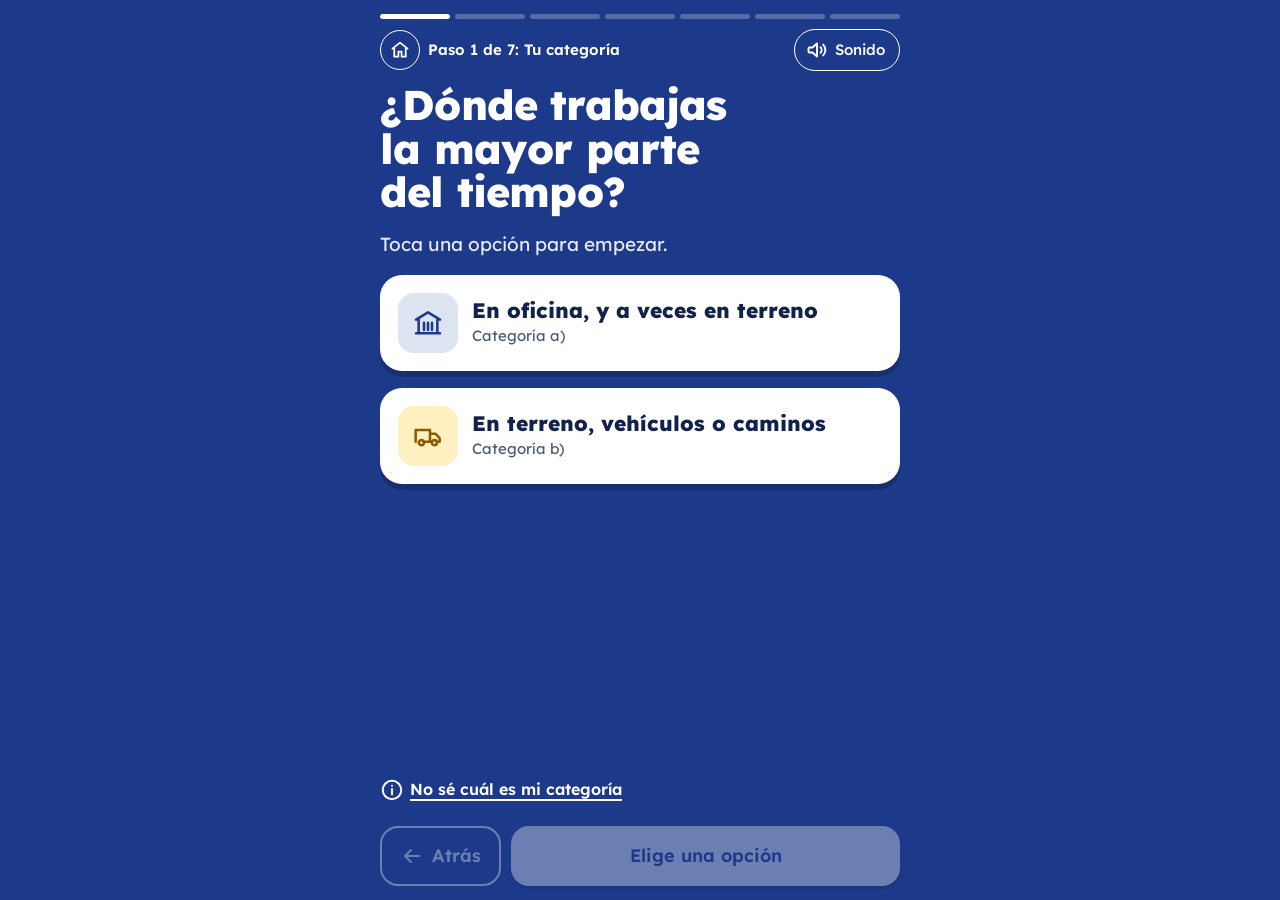
<file: simple.html>
<!doctype html>
<html lang="es">
<head>
<meta charset="utf-8">
<meta name="viewport" content="width=device-width, initial-scale=1, viewport-fit=cover">
<title>Mi uniforme en 7 pasos</title>
<meta name="theme-color" content="#1D3A8A">
<link rel="manifest" href="manifest.webmanifest">
<link rel="icon" type="image/png" href="icons/favicon.png">
<link rel="apple-touch-icon" href="icons/apple-touch-icon.png">
<meta name="mobile-web-app-capable" content="yes">
<meta name="apple-mobile-web-app-capable" content="yes">
<meta name="apple-mobile-web-app-status-bar-style" content="default">
<meta name="apple-mobile-web-app-title" content="Mi uniforme">
<link rel="stylesheet" href="fonts/fonts.css">
<style>.homebtn{width:40px;height:40px;border-radius:50%;border:1.5px solid currentColor;display:grid;place-items:center;color:inherit;flex:none;text-decoration:none;-webkit-tap-highlight-color:transparent;transition:transform 140ms cubic-bezier(0.23,1,0.32,1)}.homebtn:active{transform:scale(.94)}.hwrap{display:flex;align-items:center;gap:8px;min-width:0}</style>
</head>
<body>
<style>
/* Formato "historias": una tarjeta a pantalla completa por paso, como los estados de WhatsApp.
   Cada tarjeta tiene su color. La tarjeta sigue el dedo al deslizar; basta un gesto rápido para pasar.
   Una sola apariencia, a propósito: cada tarjeta fija su fondo y su texto. */
:root {
  color-scheme: light;
  --navy: #1D3A8A;
  --ink: #12224A;
  --sun: #FFE08A;
  --sky: #CFE3F7;
  --mint: #D5EFE2;
  --blush: #FBE0DE;
  --white: #FFFFFF;
  --ok: #17703F; --warn: #8A4E00; --bad: #A3241C;
  --font: "Lexend", "Segoe UI", system-ui, -apple-system, sans-serif;
  --ease-out: cubic-bezier(0.23, 1, 0.32, 1);
  --ease-drawer: cubic-bezier(0.32, 0.72, 0, 1);
  --bg: var(--navy); --fg: #FFFFFF;
}
[hidden] { display: none !important; }
* { box-sizing: border-box; }
html, body { height: 100%; }
body {
  margin: 0; background: var(--bg); color: var(--fg); font-family: var(--font); font-size: 18px; line-height: 1.45;
  -webkit-font-smoothing: antialiased; transition: background-color 360ms ease, color 360ms ease;
  padding-left: max(16px, env(safe-area-inset-left, 0px)); padding-right: max(16px, env(safe-area-inset-right, 0px)); padding-block: 0;
  overflow: hidden;
}
.app { height: 100%; height: var(--app-h, 100dvh); max-width: 520px; margin: 0 auto; display: flex; flex-direction: column; }
button {
  font: inherit; color: inherit; cursor: pointer; -webkit-tap-highlight-color: transparent; touch-action: manipulation;
  transition: transform 140ms var(--ease-out), background-color 200ms ease, box-shadow 200ms ease, color 200ms ease, border-color 200ms ease, opacity 200ms ease;
}
button:active { transform: scale(.97); }
:focus-visible { outline: 3px solid currentColor; outline-offset: 3px; }
svg { display: block; }
.ico { width: 24px; height: 24px; flex: none; }
h1 { font-weight: 800; font-size: clamp(1.45rem, min(8.6vw, 7cqh), 2.6rem); line-height: 1.05; letter-spacing: -0.02em; margin: 0; text-wrap: balance; }
p { margin: 0; text-wrap: pretty; }

/* Barra de avance tipo historias */
.top { padding-top: 14px; display: flex; flex-direction: column; gap: 10px; }
.segs { display: grid; grid-template-columns: repeat(7, 1fr); gap: 5px; }
.segs span { height: 5px; border-radius: 5px; position: relative; overflow: hidden; }
.segs span::before { content: ""; position: absolute; inset: 0; background: currentColor; opacity: .25; }
.segs i { position: absolute; inset: 0; background: currentColor; border-radius: 5px; transform: scaleX(0); transform-origin: left center; transition: transform 320ms var(--ease-out); }
.segs span.on i { transform: scaleX(1); }
.toprow { display: flex; justify-content: space-between; align-items: center; gap: 10px; font-size: 15px; font-weight: 600; font-variant-numeric: tabular-nums; }
.sound { display: inline-flex; align-items: center; gap: 6px; height: 42px; border-radius: 999px; border: 1.5px solid currentColor; background: transparent; padding: 0 14px 0 10px; font-size: 15px; font-weight: 500; }
.sound[aria-pressed="false"] { opacity: .7; }

/* Tarjeta: una pantalla, sin desplazar. Los tamaños se ajustan al alto disponible (cqh) */
/* Si la letra del teléfono está muy grande, la tarjeta puede desplazarse como respaldo: nunca se encima ni se corta */
.stage { flex: 1; min-height: 0; overflow-x: hidden; overflow-y: auto; scrollbar-width: none; padding: 12px 0 6px; touch-action: pan-y; container-type: size; }
.stage::-webkit-scrollbar { display: none; }
.card { min-height: 100%; display: flex; flex-direction: column; gap: clamp(8px, 2.3cqh, 18px); }
@keyframes cardIn { from { opacity: 0; transform: translateX(var(--from, 32px)); } }
.card.in { animation: cardIn 300ms var(--ease-out) both; }
@keyframes rise { from { opacity: 0; transform: translateY(10px) scale(.95); } }
.pop { animation: rise 360ms var(--ease-out) both; }
.card.still .pop { animation: none; }
.lead { font-size: clamp(15px, 3.4cqh, 19px); opacity: .9; }
.more { margin-top: auto; align-self: flex-start; border: 0; background: none; padding: 0; min-height: 40px; display: inline-flex; align-items: center; gap: 6px; font-size: 16px; font-weight: 600; text-decoration: underline; text-decoration-thickness: 1.5px; text-underline-offset: 4px; flex: none; }
.more:active { transform: scale(.98); }

/* Piezas */
.opt { width: 100%; text-align: left; border: 0; border-radius: 22px; padding: clamp(12px, 2.6cqh, 18px); display: flex; align-items: center; gap: 14px; background: #FFFFFF; color: var(--ink); box-shadow: 0 6px 0 rgba(0,0,0,.2); transition: transform 120ms var(--ease-out), box-shadow 160ms var(--ease-out); }
.opt:active { transform: translateY(4px); box-shadow: 0 2px 0 rgba(0,0,0,.2); }
.opt .ic-wrap { width: clamp(46px, 10cqh, 60px); height: clamp(46px, 10cqh, 60px); border-radius: 16px; display: grid; place-items: center; flex: none; }
.opt .ic-wrap .ico { width: 32px; height: 32px; }
.opt b { display: block; font-size: clamp(18px, 4cqh, 21px); line-height: 1.15; }
.opt span.s { font-size: 15px; opacity: .75; }
.opt[aria-pressed="true"] { box-shadow: 0 0 0 4px var(--sun), 0 6px 0 rgba(0,0,0,.2); }
.opt[aria-pressed="true"]:active { box-shadow: 0 0 0 4px var(--sun), 0 2px 0 rgba(0,0,0,.2); }
.row { display: flex; gap: 8px; justify-content: center; }
.big-g { flex: 1; max-width: 140px; display: flex; flex-direction: column; align-items: center; gap: 4px; text-align: center; font-weight: 600; font-size: clamp(13.5px, 3cqh, 16px); line-height: 1.2; }
.big-g .g { width: min(100%, 22cqh, 120px); height: min(100%, 22cqh, 120px); aspect-ratio: 1; filter: drop-shadow(0 6px 6px rgba(18, 34, 74, .14)); }
.badge { font-weight: 800; font-size: 14px; background: var(--ink); color: #fff; border-radius: 999px; padding: 1px 9px; font-variant-numeric: tabular-nums; }
.pill { display: inline-flex; align-items: center; gap: 8px; border-radius: 16px; padding: 8px 14px; font-weight: 600; font-size: clamp(14px, 3cqh, 16px); background: rgba(255,255,255,.65); align-self: flex-start; }
.pill .ico { flex: none; }
.colorline { display: flex; flex-direction: column; gap: clamp(6px, 1.6cqh, 10px); }
.cl { display: flex; align-items: center; gap: 12px; background: rgba(255,255,255,.7); border-radius: 18px; padding: clamp(8px, 1.9cqh, 12px) 14px; font-size: clamp(15px, 3.3cqh, 17px); line-height: 1.3; }
.cl .sw { width: clamp(34px, 7.5cqh, 44px); height: clamp(34px, 7.5cqh, 44px); border-radius: 50%; flex: none; border: 2px solid rgba(0,0,0,.08); box-shadow: 0 0 0 3px rgba(255,255,255,.9); }
.cl .mark { width: 32px; height: 32px; border-radius: 50%; display: grid; place-items: center; flex: none; color: #fff; }

/* Probador: la prenda y el veredicto, lado a lado */
.gchips { display: grid; grid-template-columns: repeat(3, minmax(0, 1fr)); gap: 6px; }
.gc { border: 2px solid #C9D3E3; background: #fff; border-radius: 999px; min-height: clamp(36px, 7cqh, 44px); padding: 0 6px; font-weight: 600; font-size: 15px; color: var(--ink); }
.gc[aria-pressed="true"] { background: var(--ink); border-color: var(--ink); color: #fff; }
.fit { display: grid; grid-template-columns: minmax(0, 44fr) minmax(0, 56fr); gap: 8px; min-height: clamp(92px, 21cqh, 180px); flex: none; }
.tstage { position: relative; border-radius: 22px; background: #F1F4F9; display: grid; place-items: center; overflow: hidden; background-image: radial-gradient(90% 60% at 50% 100%, #E3E9F2 0, transparent 70%); }
.tstage .g { position: absolute; inset: 7%; width: 86%; height: 86%; filter: drop-shadow(0 8px 8px rgba(18, 34, 74, .14)); }
.verdict { border-radius: 22px; padding: clamp(10px, 2.4cqh, 16px) 14px; display: flex; flex-direction: column; justify-content: center; gap: 4px; font-weight: 500; font-size: clamp(14px, 3.1cqh, 16px); line-height: 1.3; color: #fff; transition: background-color 240ms ease; }
.verdict .ico { width: 24px; height: 24px; flex: none; }
.verdict b { display: flex; align-items: center; gap: 6px; font-size: clamp(19px, 4.4cqh, 24px); line-height: 1.1; }
.verdict.ok { background: var(--ok); } .verdict.warn { background: var(--warn); } .verdict.bad { background: var(--bad); } .verdict.hold { background: #9C3D10; }
.dots { display: grid; grid-template-columns: repeat(5, minmax(0, 1fr)); gap: 8px 4px; padding-top: 4px; }
.dt { border: 0; background: none; display: flex; flex-direction: column; align-items: center; gap: 3px; font-size: 12.5px; color: var(--ink); padding: 0; min-height: 44px; }
.dt:active { transform: none; }
.dt .c { width: clamp(30px, 6.8cqh, 46px); height: clamp(30px, 6.8cqh, 46px); border-radius: 50%; border: 2px solid rgba(0,0,0,.1); transition: transform 220ms var(--ease-out), box-shadow 200ms ease; }
.dt:active .c { transform: scale(.9); }
.dt[aria-pressed="true"] { font-weight: 700; }
.dt[aria-pressed="true"] .c { transform: scale(1.04); box-shadow: 0 0 0 3px #fff, 0 0 0 5px var(--ink); }
.dye { transition: fill 320ms ease; }
.det { transition: stroke 320ms ease; }

/* No paga: 4 × 2, ícono sobre el nombre */
.nog { display: grid; grid-template-columns: repeat(4, minmax(0, 1fr)); gap: 6px; }
.ni { position: relative; border: 0; background: #fff; border-radius: 16px; padding: clamp(8px, 1.8cqh, 12px) 4px; display: flex; flex-direction: column; align-items: center; gap: 6px; text-align: center; font-weight: 600; font-size: 12.5px; line-height: 1.15; color: var(--ink); min-height: clamp(66px, 15cqh, 92px); box-shadow: 0 2px 0 rgba(163, 36, 28, .12); }
.ni .ico { width: 28px; height: 28px; }
.ni .ban { position: absolute; top: 4px; right: 6px; width: 18px; height: 18px; border-radius: 50%; background: var(--bad); color: #fff; display: grid; place-items: center; box-shadow: 0 0 0 2px #fff; }
.ni .ban .ico { width: 11px; height: 11px; }

/* Rendición: 2 × 2 */
.steps4 { display: grid; grid-template-columns: 1fr 1fr; gap: 6px; }
.s4 { display: flex; flex-direction: column; gap: 6px; background: rgba(255,255,255,.75); border-radius: 18px; padding: clamp(8px, 2cqh, 14px); }
.s4 .n { width: 34px; height: 34px; border-radius: 50%; background: var(--ink); color: #fff; display: grid; place-items: center; font-weight: 800; font-size: 17px; flex: none; }
.s4 b { display: block; font-size: clamp(15px, 3.3cqh, 17px); line-height: 1.2; }
.s4 span.t { font-size: 14px; opacity: .8; line-height: 1.25; }

/* Lista final: el visto se dibuja; desmarcar es más rápido que marcar */
.cklist { position: relative; display: flex; flex-direction: column; gap: clamp(5px, 1.3cqh, 10px); }
.ck { display: flex; align-items: center; gap: 12px; background: rgba(255,255,255,.12); border: 2px solid rgba(255,255,255,.35); border-radius: 16px; padding: clamp(8px, 1.9cqh, 14px) 12px; cursor: pointer; font-size: clamp(15px, 3.2cqh, 17px); line-height: 1.25; -webkit-tap-highlight-color: transparent; touch-action: manipulation; transition: background-color 200ms ease, border-color 200ms ease, color 200ms ease; }
.ck input { position: absolute; opacity: 0; width: 1px; height: 1px; }
.ck .box { width: 30px; height: 30px; border-radius: 9px; border: 2.5px solid rgba(255,255,255,.7); display: grid; place-items: center; color: #fff; flex: none; transition: transform 140ms var(--ease-out), background-color 200ms ease, border-color 200ms ease; }
.ck:active .box { transform: scale(.9); }
.ck .box .ico path { stroke-width: 2.6; stroke-dasharray: 21; stroke-dashoffset: 21; transition: stroke-dashoffset 120ms ease; }
.ck:has(input:checked) { background: rgba(255,255,255,.95); color: var(--ink); border-color: #fff; }
.ck:has(input:checked) .box { background: var(--ok); border-color: var(--ok); }
.ck:has(input:checked) .box .ico path { stroke-dashoffset: 0; transition: stroke-dashoffset 240ms var(--ease-out) 40ms; }
.ck:has(input:focus-visible) { outline: 3px solid var(--sun); outline-offset: 2px; }
/* La estampilla: cae girada sobre la lista, con borde perforado; no tapa los toques */
.stampwrap { position: absolute; inset: 0; display: grid; place-items: center; pointer-events: none; }
.stamp { transform: rotate(-8deg); background: var(--sun); color: var(--navy); border-radius: 6px; padding: 16px 22px 14px; text-align: center; outline: 7px dotted #1D3A8A; outline-offset: -3px; box-shadow: inset 0 0 0 9px var(--sun), inset 0 0 0 11px #1D3A8A, 0 14px 30px rgba(6, 14, 40, .45); max-width: 88%; }
.stamp b { display: block; font-weight: 800; font-size: clamp(26px, 6.4cqh, 36px); line-height: 1; letter-spacing: -0.02em; }
.stamp span { display: block; margin-top: 6px; font-size: 14.5px; font-weight: 600; }
.stamp .ico { width: 30px; height: 30px; margin: 0 auto 6px; color: var(--ok); }
@keyframes stampIn { 0% { opacity: 0; transform: rotate(-16deg) scale(1.7); } 70% { opacity: 1; transform: rotate(-7deg) scale(.96); } 100% { opacity: 1; transform: rotate(-8deg) scale(1); } }
.stamp.hit { animation: stampIn 340ms var(--ease-out) both; }

/* Navegación inferior */
.nav { display: flex; gap: 10px; padding-block: 10px calc(14px + env(safe-area-inset-bottom, 0px)); }
.nb { min-height: 60px; border-radius: 18px; border: 2px solid currentColor; background: transparent; padding: 0 18px; font-weight: 600; font-size: 18px; display: inline-flex; align-items: center; justify-content: center; gap: 8px; }
.nb.primary { flex: 1; border: 0; }
.nb .ico { transition: transform 200ms var(--ease-out); }
.dark .nb.primary { background: #FFFFFF; color: var(--navy); box-shadow: 0 3px 0 rgba(0,0,0,.25); }
.light .nb.primary { background: var(--ink); color: #FFFFFF; box-shadow: 0 3px 0 rgba(0,0,0,.25); }
.nb:disabled { opacity: .35; cursor: default; box-shadow: none; }
.nb:disabled:active { transform: none; }

/* Hoja de detalle: entra con curva de cajón; sale más rápido; se puede bajar con el dedo */
.scrim { position: fixed; inset: 0; background: rgba(18, 34, 74, .5); z-index: 20; opacity: 0; transition: opacity 200ms ease; }
.scrim[data-open] { opacity: 1; transition-duration: 300ms; }
.sheet { position: fixed; left: 0; right: 0; bottom: 0; z-index: 21; display: flex; justify-content: center; pointer-events: none; }
.sheet-in { pointer-events: auto; width: 100%; max-width: 560px; max-height: 82vh; overflow-y: auto; overscroll-behavior: contain; background: #FFFFFF; color: var(--ink); border-radius: 28px 28px 0 0; padding: 0 max(22px, env(safe-area-inset-right, 0px)) calc(22px + env(safe-area-inset-bottom, 0px)) max(22px, env(safe-area-inset-left, 0px)); display: flex; flex-direction: column; gap: 14px; font-size: 17px; box-shadow: 0 -12px 40px rgba(18, 34, 74, .25); transform: translateY(100%); transition: transform 420ms var(--ease-drawer); }
.sheet[data-open] .sheet-in { transform: translateY(0); }
.sheet[data-closing] .sheet-in { transition-duration: 240ms; }
.sheet-hd { display: flex; flex-direction: column; gap: 12px; padding-top: 12px; touch-action: none; cursor: grab; user-select: none; -webkit-user-select: none; }
.sheet-hd:active { cursor: grabbing; }
.sheet-in h2 { margin: 0; font-size: 24px; font-weight: 800; }
.sheet-in ul { margin: 0; padding-left: 22px; display: flex; flex-direction: column; gap: 6px; }
.grab { width: 44px; height: 5px; border-radius: 5px; background: #D0D7E2; align-self: center; }
.src { font-size: 14px; opacity: .7; border-top: 1px solid #E3E8EF; padding-top: 10px; }
.sheet-in .nb { background: var(--ink); color: #fff; border: 0; }

@media (hover: hover) and (pointer: fine) {
  .gc:hover:not([aria-pressed="true"]) { border-color: var(--ink); }
  .more:hover { opacity: .75; }
  .nb:not(:disabled):not(.primary):hover { background: rgba(127, 127, 127, .12); }
  .nb.primary:not(:disabled):hover .ico { transform: translateX(3px); }
  .opt:hover:not([aria-pressed="true"]) { box-shadow: 0 0 0 3px rgba(255, 224, 138, .6), 0 6px 0 rgba(0,0,0,.2); }
  .dt:hover:not([aria-pressed="true"]) .c { transform: scale(1.05); }
  .ck:hover:not(:has(input:checked)) { border-color: rgba(255,255,255,.7); }
}

@media (prefers-reduced-motion: reduce) {
  @keyframes cardIn { from { opacity: 0; } }
  @keyframes rise { from { opacity: 0; } }
  button:active, .opt:active, .dt:active .c, .ck:active .box { transform: none; }
  .dt[aria-pressed="true"] .c { transform: none; }
  @keyframes stampIn { from { opacity: 0; } to { opacity: 1; } }
  .segs i { transition: none; }
  .sheet-in { transform: none; opacity: 0; transition: opacity 200ms ease; }
  .sheet[data-open] .sheet-in { transform: none; opacity: 1; }
}
</style>

<div class="app dark" id="app">
  <div class="top">
    <div class="segs" id="segs" aria-hidden="true"></div>
    <div class="toprow"><span class="hwrap"><a class="homebtn" href="./" aria-label="Volver a la portada"><svg viewBox="0 0 24 24" width="22" height="22" fill="none" stroke="currentColor" stroke-width="1.9" stroke-linecap="round" stroke-linejoin="round" aria-hidden="true"><path d="M3.75 10.5L12 4l8.25 6.5M5.75 9v10.25h4.5v-5.5h3.5v5.5h4.5V9"/></svg></a><span id="where">Mi uniforme 2026</span></span><button type="button" class="sound" id="sound" aria-pressed="true"></button></div>
  </div>
  <div class="stage" id="stage" aria-live="polite"></div>
  <div class="nav">
    <button type="button" class="nb" id="prev">Atrás</button>
    <button type="button" class="nb primary" id="next">Siguiente</button>
  </div>
</div>

<div class="scrim" id="scrim" hidden></div>
<div class="sheet" id="sheet" role="dialog" aria-modal="true" aria-labelledby="sh-t" hidden>
  <div class="sheet-in" id="sheet-in">
    <div class="sheet-hd" id="sheet-hd">
      <div class="grab" aria-hidden="true"></div>
      <h2 id="sh-t"></h2>
    </div>
    <div id="sh-b" style="display:flex;flex-direction:column;gap:10px"></div>
    <p class="src" id="sh-s"></p>
    <button type="button" class="nb" id="sh-x">Entendido</button>
  </div>
</div>

<script>
/* Alto real de la pantalla del teléfono (descuenta las barras del navegador), para que los botones siempre se vean */
(function () { function fit() { document.documentElement.style.setProperty("--app-h", window.innerHeight + "px"); } fit(); window.addEventListener("resize", fit); window.addEventListener("orientationchange", function () { setTimeout(fit, 250); }); })();
</script>
<script>
(function () {
  "use strict";
  var IC = {
    info: "M12 2.75a9.25 9.25 0 1 0 0 18.5a9.25 9.25 0 1 0 0-18.5M12 11v5.5M12 7.75h.01",
    soundOn: "M4.5 9.5h3l4.5-4v13l-4.5-4h-3a1 1 0 0 1-1-1v-3a1 1 0 0 1 1-1zM15.5 9.2a4 4 0 0 1 0 5.6M18.2 6.6a7.8 7.8 0 0 1 0 10.8",
    soundOff: "M4.5 9.5h3l4.5-4v13l-4.5-4h-3a1 1 0 0 1-1-1v-3a1 1 0 0 1 1-1zM16 9.5l5 5M21 9.5l-5 5",
    check: "M5 12.5l4.5 4.5L19 7.5",
    x: "M6.5 6.5l11 11M17.5 6.5l-11 11",
    alert: "M10.3 4.3L2.9 17.2a2 2 0 0 0 1.7 3h14.8a2 2 0 0 0 1.7-3L13.7 4.3a2 2 0 0 0-3.4 0zM12 9.5v4.25M12 16.75h.01",
    arrowR: "M5 12h14M13 6l6 6-6 6",
    arrowL: "M19 12H5M11 6l-6 6 6 6",
    building: "M3 9.5L12 4l9 5.5M5 9.5v9M19 9.5v9M9 11.75v5.5M12 11.75v5.5M15 11.75v5.5M3 19.75h18",
    truck: "M2.75 16.25V7.5h10.75v8.75M13.5 10.25h4l3.25 3.4v2.6h-2.1M9.1 16.25h4.4M7 15.1a1.9 1.9 0 1 0 0 3.8a1.9 1.9 0 1 0 0-3.8M16.75 15.1a1.9 1.9 0 1 0 0 3.8a1.9 1.9 0 1 0 0-3.8",
    help: "M12 2.75a9.25 9.25 0 1 0 0 18.5a9.25 9.25 0 1 0 0-18.5M9.6 9.3a2.5 2.5 0 0 1 4.8.9c0 1.7-2.4 2-2.4 3.5M12 16.75h.01",
    underwear: "M3.5 6.5h17v3.25c-3.9 1.5-6.1 4.7-6.6 8.75h-3.8c-.5-4.05-2.7-7.25-6.6-8.75z",
    swim: "M8 3.5v4.25c2.4 1.9 5.6 1.9 8 0V3.5M8 7.75c-.9 4-.1 6.6 1.4 8.2l-.9 4.55h7l-.9-4.55c1.5-1.6 2.3-4.2 1.4-8.2",
    bowtie: "M3.25 7.75l7 3.5-7 3.5zM20.75 7.75l-7 3.5 7 3.5zM10.25 9.75h3.5v3h-3.5z",
    bag: "M5.25 8.25h13.5l-1.3 11.6a1.5 1.5 0 0 1-1.5 1.4H8.05a1.5 1.5 0 0 1-1.5-1.4zM9 8.25V7a3 3 0 0 1 6 0v1.25",
    perfume: "M8 10h8a2 2 0 0 1 2 2v7.5a1.25 1.25 0 0 1-1.25 1.25H7.25A1.25 1.25 0 0 1 6 19.5V12a2 2 0 0 1 2-2zM10 10V7h4v3M9.25 4.25h5.5",
    sandal: "M3.75 17.25c0-1.6 1.1-2.75 3.1-2.75h10.3c2 0 3.1 1.15 3.1 2.75v1.5H3.75zM8 14.5l2.5-6 3 6M15.75 14.5V9.75",
    sneaker: "M3.25 17.5v-5.75l3.9-4.4 3 2.5 3.6 1.4h4.1c1.6 0 2.9 1.3 2.9 2.9v3.35zM3.25 17.5h17.5M8 13.6c3.1 1 6.1 1 9.1-.9",
    plug: "M9 3.25v4M15 3.25v4M6.5 7.25h11v3.25a5.5 5.5 0 0 1-11 0zM12 16v4.75",
    helmet: "M3.25 16.25h17.5v2.25H3.25zM5 16.25a7 7 0 0 1 14 0M10.5 9.6V7h3v2.6",
    party: "M12 2.75a9.25 9.25 0 1 0 0 18.5a9.25 9.25 0 1 0 0-18.5M7.5 12.5l3 3 6-6.5"
  };
  function ic(n) { return '<svg class="ico" viewBox="0 0 24 24" fill="none" stroke="currentColor" stroke-width="1.9" stroke-linecap="round" stroke-linejoin="round" aria-hidden="true"><path d="' + IC[n] + '"/></svg>'; }

  function lum(hex) { var n = parseInt(hex.slice(1), 16); return (0.299 * ((n >> 16) & 255) + 0.587 * ((n >> 8) & 255) + 0.114 * (n & 255)) / 255; }
  var BODY = {
    jacket: "M40 22 L24 28 L12 48 L6 102 L21 104 L27 62 L29 114 L91 114 L93 62 L99 104 L114 102 L108 48 L96 28 L80 22 Q72 32 60 32 Q48 32 40 22 Z",
    shirt: "M42 16 L26 22 L8 40 L20 56 L31 48 L31 108 L89 108 L89 48 L100 56 L112 40 L94 22 L78 16 Q72 28 60 28 Q48 28 42 16 Z",
    pants: "M32 8 H88 L93 112 H66 L60 46 L54 112 H27 Z",
    shoe: "M12 78 Q12 56 28 54 L50 50 Q60 48 66 58 Q76 70 94 72 Q112 74 112 88 L112 94 L12 94 Z"
  };
  var DET = {
    parka: "M46 26 Q60 16 74 26 M60 33 V113 M35 84 H51 M69 84 H85 M8 94 L21 96 M99 96 L112 94 M29 104 H91",
    jacket: "M40 22 L52 46 L60 34 L68 46 L80 22 M60 34 V113 M36 80 L50 76 M70 76 L84 80",
    shirt: "M42 16 L52 32 L60 26 L68 32 L78 16 M60 30 V107 M70 48 H82 V58 H70 Z",
    pants: "M32 18 H88 M60 18 V40 M37 18 Q41 30 49 30 M83 18 Q79 30 71 30 M44 44 L41 110 M76 44 L79 110",
    jeans: "M32 18 H88 M60 18 V42 M36 18 Q40 32 50 32 M84 18 Q80 32 70 32 M64 22 H74 V28 M29 104 H54 M66 104 H92",
    shoe: "M46 56 L54 66 M54 53 L61 62 M30 60 Q36 70 34 92 M70 74 Q90 82 110 82"
  };
  function garment(kind, hex) {
    var fill = hex || "#FFFFFF", ol = 'stroke="#12224A" stroke-width="2.6" stroke-linejoin="round"';
    var dk = hex ? (lum(hex) < 0.5 ? "rgba(255,255,255,.5)" : "rgba(18,34,74,.3)") : "#C9D4DC";
    var k = kind === "parka" ? "jacket" : kind === "jeans" ? "pants" : kind;
    var s = (kind === "parka" ? '<path class="dye" d="M42 24 Q40 4 60 4 Q80 4 78 24" fill="' + fill + '" ' + ol + '/>' : "") +
      '<path class="dye" d="' + BODY[k] + '" fill="' + fill + '" ' + ol + '/>' +
      (kind === "shoe" ? '<path d="M8 94 H116 V100 Q116 106 110 106 H14 Q8 106 8 100 Z" fill="#12224A" ' + ol + '/>' : "") +
      '<path class="det" d="' + DET[kind] + '" fill="none" stroke="' + dk + '" stroke-width="2.2" stroke-linecap="round"/>';
    return '<svg class="g" viewBox="0 0 120 120" aria-hidden="true">' + s + "</svg>";
  }
  var SW = { azulmarino: ["Azul marino", "#1F2B4A"], azul: ["Azul", "#2F5DA8"], celeste: ["Celeste", "#8FC4E8"], blanco: ["Blanco", "#FFFFFF"], negro: ["Negro", "#1B1B1B"], gris: ["Gris", "#9C9FA1"], cafe: ["Café", "#6B4A2B"], beige: ["Beige", "#D9C8A7"], amarillo: ["Amarillo", "#E3B33C"], verde: ["Verde", "#3E7B4E"] };
  var COLORS = ["azulmarino", "azul", "celeste", "blanco", "negro", "gris", "cafe", "beige", "amarillo", "verde"];
  function blue(c) { return c === "azulmarino" || c === "azul" || c === "celeste"; }
  var GARMENTS = [
    { id: "parka", short: "Parka", art: "parka", name: "Parka", rule: function (c) {
      if (c === "azulmarino") return ["ok", "Es el color de la parka."];
      if (c === "negro" || c === "cafe") return ["warn", "Solo en 2026 y solo si no encontraste azul marino."];
      if (c === "azul" || c === "celeste") return ["bad", "El decreto pide azul marino; si no hay, negra o café."];
      return ["bad", "No sirve para la parka."]; } },
    { id: "camisa", short: "Camisa", art: "shirt", name: "Camisa o blusa", rule: function (c) {
      if (blue(c) || c === "blanco" || c === "negro") return ["ok", "Familia azul, blanco o negro."];
      return ["bad", "En la camisa este color solo va en detalles."]; } },
    { id: "polera", short: "Polera", art: "shirt", name: "Polera o beatle", rule: function (c) {
      if (c === "verde") return ["bad", "El verde solo va en detalles pequeños."];
      return ["ok", "Es prenda secundaria."]; } },
    { id: "pantalon", short: "Pantalón", art: "pants", name: "Pantalón", rule: function (c) {
      if (blue(c) || c === "negro" || c === "blanco") return ["ok", "Familia azul, negro o blanco."];
      if (c === "gris" || c === "cafe" || c === "beige") return ["ok", "Control acepta gris, café y beige."];
      return ["bad", "No sirve como color principal."]; } },
    { id: "jeans", short: "Jeans", art: "jeans", name: "Jeans", rule: function (c) {
      if (c === "azul" || c === "azulmarino" || c === "negro") return ["ok", "Si es liso y sin rasgaduras."];
            return ["bad", "Solo azul o negro liso."]; } },
    { id: "zapato", short: "Calzado", art: "shoe", name: "Zapato o zapatilla", rule: function (c) {
      if (c === "verde" || c === "amarillo") return ["bad", "No sirve para el calzado."];
      return ["ok", "Si es zapatilla, sin logos llamativos."]; } }
  ];
  var VERD = { ok: ["check", "Sirve"], warn: ["alert", "Con condición"], hold: ["alert", "Mejor no"], bad: ["x", "No sirve"] };

  var INFO = {
    categoria: ["¿Cómo sé mi categoría?", "<p>Cuenta lo que haces de verdad, no tu cargo.</p><ul><li><b>Categoría a)</b>: oficina, atención de público, profesionales y jefaturas que a veces salen a terreno.</li><li><b>Categoría b)</b>: conductores, maquinaria, mantención, aseo, áreas verdes y emergencia.</li></ul><p>La fija la Municipalidad en una nómina. Si tienes dudas, pregunta a tu jefatura o a Recursos Humanos.</p>", "Reglamento, artículos 6° y 7°."],
    obligatorio: ["Las prendas obligatorias", "<ul><li><b>Parka impermeable térmica</b>, azul marino.</li><li><b>Zapato o zapatilla outdoor</b>, en color neutro y sin logos deportivos llamativos.</li><li><b>Pantalón outdoor</b>, solo categoría b).</li></ul><p>Después, con lo que quede, compras otras prendas de la lista: camisas, poleras, pantalones, sweaters, chalecos, polares y más, en colores institucionales.</p><p>La tarjeta es de 6 UTM. Lo que no uses se pierde.</p>", "Reglamento, artículos 6° y 9°."],
    parka: ["La parka en 2026", "<p>Solo este año, la parka puede ser una parka común, una chaqueta, una chaqueta impermeable o un cortaviento.</p><p>Debe ser azul marino. Solo si no hay en azul marino, puede ser negra o café. Si compras negra o café, guarda una foto o el aviso del vendedor.</p><p>Desde 2027 vuelve la parka impermeable térmica azul marino.</p>", "Decreto Exento N° 3.080, de 22 de octubre de 2026."],
    colores: ["Cómo se usan los colores", "<ul><li><b>Celeste, azul y azul marino:</b> en lo que más se ve.</li><li><b>Blanco y negro:</b> libres. También sirven como color principal de la camisa, blusa, polera o chaqueta.</li><li><b>Gris, café y beige:</b> sirven en el pantalón, el calzado y las prendas secundarias.</li><li><b>Amarillo:</b> solo detalles o prendas secundarias.</li><li><b>Prendas secundarias:</b> sweater, chaleco, polar, cortaviento, polera piqué y beatle.</li><li><b>Verde:</b> solo un detalle pequeño.</li></ul><p>Y en todas las prendas: sin marcas ni estampados grandes, y con el logo municipal o el pin.</p>", "Reglamento, artículos 4° y 5°; criterio de la Dirección de Control (2 de noviembre de 2026)."],
    nopaga: ["Lo que no paga la tarjeta", "<p>Ropa interior, trajes de baño, ropa deportiva o de fiesta, carteras, mochilas, joyas, perfumes, sandalias, zapatillas deportivas o de moda, y cosas del hogar.</p><p><b>Los EPP</b> (botas de seguridad, cascos, chalecos reflectantes) los entrega gratis la Municipalidad: pídelos a tu jefatura.</p><p>No puedes prestar, vender ni cambiar por dinero la tarjeta.</p>", "Reglamento, artículos 8° y 15°; Reglamento de EPP."],
    rendicion: ["La rendición", "<ul><li>Pide boleta con el detalle de cada prenda.</li><li>Llena el formulario de la Dirección de Control.</li><li>Tu jefatura lo revisa y firma.</li><li>Control lo certifica o te pide corregir.</li></ul><p>Si te piden corregir, tienes 10 días hábiles. Si no corriges, devuelves el monto.</p><p>La fecha límite para rendir es el <b>30 de noviembre de 2026</b>.</p>", "Reglamento, artículos 18° a 23°; Dirección de Control."]
  };

  /* ---------- Sonido: suave y profundo ---------- */
  var store = { get: function (k) { try { return localStorage.getItem(k); } catch (e) { return null; } }, set: function (k, v) { try { localStorage.setItem(k, v); } catch (e) {} } };
  var soundOn = store.get("mu7-sound") !== "off", AU = null;
  function audio() {
    if (!soundOn) return null;
    try {
      if (!AU) {
        var C = window.AudioContext || window.webkitAudioContext; if (!C) return null;
        var ctx = new C(), master = ctx.createGain(), warm = ctx.createBiquadFilter(), comp = ctx.createDynamicsCompressor();
        master.gain.value = 1.4; warm.type = "lowpass"; warm.frequency.value = 4200; warm.Q.value = 0.3; comp.threshold.value = -22; comp.ratio.value = 3;
        master.connect(warm); warm.connect(comp); comp.connect(ctx.destination);
        var len = Math.floor(ctx.sampleRate * 2.4), imp = ctx.createBuffer(2, len, ctx.sampleRate);
        for (var ch = 0; ch < 2; ch++) { var d = imp.getChannelData(ch); for (var i = 0; i < len; i++) d[i] = (Math.random() * 2 - 1) * Math.pow(1 - i / len, 3.4); }
        var verb = ctx.createConvolver(), wet = ctx.createGain(), send = ctx.createGain();
        verb.buffer = imp; wet.gain.value = 0.34; send.gain.value = 0.7;
        send.connect(verb); verb.connect(wet); wet.connect(warm);
        AU = { ctx: ctx, master: master, send: send };
      }
      if (AU.ctx.state === "suspended") AU.ctx.resume();
      return AU;
    } catch (e) { return null; }
  }
  /* Sonidos originales: piano cálido y celesta, en mi bemol mayor, con aire de vals nocturno.
     Cada situación tiene su propia frase; nada se toma de canciones existentes. */
  function n2f(m) { return 440 * Math.pow(2, (m - 69) / 12); }
  function piano(m, at, dur, vel, soft) {
    var a = audio(); if (!a) return;
    var ctx = a.ctx, t = ctx.currentTime + 0.02 + at, f = n2f(m);
    var out = ctx.createGain(), lp = ctx.createBiquadFilter();
    lp.type = "lowpass"; lp.Q.value = 0.5;
    lp.frequency.setValueAtTime(Math.min(f * 7, 6000), t);
    lp.frequency.exponentialRampToValueAtTime(Math.max(f * 1.6, 220), t + dur * 0.7);
    out.gain.setValueAtTime(0.0001, t);
    out.gain.exponentialRampToValueAtTime(vel, t + (soft ? 0.018 : 0.007));
    out.gain.exponentialRampToValueAtTime(vel * 0.38, t + 0.26);
    out.gain.exponentialRampToValueAtTime(0.0001, t + dur);
    lp.connect(out); out.connect(a.master); out.connect(a.send);
    [[1, 1], [2, 0.42], [3, 0.14], [4, 0.07], [5, 0.03]].forEach(function (p) {
      var o = ctx.createOscillator(), g = ctx.createGain(), k = p[0];
      o.type = "sine"; o.frequency.value = f * k * (1 + 0.00035 * k * k);
      g.gain.setValueAtTime(p[1], t); g.gain.exponentialRampToValueAtTime(p[1] * 0.02, t + dur / Math.pow(k, 0.7));
      o.connect(g); g.connect(lp); o.start(t); o.stop(t + dur + 0.05);
    });
  }
  function celesta(m, at, dur, vel) {
    var a = audio(); if (!a) return;
    var ctx = a.ctx, t = ctx.currentTime + 0.02 + at, f = n2f(m);
    var out = ctx.createGain();
    out.gain.setValueAtTime(0.0001, t);
    out.gain.exponentialRampToValueAtTime(vel, t + 0.004);
    out.gain.exponentialRampToValueAtTime(0.0001, t + dur);
    out.connect(a.master); out.connect(a.send);
    [[1, 1], [3.98, 0.2], [8.9, 0.035]].forEach(function (p) {
      var o = ctx.createOscillator(), g = ctx.createGain(), k = p[0];
      o.type = "sine"; o.frequency.value = f * k;
      g.gain.setValueAtTime(p[1], t); g.gain.exponentialRampToValueAtTime(p[1] * 0.01, t + dur / Math.pow(k, 0.8));
      o.connect(g); g.connect(out); o.start(t); o.stop(t + dur + 0.05);
    });
  }
  function pad(m, at, dur, vel) {
    var a = audio(); if (!a) return;
    var ctx = a.ctx, t = ctx.currentTime + 0.02 + at, f = n2f(m);
    var out = ctx.createGain();
    out.gain.setValueAtTime(0.0001, t);
    out.gain.exponentialRampToValueAtTime(vel, t + 0.14);
    out.gain.exponentialRampToValueAtTime(0.0001, t + dur);
    out.connect(a.master); out.connect(a.send);
    [[1, 1, "sine"], [1.004, 0.5, "triangle"], [0.5, 0.35, "sine"]].forEach(function (p) {
      var o = ctx.createOscillator(), g = ctx.createGain();
      o.type = p[2]; o.frequency.value = f * p[0]; g.gain.value = p[1];
      o.connect(g); g.connect(out); o.start(t); o.stop(t + dur + 0.05);
    });
  }
  function roll(ms, at, gap, dur, vel) { ms.forEach(function (m, i) { piano(m, at + i * gap, dur, vel, true); }); }
  /* Cierre: tres compases de vals (bajo en el 1, acorde en el 2 y el 3) que terminan en mi bemol */
  function waltz() {
    var b = 0.3;
    piano(44, 0, 1.2, 0.07, true); roll([60, 63, 67], b, 0.012, 0.5, 0.04); roll([60, 63, 67], 2 * b, 0.012, 0.5, 0.035);
    piano(75, 0, 0.9, 0.08); piano(74, 2 * b, 0.55, 0.07);
    piano(46, 3 * b, 1.2, 0.07, true); roll([56, 62, 65], 4 * b, 0.012, 0.5, 0.04); roll([56, 62, 65], 5 * b, 0.012, 0.5, 0.035);
    piano(72, 3 * b, 0.55, 0.075); piano(74, 4 * b, 0.55, 0.075); piano(77, 5 * b, 0.55, 0.075);
    piano(39, 6 * b, 3, 0.08, true); roll([55, 58, 62, 65], 6 * b + 0.02, 0.05, 2.8, 0.05); piano(79, 6 * b + 0.04, 2.6, 0.085);
    celesta(82, 6 * b + 0.25, 2, 0.04); celesta(86, 6 * b + 0.38, 2, 0.035);
    pad(39, 6 * b, 3.2, 0.05);
  }
  var TICK = [63, 65, 67, 70, 72, 75, 77, 79, 82]; /* cada punto marcado sube un peldaño */
  function play(n, k) {
    switch (n) {
      case "tap": piano(58, 0, 0.7, 0.09, true); break;
      case "next": piano(58, 0, 0.6, 0.08, true); piano(63, 0.085, 0.9, 0.09, true); break;
      case "back": piano(63, 0, 0.6, 0.08, true); piano(58, 0.085, 0.9, 0.08, true); break;
      case "category": roll([39, 46, 50, 55, 65], 0, 0.065, 2.4, 0.07); celesta(82, 0.38, 1.6, 0.05); pad(39, 0, 2.6, 0.05); break;
      case "ok": piano(43, 0, 1.8, 0.06, true); roll([55, 58, 62], 0, 0.03, 1.6, 0.065); celesta(79, 0.12, 1.4, 0.05); celesta(82, 0.24, 1.6, 0.045); break;
      case "hold":
      case "warn": piano(41, 0, 1.8, 0.065, true); roll([51, 56, 58], 0.02, 0.03, 1.4, 0.06); piano(60, 0.3, 1.4, 0.07, true); break;
      case "bad": piano(44, 0, 1.8, 0.07, true); roll([55, 60], 0.02, 0.04, 1.2, 0.055); piano(63, 0.04, 0.8, 0.07, true); piano(60, 0.3, 1.4, 0.07, true); break;
      case "open": celesta(70, 0, 1.2, 0.05); celesta(77, 0.09, 1.4, 0.045); break;
      case "close": piano(62, 0, 0.6, 0.06, true); break;
      case "tick": var m = TICK[Math.max(0, Math.min(TICK.length - 1, (k || 1) - 1))]; piano(m, 0, 1.1, 0.085, true); celesta(m + 12, 0.01, 0.8, 0.025); break;
      case "untick": piano(56, 0, 0.6, 0.06, true); break;
      case "pop": piano(k || 63, 0, 0.9, 0.08, true); break;
      case "done": waltz(); break;
      case "on": piano(63, 0, 0.8, 0.08, true); piano(67, 0.1, 1, 0.08, true); celesta(82, 0.2, 1.2, 0.04); break;
    }
  }

  /* ---------- Estado ---------- */
  var CARDS = [
    { bg: "#1D3A8A", dark: true, name: "Tu categoría" },
    { bg: "#FFE08A", dark: false, name: "Lo obligatorio" },
    { bg: "#CFE3F7", dark: false, name: "La parka 2026" },
    { bg: "#FFFFFF", dark: false, name: "Prueba de color" },
    { bg: "#FBE0DE", dark: false, name: "Lo que no paga" },
    { bg: "#D5EFE2", dark: false, name: "La rendición" },
    { bg: "#1D3A8A", dark: true, name: "Antes de pagar" }
  ];
  var state = { i: 0, cat: store.get("mu7-cat"), g: "parka", c: "azulmarino", checks: {} };
  if (state.cat !== "a" && state.cat !== "b") state.cat = null;
  function $(id) { return document.getElementById(id); }
  var stage = $("stage"), app = $("app"), segs = $("segs");
  var RM = !!(window.matchMedia && window.matchMedia("(prefers-reduced-motion: reduce)").matches);
  var EASE_OUT = "cubic-bezier(0.23, 1, 0.32, 1)";
  function anim(el, frames, ms, opts) {
    if (!el || !el.animate) return null;
    try { var o = { duration: ms, easing: EASE_OUT }; if (opts) for (var k in opts) o[k] = opts[k]; return el.animate(frames, o); } catch (e) { return null; }
  }
  function morph(el) { anim(el, [{ opacity: 0.55, filter: "blur(2px)" }, { opacity: 1, filter: "blur(0px)" }], 220); }
  function rise(el) { anim(el, RM ? [{ opacity: 0 }, { opacity: 1 }] : [{ opacity: 0, transform: "translateY(8px) scale(.97)" }, { opacity: 1, transform: "none" }], 300); }
  function detColor(hex) { return lum(hex) < 0.5 ? "rgba(255,255,255,.5)" : "rgba(18,34,74,.3)"; }
  function more(k, label) { return '<button type="button" class="more" data-info="' + k + '">' + ic("info") + (label || "Ver más") + "</button>"; }
  function curG() { return GARMENTS.filter(function (x) { return x.id === state.g; })[0]; }

  /* Retrasos de entrada: explican el orden (primero esto, luego esto) */
  var D1 = [120, 280, 440], D5 = [100, 230, 360, 490];
  function c0() {
    function opt(k, icon, t, s, bg, fg) { return '<button type="button" class="opt" data-cat="' + k + '" aria-pressed="' + (state.cat === k) + '"><span class="ic-wrap" style="background:' + bg + ";color:" + fg + '">' + ic(icon) + "</span><span><b>" + t + '</b><span class="s">' + s + "</span></span></button>"; }
    return '<h1>¿Dónde trabajas la mayor parte del tiempo?</h1><p class="lead">Toca una opción para empezar.</p>' +
      opt("a", "building", "En oficina, y a veces en terreno", "Categoría a)", "#DCE4F2", "#1D3A8A") +
      opt("b", "truck", "En terreno, vehículos o caminos", "Categoría b)", "#FFF0C2", "#8A5A00") +
      more("categoria", "No sé cuál es mi categoría");
  }
  function c1() {
    var b = state.cat === "b";
    var items = [["parka", SW.azulmarino[1], "Parka azul marino"], ["shoe", SW.cafe[1], "Zapato o zapatilla"]];
    if (b) items.push(["pants", SW.azulmarino[1], "Pantalón outdoor"]);
    var gs = items.map(function (x, i) { return '<div class="big-g pop" style="animation-delay:' + D1[i] + 'ms">' + garment(x[0], x[1]) + '<span class="badge">1</span><span>' + x[2] + "</span></div>"; }).join("");
    return "<h1>Primero, compra " + (b ? "estas 3 prendas" : "estas 2 prendas") + "</h1><p class=\"lead\">Son obligatorias. Con lo que quede, compras otras prendas de la lista.</p>" +
      '<div class="row">' + gs + "</div>" +
      '<span class="pill">Tu tarjeta: 6 UTM. Lo que no uses se pierde.</span>' + more("obligatorio");
  }
  function c2() {
    return "<h1>La parka, solo este año</h1><p class=\"lead\">Puede ser parka, chaqueta o cortaviento. El color, en este orden:</p>" +
      '<div class="colorline">' +
      '<div class="cl pop" style="animation-delay:100ms"><span class="sw" style="background:#1F2B4A"></span><span style="flex:1"><b>Azul marino</b><br>Siempre primero</span><span class="mark" style="background:var(--ok)">' + ic("check") + "</span></div>" +
      '<div class="cl pop" style="animation-delay:170ms"><span class="sw" style="background:#1B1B1B"></span><span class="sw" style="background:#6B4A2B;margin-left:-26px"></span><span style="flex:1"><b>Negro o café</b><br>Solo si no hay azul marino</span><span class="mark" style="background:var(--warn)">' + ic("alert") + "</span></div>" +
      '<div class="cl pop" style="animation-delay:240ms"><span style="flex:1"><b>Otro color</b><br>No sirve</span><span class="mark" style="background:var(--bad)">' + ic("x") + "</span></div>" +
      "</div>" + more("parka");
  }
  function verdictInner(r) { var v = VERD[r[0]]; return "<b>" + ic(v[0]) + v[1] + "</b><span>" + r[1] + "</span>"; }
  function c3() {
    var g = curG(), r = g.rule(state.c);
    var chips = GARMENTS.map(function (x) { return '<button type="button" class="gc" data-g="' + x.id + '" aria-pressed="' + (x.id === state.g) + '" aria-label="' + x.name + '">' + x.short + "</button>"; }).join("");
    var dots = COLORS.map(function (k) { return '<button type="button" class="dt" data-c="' + k + '" aria-pressed="' + (state.c === k) + '"><span class="c" style="background:' + SW[k][1] + '"></span>' + SW[k][0] + "</button>"; }).join("");
    return "<h1>¿Sirve este color?</h1>" +
      '<div class="gchips">' + chips + "</div>" +
      '<div class="fit"><div class="tstage" id="tstage">' + garment(g.art, SW[state.c][1]) + '</div><div class="verdict ' + r[0] + '" id="verdict" aria-live="polite">' + verdictInner(r) + "</div></div>" +
      '<div class="dots">' + dots + "</div>" + more("colores", "Ver las reglas de colores");
  }
  function updateTry(changed) {
    var g = curG(), hex = SW[state.c][1], r = g.rule(state.c);
    stage.querySelectorAll(".gc").forEach(function (b) { b.setAttribute("aria-pressed", String(b.dataset.g === state.g)); });
    stage.querySelectorAll(".dt").forEach(function (b) { b.setAttribute("aria-pressed", String(b.dataset.c === state.c)); });
    var ts = $("tstage");
    if (changed === "g") {
      ts.innerHTML = garment(g.art, hex);
      anim(ts.firstElementChild, RM ? [{ opacity: 0 }, { opacity: 1 }] : [{ opacity: 0, transform: "translateY(6px) scale(.96)" }, { opacity: 1, transform: "none" }], 280);
    } else {
      ts.querySelectorAll(".dye").forEach(function (p) { p.setAttribute("fill", hex); });
      ts.querySelectorAll(".det").forEach(function (p) { p.setAttribute("stroke", detColor(hex)); });
    }
    var vd = $("verdict"); vd.className = "verdict " + r[0]; vd.innerHTML = verdictInner(r); morph(vd);
    play(r[0]);
  }
  function c4() {
    var items = [["underwear", "Ropa interior"], ["swim", "Traje de baño"], ["bowtie", "Ropa de fiesta"], ["bag", "Carteras y mochilas"], ["perfume", "Joyas y perfumes"], ["sandal", "Sandalias"], ["sneaker", "Zapatillas deportivas"], ["plug", "Cosas del hogar"]];
    var tiles = items.map(function (x, i) { return '<div class="ni pop" style="animation-delay:' + (80 + i * 45) + 'ms">' + ic(x[0]) + '<span class="ban">' + ic("x") + "</span><span>" + x[1] + "</span></div>"; }).join("");
    return "<h1>Esto no se compra con la tarjeta</h1>" + '<div class="nog">' + tiles + "</div>" +
      '<span class="pill">' + ic("helmet") + "Botas de seguridad y cascos: los da gratis la Municipalidad.</span>" + more("nopaga");
  }
  function c5() {
    var s = [["Compra con boleta", "Que diga cada prenda"], ["Llena el formulario", "Lo entrega Control"], ["Tu jefatura lo firma", "Revisa tu categoría"], ["Control lo revisa", "Para corregir: 10 días hábiles"]];
    return "<h1>Después de comprar, rinde</h1>" + '<div class="steps4">' +
      s.map(function (x, i) { return '<div class="s4 pop" style="animation-delay:' + D5[i] + 'ms"><span class="n">' + (i + 1) + "</span><b>" + x[0] + '</b><span class="t">' + x[1] + "</span></div>"; }).join("") + "</div>" + '<span class="pill">Plazo: hasta el 30 de noviembre de 2026.</span>' + more("rendicion");
  }
  var CHECKS = [["obl", "Compré las prendas obligatorias"], ["azul", "Lo que más se ve es de la familia azul"], ["marcas", "Sin marcas ni estampados grandes"], ["nada", "Nada deportivo, de fiesta ni EPP"], ["boleta", "Pedí boleta con el detalle"]];
  function countChecks() { return CHECKS.filter(function (x) { return state.checks[x[0]]; }).length; }
  var PARTY = '<div class="stamp" role="status">' + ic("party") + "<b>¡Listo para pagar!</b><span>Guarda la boleta para la rendición.</span></div>";
  function c6() {
    return "<h1>Antes de pagar</h1><p class=\"lead\">Marca cada punto.</p>" +
      '<div class="cklist">' + CHECKS.map(function (x) { return '<label class="ck" for="k-' + x[0] + '"><input type="checkbox" id="k-' + x[0] + '" data-k="' + x[0] + '"' + (state.checks[x[0]] ? " checked" : "") + '><span class="box">' + ic("check") + "</span><span>" + x[1] + "</span></label>"; }).join("") +
      '<div class="stampwrap" id="partybox">' + (countChecks() === CHECKS.length ? PARTY : "") + "</div></div>";
  }
  var VIEWS = [c0, c1, c2, c3, c4, c5, c6];

  /* ---------- Render ---------- */
  segs.innerHTML = CARDS.map(function () { return "<span><i></i></span>"; }).join("");
  function renderSound() { var b = $("sound"); b.setAttribute("aria-pressed", String(soundOn)); b.innerHTML = ic(soundOn ? "soundOn" : "soundOff") + (soundOn ? "Sonido" : "Sin sonido"); }
  function renderChrome() {
    var card = CARDS[state.i];
    document.documentElement.style.setProperty("--bg", card.bg);
    document.documentElement.style.setProperty("--fg", card.dark ? "#FFFFFF" : "#12224A");
    app.className = "app " + (card.dark ? "dark" : "light");
    Array.prototype.forEach.call(segs.children, function (s, i) { s.classList.toggle("on", i <= state.i); });
    $("where").textContent = "Paso " + (state.i + 1) + " de 7: " + card.name;
    var prev = $("prev"), next = $("next");
    prev.disabled = state.i === 0;
    prev.innerHTML = ic("arrowL") + "Atrás";
    if (state.i === 0) { next.disabled = !state.cat; next.innerHTML = state.cat ? "Siguiente" + ic("arrowR") : "Elige una opción"; }
    else if (state.i === 6) { next.disabled = false; next.innerHTML = "Volver al inicio"; }
    else { next.disabled = false; next.innerHTML = "Siguiente" + ic("arrowR"); }
  }
  var timers = [];
  /* from: desplazamiento de entrada en px (con signo); "still" = sin animación (teclado y carga inicial) */
  function render(from) {
    timers.forEach(clearTimeout); timers = [];
    renderChrome();
    var moving = typeof from === "number";
    stage.innerHTML = '<div class="card' + (moving ? " in" : " still") + '"' + (moving ? ' style="--from:' + from + 'px"' : "") + ">" + VIEWS[state.i]() + "</div>";
    stage.scrollTop = 0;
    if (!moving) return;
    if (state.i === 1) D1.slice(0, state.cat === "b" ? 3 : 2).forEach(function (d, i) { timers.push(setTimeout(function () { play("pop", [55, 58, 63][i]); }, d + 60)); });
    if (state.i === 5) D5.forEach(function (d, i) { timers.push(setTimeout(function () { play("pop", [58, 63, 67, 70][i]); }, d + 60)); });
  }
  var leaving = false;
  /* how: "btn" | "drag" | "key". Con teclado no se anima: se repite muchas veces y la animación lo haría sentir lento */
  function go(n, how, dx) {
    if (n < 0 || n > 6 || n === state.i || leaving) return;
    if (n > 0 && !state.cat) return;
    var fwd = n > state.i, sign = fwd ? 1 : -1;
    play(fwd ? "next" : "back");
    function swap() { leaving = false; state.i = n; render(how === "key" ? "still" : sign * (how === "drag" ? 56 : 32)); }
    var card = stage.firstElementChild;
    if (how === "key" || !card) { swap(); return; }
    leaving = true;
    var startX = how === "drag" ? (dx || 0) : 0;
    var endX = RM ? startX : -sign * (how === "drag" ? Math.max(140, Math.abs(startX) + 90) : 24);
    var a = anim(card, [{ opacity: card.style.opacity || 1, transform: "translateX(" + startX + "px)" }, { opacity: 0, transform: "translateX(" + endX + "px)" }], how === "drag" ? 170 : 120, { fill: "forwards" });
    if (a) a.onfinish = swap; else swap();
  }

  /* ---------- Hoja de detalle ---------- */
  var sheet = $("sheet"), inner = $("sheet-in"), scrim = $("scrim"), hd = $("sheet-hd");
  var lastFocus = null, sheetOpen = false, hideT = null;
  function openInfo(k) {
    var d = INFO[k]; if (!d) return; lastFocus = document.activeElement;
    $("sh-t").textContent = d[0]; $("sh-b").innerHTML = d[1]; $("sh-s").textContent = "Fuente: " + d[2];
    clearTimeout(hideT); sheet.removeAttribute("data-closing");
    inner.style.transform = ""; inner.style.transition = ""; scrim.style.opacity = ""; scrim.style.transition = "";
    scrim.hidden = false; sheet.hidden = false; inner.scrollTop = 0;
    void inner.offsetWidth;
    sheet.setAttribute("data-open", ""); scrim.setAttribute("data-open", ""); sheetOpen = true;
    try { $("sh-x").focus({ preventScroll: true }); } catch (e) {}
    play("open");
  }
  function closeInfo() {
    if (!sheetOpen) return; sheetOpen = false; play("close");
    sheet.setAttribute("data-closing", "");
    inner.style.transition = ""; inner.style.transform = ""; scrim.style.transition = ""; scrim.style.opacity = "";
    sheet.removeAttribute("data-open"); scrim.removeAttribute("data-open");
    hideT = setTimeout(function () {
      sheet.hidden = true; scrim.hidden = true; sheet.removeAttribute("data-closing");
      if (lastFocus && lastFocus.focus) { try { lastFocus.focus({ preventScroll: true }); } catch (e) {} }
    }, 260);
  }
  var sd = null;
  hd.addEventListener("pointerdown", function (e) {
    if (sd || !sheetOpen || !e.isPrimary || (e.pointerType === "mouse" && e.button !== 0)) return;
    sd = { id: e.pointerId, y: e.clientY, t: performance.now(), dy: 0, h: inner.offsetHeight };
    try { hd.setPointerCapture(e.pointerId); } catch (x) {}
    inner.style.transition = "none"; scrim.style.transition = "none";
  });
  hd.addEventListener("pointermove", function (e) {
    if (!sd || e.pointerId !== sd.id) return;
    var dy = e.clientY - sd.y; sd.dy = dy;
    var y = dy >= 0 ? dy : -Math.pow(-dy, 0.6);
    inner.style.transform = "translateY(" + y.toFixed(1) + "px)";
    scrim.style.opacity = String(Math.max(0, 1 - Math.max(0, dy) / sd.h));
  });
  function endSheetDrag(e) {
    if (!sd || e.pointerId !== sd.id) return;
    var d = sd; sd = null;
    var v = d.dy / Math.max(1, performance.now() - d.t);
    inner.style.transition = ""; scrim.style.transition = "";
    if (e.type !== "pointercancel" && (d.dy > d.h * 0.25 || (v > 0.11 && d.dy > 12))) closeInfo();
    else { inner.style.transform = ""; scrim.style.opacity = ""; }
  }
  hd.addEventListener("pointerup", endSheetDrag);
  hd.addEventListener("pointercancel", endSheetDrag);

  /* ---------- Eventos ---------- */
  var autoT = null;
  document.addEventListener("touchstart", function () {}, { passive: true }); /* activa :active en iPhone */
  document.addEventListener("click", function (ev) {
    if (ev.target.id === "scrim") { closeInfo(); return; }
    var t = ev.target.closest("button"); if (!t) return;
    if (t.id === "sh-x") { closeInfo(); return; }
    if (t.id === "sound") { soundOn = !soundOn; store.set("mu7-sound", soundOn ? "on" : "off"); renderSound(); if (soundOn) play("on"); return; }
    if (t.id === "prev") { go(state.i - 1, "btn"); return; }
    if (t.id === "next") { if (state.i === 6) go(0, "btn"); else go(state.i + 1, "btn"); return; }
    if (t.dataset.info) { openInfo(t.dataset.info); return; }
    if (t.dataset.cat) {
      state.cat = t.dataset.cat; store.set("mu7-cat", state.cat); play("category");
      stage.querySelectorAll(".opt").forEach(function (b) { b.setAttribute("aria-pressed", String(b.dataset.cat === state.cat)); });
      renderChrome();
      clearTimeout(autoT); autoT = setTimeout(function () { if (state.i === 0) go(1, "btn"); }, 520);
      return;
    }
    if (t.dataset.g) { if (state.g === t.dataset.g) return; state.g = t.dataset.g; updateTry("g"); return; }
    if (t.dataset.c) { if (state.c === t.dataset.c) return; state.c = t.dataset.c; updateTry("c"); return; }
  });
  document.addEventListener("change", function (ev) {
    var t = ev.target; if (!t.dataset || !t.dataset.k) return;
    state.checks[t.dataset.k] = t.checked;
    var count = countChecks(), all = count === CHECKS.length;
    if (t.checked && all) play("done"); else if (t.checked) play("tick", count); else play("untick");
    if (t.checked && !RM) anim(t.parentNode.querySelector(".box"), [{ transform: "scale(.82)" }, { transform: "scale(1.06)", offset: 0.6 }, { transform: "scale(1)" }], 300);
    var box = $("partybox"), cur = box.firstElementChild;
    if (all && (!cur || cur.dataset.leaving)) { box.innerHTML = PARTY; var st = box.firstElementChild; setTimeout(function () { st.classList.add("hit"); }, 0); }
    else if (!all && cur && !cur.dataset.leaving) {
      cur.dataset.leaving = "1";
      var a = anim(cur, [{ opacity: 1 }, { opacity: 0 }], 150, { fill: "forwards" });
      var clear = function () { if (box.firstElementChild === cur) box.innerHTML = ""; };
      if (a) a.onfinish = clear; else clear();
    }
  });
  document.addEventListener("keydown", function (ev) {
    if (ev.key === "Escape") { closeInfo(); return; }
    if (sheetOpen) return;
    if (ev.target && /INPUT|TEXTAREA/.test(ev.target.tagName)) return;
    if (ev.key === "ArrowRight") go(state.i + 1, "key");
    if (ev.key === "ArrowLeft") go(state.i - 1, "key");
  });

  /* ---------- Deslizar: la tarjeta sigue el dedo; un gesto rápido basta para pasar ---------- */
  var drag = null, suppressClick = false;
  function canGo(dx) { return dx < 0 ? (state.i < 6 && (state.i > 0 || !!state.cat)) : state.i > 0; }
  stage.addEventListener("pointerdown", function (e) {
    if (drag || leaving || !e.isPrimary || (e.pointerType === "mouse" && e.button !== 0)) return;
    drag = { id: e.pointerId, x: e.clientX, y: e.clientY, t: performance.now(), dx: 0, on: false, w: stage.clientWidth };
  });
  stage.addEventListener("pointermove", function (e) {
    if (!drag || e.pointerId !== drag.id) return;
    var dx = e.clientX - drag.x, dy = e.clientY - drag.y;
    if (!drag.on) {
      if (Math.abs(dy) > 10 && Math.abs(dy) > Math.abs(dx)) { drag = null; return; }
      if (Math.abs(dx) < 10 || Math.abs(dx) < Math.abs(dy) * 1.2) return;
      drag.on = true; drag.x += dx > 0 ? 10 : -10; drag.t = performance.now();
      try { stage.setPointerCapture(e.pointerId); } catch (x) {}
      drag.card = stage.firstElementChild; drag.card.classList.remove("in");
      dx = e.clientX - drag.x;
    }
    var can = canGo(dx);
    /* Si no hay tarjeta hacia ese lado, se mueve cada vez menos (amortiguado) */
    var x = can ? dx : (dx < 0 ? -1 : 1) * Math.pow(Math.abs(dx), 0.62);
    drag.dx = dx; drag.can = can; drag.x2 = x;
    drag.card.style.transform = "translateX(" + x.toFixed(1) + "px)";
    drag.card.style.opacity = can ? String(1 - Math.min(Math.abs(dx) / (drag.w * 1.6), 0.4)) : "";
  });
  function endDrag(e) {
    if (!drag || e.pointerId !== drag.id) return;
    var d = drag; drag = null;
    if (!d.on) return;
    suppressClick = true; setTimeout(function () { suppressClick = false; }, 80);
    var v = Math.abs(d.dx) / Math.max(1, performance.now() - d.t);
    var commit = d.can && e.type !== "pointercancel" && (Math.abs(d.dx) > d.w * 0.22 || (v > 0.11 && Math.abs(d.dx) > 24));
    if (commit) { go(state.i + (d.dx < 0 ? 1 : -1), "drag", d.x2); return; }
    var card = d.card, op = card.style.opacity || "1", tr = card.style.transform || "translateX(0px)";
    card.style.transform = ""; card.style.opacity = "";
    anim(card, [{ transform: tr, opacity: op }, { transform: "translateX(0px)", opacity: 1 }], 320);
  }
  stage.addEventListener("pointerup", endDrag);
  stage.addEventListener("pointercancel", endDrag);
  /* Un arrastre no debe contar como toque (ni marcar una casilla por accidente) */
  stage.addEventListener("click", function (e) { if (suppressClick) { e.preventDefault(); e.stopPropagation(); suppressClick = false; } }, true);

  renderSound();
  render("still");
})();
</script>

<script>if ("serviceWorker" in navigator) window.addEventListener("load", function () { navigator.serviceWorker.register("sw.js").catch(function () {}); });</script>
</body>
</html>
</file>
<file: fonts/fonts.css>
@font-face{font-family:'Barlow';font-style:normal;font-weight:400;font-display:swap;src:url('barlow-latin-400-normal.woff2') format('woff2');}
@font-face{font-family:'Barlow';font-style:normal;font-weight:500;font-display:swap;src:url('barlow-latin-500-normal.woff2') format('woff2');}
@font-face{font-family:'Barlow';font-style:normal;font-weight:600;font-display:swap;src:url('barlow-latin-600-normal.woff2') format('woff2');}
@font-face{font-family:'Barlow';font-style:normal;font-weight:700;font-display:swap;src:url('barlow-latin-700-normal.woff2') format('woff2');}
@font-face{font-family:'Barlow Condensed';font-style:normal;font-weight:600;font-display:swap;src:url('barlow-condensed-latin-600-normal.woff2') format('woff2');}
@font-face{font-family:'Barlow Condensed';font-style:normal;font-weight:700;font-display:swap;src:url('barlow-condensed-latin-700-normal.woff2') format('woff2');}
@font-face{font-family:'Barlow Condensed';font-style:normal;font-weight:800;font-display:swap;src:url('barlow-condensed-latin-800-normal.woff2') format('woff2');}
@font-face{font-family:'Lexend';font-style:normal;font-weight:400;font-display:swap;src:url('lexend-latin-400-normal.woff2') format('woff2');}
@font-face{font-family:'Lexend';font-style:normal;font-weight:500;font-display:swap;src:url('lexend-latin-500-normal.woff2') format('woff2');}
@font-face{font-family:'Lexend';font-style:normal;font-weight:600;font-display:swap;src:url('lexend-latin-600-normal.woff2') format('woff2');}
@font-face{font-family:'Lexend';font-style:normal;font-weight:800;font-display:swap;src:url('lexend-latin-800-normal.woff2') format('woff2');}
@font-face{font-family:'Atkinson Hyperlegible';font-style:normal;font-weight:400;font-display:swap;src:url('atkinson-hyperlegible-latin-400-normal.woff2') format('woff2');}
@font-face{font-family:'Atkinson Hyperlegible';font-style:normal;font-weight:700;font-display:swap;src:url('atkinson-hyperlegible-latin-700-normal.woff2') format('woff2');}
@font-face{font-family:'Kalam';font-style:normal;font-weight:400;font-display:swap;src:url('kalam-latin-400-normal.woff2') format('woff2');}
@font-face{font-family:'Kalam';font-style:normal;font-weight:700;font-display:swap;src:url('kalam-latin-700-normal.woff2') format('woff2');}
</file>
